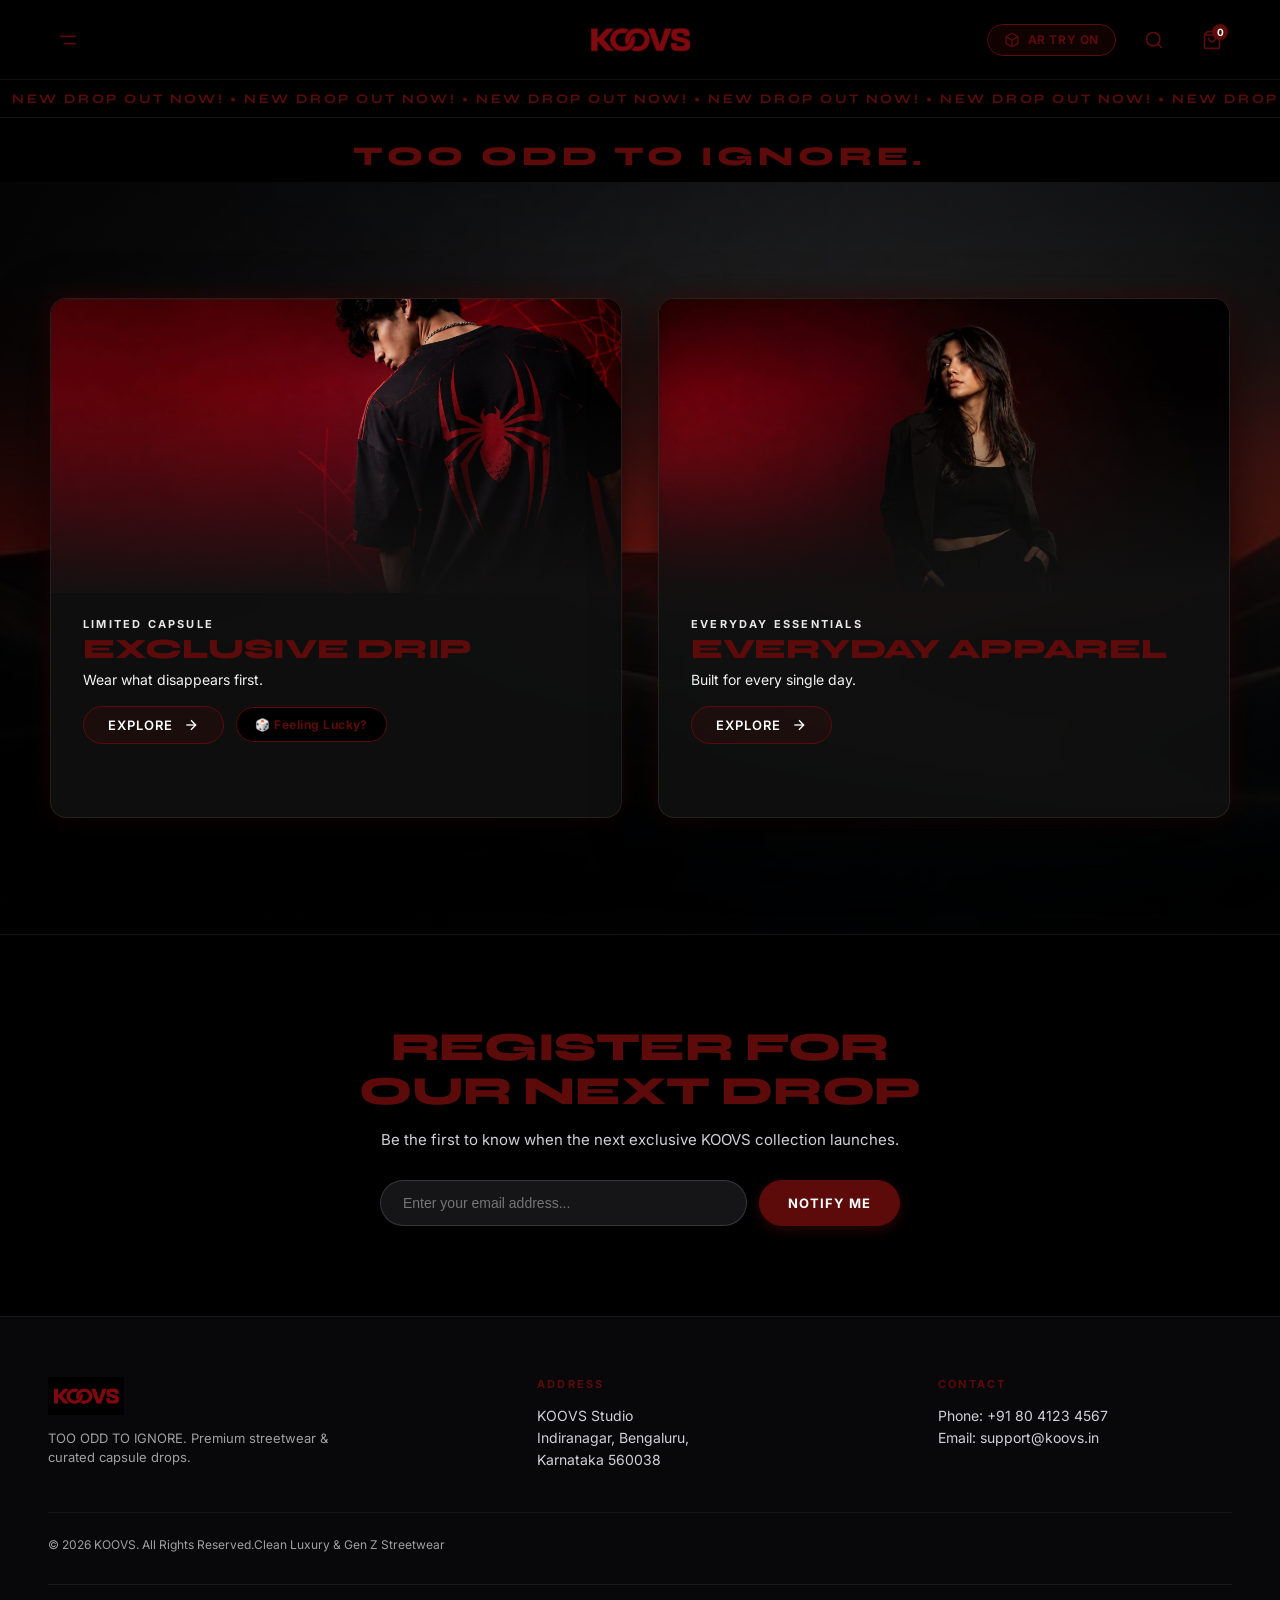
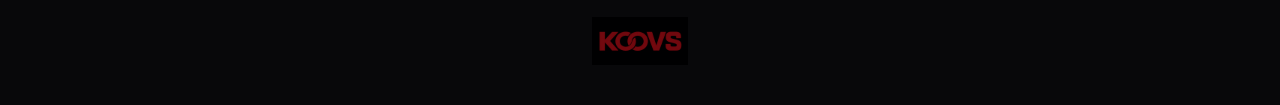
<file: index.html>
<!DOCTYPE html>
<html lang="en">
<head>
  <meta charset="UTF-8" />
  <meta name="viewport" content="width=device-width, initial-scale=1.0" />
  <title>KOOVS — Dark Editorial Streetwear</title>
  <meta name="description" content="KOOVS — Premium Gen Z Streetwear with a bold, dark cinematic identity. Discover Exclusive Drip and Everyday Apparel." />
  
  <!-- Fonts -->
  <link rel="preconnect" href="https://fonts.googleapis.com" />
  <link rel="preconnect" href="https://fonts.gstatic.com" crossorigin />
  <link href="https://fonts.googleapis.com/css2?family=Inter:wght@300;400;500;600;700&family=Syne:wght@700;800;900&display=swap" rel="stylesheet" />
  
  <!-- Icons -->
  <link rel="stylesheet" href="https://cdnjs.cloudflare.com/ajax/libs/font-awesome/6.5.1/css/all.min.css" />
  
  <!-- Styles -->
  <link rel="stylesheet" href="styles.css" />
</head>
<body class="dark-theme has-ticker">

  <!-- ═══════════════════════════════════════════════
       HEADER NAVIGATION
       LEFT: ☰ Menu
       CENTER: KOOVS Logo (Screen Centered)
       RIGHT: AR Try On | Search | Cart
  ══════════════════════════════════════════════════ -->
  <header class="header" id="header">
    <div class="header__inner">

      <!-- LEFT: MENU BUTTON (ICON ONLY, NO TEXT) -->
      <div class="header__left">
        <button class="header__icon-btn" id="menuBtn" aria-label="Open Navigation Menu">
          <svg width="22" height="22" viewBox="0 0 24 24" fill="none" stroke="currentColor" stroke-width="2" stroke-linecap="round" stroke-linejoin="round">
            <line x1="4" y1="8" x2="20" y2="8"></line>
            <line x1="8" y1="16" x2="20" y2="16"></line>
          </svg>
        </button>
      </div>

      <!-- CENTER: BRAND LOGO (OFFICIAL UPLOADED LOGO) -->
      <a href="index.html" class="header__logo-link header__logo-link--centered" aria-label="KOOVS Home">
        <img src="assets/images/koovs_official_logo.png" alt="KOOVS" class="header__logo-img" />
      </a>

      <!-- RIGHT: AR TRY ON, SEARCH, CART ICONS -->
      <div class="header__actions">
        <!-- AR Try-On Quick Access Button -->
        <button class="nav-ar-btn" id="navArBtn" aria-label="AR Virtual Try-On">
          <svg class="nav-ar-btn__icon" width="16" height="16" viewBox="0 0 24 24" fill="none" stroke="currentColor" stroke-width="2">
            <path d="M21 16V8a2 2 0 0 0-1-1.73l-7-4a2 2 0 0 0-2 0l-7 4A2 2 0 0 0 3 8v8a2 2 0 0 0 1 1.73l7 4a2 2 0 0 0 2 0l7-4A2 2 0 0 0 21 16z"></path>
            <polyline points="3.27 6.96 12 12.01 20.73 6.96"></polyline>
            <line x1="12" y1="22.08" x2="12" y2="12"></line>
          </svg>
          <span>AR Try On</span>
        </button>

        <!-- Search Icon -->
        <button class="header__icon-btn" id="searchBtn" aria-label="Search">
          <svg width="20" height="20" viewBox="0 0 24 24" fill="none" stroke="currentColor" stroke-width="2" stroke-linecap="round" stroke-linejoin="round">
            <circle cx="11" cy="11" r="8"></circle>
            <line x1="21" y1="21" x2="16.65" y2="16.65"></line>
          </svg>
        </button>

        <!-- Cart Icon -->
        <button class="header__icon-btn header__cart-btn" id="cartBtn" aria-label="Shopping Bag">
          <svg width="20" height="20" viewBox="0 0 24 24" fill="none" stroke="currentColor" stroke-width="2" stroke-linecap="round" stroke-linejoin="round">
            <path d="M6 2L3 6v14a2 2 0 0 0 2 2h14a2 2 0 0 0 2-2V6l-3-4z"></path>
            <line x1="3" y1="6" x2="21" y2="6"></line>
            <path d="M16 10a4 4 0 0 1-8 0"></path>
          </svg>
          <span class="header__cart-badge" id="cartBadge">0</span>
        </button>
      </div>

    </div>
  </header>

  <!-- ═══════════════════════════════════════════════
       MOBILE MENU DRAWER
  ══════════════════════════════════════════════════ -->
  <div class="menu-drawer" id="menuDrawer" aria-hidden="true">
    <div class="menu-drawer__overlay" id="menuDrawerOverlay"></div>
    <div class="menu-drawer__content">
      <div class="menu-drawer__header">
        <a href="index.html" class="menu-drawer__logo-link" aria-label="KOOVS Home">
          <img src="assets/images/koovs_official_logo.png" alt="KOOVS Logo" class="menu-drawer__logo" />
        </a>
        <button class="menu-drawer__close" id="menuDrawerClose" aria-label="Close menu">
          <i class="fa-solid fa-xmark"></i>
        </button>
      </div>
      <nav class="menu-drawer__links">
        <a href="index.html" class="menu-drawer__link active">HOME</a>
        <a href="exclusive-drip.html" class="menu-drawer__link">EXCLUSIVE DRIP</a>
        <a href="everyday-apparel.html" class="menu-drawer__link highlight-link">EVERYDAY APPAREL</a>
        <a href="everyday-apparel.html" class="menu-drawer__link">DAILY ESSENTIALS</a>
        <a href="#" class="menu-drawer__link trigger-ar-modal">AR VIRTUAL FITTING</a>
      </nav>
      <div class="menu-drawer__footer">
        <a href="profile.html" class="menu-drawer__settings-link">
          <i class="fa-solid fa-user"></i>
          <span>Your Profile</span>
        </a>
        <a href="#" class="menu-drawer__settings-link" id="settingsBtn">
          <i class="fa-solid fa-gear"></i>
          <span>Settings</span>
        </a>
        <p class="menu-drawer__brand-tag">TOO ODD TO IGNORE.</p>
      </div>
    </div>
  </div>

  <!-- ═══════════════════════════════════════════════
       SCROLLING BRAND ANNOUNCEMENT MARQUEE ("NEW DROP OUT NOW!")
  ══════════════════════════════════════════════════ -->
  <aside class="brand-ticker-bar" aria-label="Brand Announcement Ticker">
    <div class="brand-ticker__track">
      <span class="brand-ticker__text">NEW DROP OUT NOW! • NEW DROP OUT NOW! • NEW DROP OUT NOW! • NEW DROP OUT NOW! • NEW DROP OUT NOW! • NEW DROP OUT NOW! • NEW DROP OUT NOW! • </span>
      <span class="brand-ticker__text">NEW DROP OUT NOW! • NEW DROP OUT NOW! • NEW DROP OUT NOW! • NEW DROP OUT NOW! • NEW DROP OUT NOW! • NEW DROP OUT NOW! • NEW DROP OUT NOW! • </span>
    </div>
  </aside>

  <!-- ═══════════════════════════════════════════════
       FLOATING BRAND TAGLINE STATEMENT (NO SEPARATE CONTAINER BACKGROUND)
  ══════════════════════════════════════════════════ -->
  <div class="floating-tagline">
    <h2 class="floating-tagline__text font-milker">TOO ODD TO IGNORE.</h2>
  </div>

  <!-- ═══════════════════════════════════════════════
       HERO SECTION
  ══════════════════════════════════════════════════ -->
  <section class="hero" id="hero">
    
    <!-- DARK HERO BACKDROP IMAGE -->
    <div class="hero__bg-container">
      <img src="assets/images/hero_bg_dark.jpg" alt="KOOVS Dark Horizon Editorial" class="hero__bg-img" />
      <div class="hero__bg-overlay"></div>
    </div>

    <div class="hero__container">
      
      <!-- HERO CARDS GRID -->
      <div class="hero__cards-grid">
        
        <!-- CARD 1: EXCLUSIVE DRIP -->
        <article class="hero-card hero-card--drip" id="cardDrip">
          <div class="hero-card__image-wrap">
            <img src="assets/images/exclusive_drip_new.png" alt="Exclusive Drip Campaign" class="hero-card__img" />
            <div class="hero-card__img-overlay"></div>
          </div>
          
          <div class="hero-card__content">
            <span class="hero-card__category">LIMITED CAPSULE</span>
            <h2 class="hero-card__title font-milker">Exclusive Drip</h2>
            <p class="hero-card__desc">Wear what disappears first.</p>
            
            <div class="hero-card__actions">
              <a href="exclusive-drip.html" class="hero-btn">
                <span>Explore</span>
                <svg class="hero-btn__arrow" width="16" height="16" viewBox="0 0 24 24" fill="none" stroke="currentColor" stroke-width="2">
                  <line x1="5" y1="12" x2="19" y2="12"></line>
                  <polyline points="12 5 19 12 12 19"></polyline>
                </svg>
              </a>

              <button class="hero-btn-lucky" id="heroFeelingLuckyBtn" title="Random Drop Generator">
                <span>🎲 Feeling Lucky?</span>
              </button>
            </div>
          </div>
        </article>

        <!-- CARD 2: EVERYDAY APPAREL -->
        <article class="hero-card hero-card--everyday" id="cardEveryday">
          <div class="hero-card__image-wrap">
            <img src="assets/images/everyday_apparel_landscape.png" alt="Everyday Apparel Campaign" class="hero-card__img hero-card__img--everyday" />
            <div class="hero-card__img-overlay"></div>
          </div>
          
          <div class="hero-card__content">
            <span class="hero-card__category">EVERYDAY ESSENTIALS</span>
            <h2 class="hero-card__title font-milker">Everyday Apparel</h2>
            <p class="hero-card__desc">Built for every single day.</p>
            
            <div class="hero-card__actions">
              <a href="everyday-apparel.html" class="hero-btn">
                <span>Explore</span>
                <svg class="hero-btn__arrow" width="16" height="16" viewBox="0 0 24 24" fill="none" stroke="currentColor" stroke-width="2">
                  <line x1="5" y1="12" x2="19" y2="12"></line>
                  <polyline points="12 5 19 12 12 19"></polyline>
                </svg>
              </a>
            </div>
          </div>
        </article>

      </div>

    </div>

  </section>

  <!-- ═══════════════════════════════════════════════
       "REGISTER FOR OUR NEXT DROP" SUBSCRIPTION SECTION
  ══════════════════════════════════════════════════ -->
  <section class="subscribe-section" id="dropSubscribe">
    <div class="subscribe-container">
      <h2 class="subscribe-title font-milker">Register for Our Next Drop</h2>
      <p class="subscribe-subtitle">Be the first to know when the next exclusive KOOVS collection launches.</p>
      <form class="subscribe-form" id="subscribeForm" onsubmit="event.preventDefault(); alert('You\'re registered for the next exclusive KOOVS drop!');">
        <input type="email" class="subscribe-input" placeholder="Enter your email address..." required aria-label="Email address" />
        <button type="submit" class="subscribe-btn">Notify Me</button>
      </form>
    </div>
  </section>

  <!-- ═══════════════════════════════════════════════
       MINIMALIST FOOTER
  ══════════════════════════════════════════════════ -->
  <footer class="footer">
    <div class="footer-inner">
      <div class="footer-brand">
        <a href="index.html" aria-label="KOOVS Home">
          <img src="assets/images/koovs_official_logo.png" alt="KOOVS Logo" class="footer-brand-logo" />
        </a>
        <p class="footer-tagline">TOO ODD TO IGNORE. Premium streetwear &amp; curated capsule drops.</p>
      </div>

      <div class="footer-address">
        <h4 class="footer-block-title">ADDRESS</h4>
        <p class="footer-text">
          KOOVS Studio<br />
          Indiranagar, Bengaluru,<br />
          Karnataka 560038
        </p>
      </div>

      <div class="footer-contact">
        <h4 class="footer-block-title">CONTACT</h4>
        <p class="footer-text">
          Phone: +91 80 4123 4567<br />
          Email: <a href="mailto:support@koovs.in">support@koovs.in</a>
        </p>
      </div>
    </div>

    <div class="footer-bottom">
      <p>&copy; 2026 KOOVS. All Rights Reserved.</p>
      <p>Clean Luxury &amp; Gen Z Streetwear</p>
    </div>

    <!-- OFFICIAL KOOVS BRAND SIGNOFF -->
    <div class="footer-signoff-bar">
      <img src="assets/images/koovs_official_logo.png" alt="KOOVS Official Sign-off Logo" class="footer-signoff-logo" />
    </div>
  </footer>

  <!-- ═══════════════════════════════════════════════
       CAMERA AR TRY-ON MODAL ENGINE
  ══════════════════════════════════════════════════ -->
  <div class="ar-modal" id="arModal" aria-hidden="true">
    <div class="ar-modal__overlay" id="arModalOverlay"></div>
    <div class="ar-modal__container">
      <div class="ar-modal__header">
        <div class="ar-modal__title-wrap">
          <span class="ar-modal__badge">KOOVS AR ENGINE v2.6</span>
          <h3 class="ar-modal__title font-milker">Live AR Fitting Room</h3>
        </div>
        <button class="ar-modal__close" id="arModalClose" aria-label="Close AR Modal">
          <i class="fa-solid fa-xmark"></i>
        </button>
      </div>

      <div class="ar-modal__viewport">
        <video id="arVideoFeed" autoplay playsinline muted class="ar-modal__video"></video>
        
        <div class="ar-modal__reticle" id="arReticle">
          <div class="ar-modal__reticle-frame"></div>
          <div class="ar-modal__reticle-scanline"></div>
          <span class="ar-modal__reticle-text">ALIGN UPPER BODY WITHIN FRAME</span>
        </div>

        <div class="ar-modal__prompt" id="arPrompt">
          <i class="fa-solid fa-camera"></i>
          <p>Requesting camera permission...</p>
          <span class="ar-modal__prompt-sub">Real-time 3D posture mapping ready for WebXR / Snap Kit integration.</span>
        </div>
      </div>

      <div class="ar-modal__controls">
        <button class="ar-modal__btn" id="arSwitchCameraBtn">
          <i class="fa-solid fa-camera-rotate"></i>
          <span>Switch View</span>
        </button>
        <button class="ar-modal__btn ar-modal__btn--capture" id="arCaptureBtn">
          <i class="fa-solid fa-aperture"></i>
          <span>Snapshot Fit</span>
        </button>
      </div>
    </div>
  </div>

  <!-- ═══════════════════════════════════════════════
       INTERACTIVE SEARCH MODAL
  ══════════════════════════════════════════════════ -->
  <div class="search-modal" id="searchModal" aria-hidden="true">
    <div class="search-modal__overlay" id="searchModalOverlay"></div>
    <div class="search-modal__container">
      <div class="search-modal__header">
        <div class="search-modal__input-wrap">
          <i class="fa-solid fa-magnifying-glass search-modal__icon"></i>
          <input type="text" class="search-modal__input" id="searchInput" placeholder="Search catalog, drops, tees, hoodies..." autocomplete="off" />
        </div>
        <button class="search-modal__close" id="searchModalClose" aria-label="Close Search">
          <i class="fa-solid fa-xmark"></i>
        </button>
      </div>
      <div class="search-modal__results" id="searchResults">
        <p class="search-modal__hint">Type to search KOOVS limited drops &amp; essentials...</p>
      </div>
    </div>
  </div>

  <!-- ═══════════════════════════════════════════════
       INTERACTIVE CART SLIDE-OVER DRAWER
  ══════════════════════════════════════════════════ -->
  <div class="cart-drawer" id="cartDrawer" aria-hidden="true">
    <div class="cart-drawer__overlay" id="cartDrawerOverlay"></div>
    <div class="cart-drawer__content">
      <div class="cart-drawer__header">
        <div class="cart-drawer__title-wrap">
          <i class="fa-solid fa-bag-shopping"></i>
          <h3>YOUR BAG</h3>
          <span class="cart-drawer__badge" id="cartDrawerCount">0</span>
        </div>
        <button class="cart-drawer__close" id="cartDrawerClose" aria-label="Close Cart">
          <i class="fa-solid fa-xmark"></i>
        </button>
      </div>
      <div class="cart-drawer__items" id="cartItemsList">
        <div class="cart-drawer__empty">
          <i class="fa-solid fa-bag-shopping"></i>
          <p>Your shopping bag is empty.</p>
        </div>
      </div>
      <div class="cart-drawer__footer">
        <div class="cart-drawer__total-row">
          <span>Subtotal</span>
          <span class="cart-drawer__subtotal" id="cartSubtotal">₹0</span>
        </div>
        <button class="cart-drawer__checkout-btn" id="checkoutBtn">
          <span>PROCEED TO CHECKOUT</span>
          <i class="fa-solid fa-arrow-right"></i>
        </button>
      </div>
    </div>
  </div>

  <!-- ═══════════════════════════════════════════════
       FIT MATCH & ADDED TO CART TOAST
  ══════════════════════════════════════════════════ -->
  <div class="fit-toast" id="fitToast" aria-hidden="true">
    <div class="fit-toast__icon"><i class="fa-solid fa-check"></i></div>
    <div class="fit-toast__content">
      <h4 class="fit-toast__title">Added to Cart</h4>
      <p class="fit-toast__vibe" id="fitToastVibe">✨ Matches your vibe: 96%</p>
    </div>
  </div>

  <!-- JavaScript -->
  <script src="app.js"></script>
</body>
</html>
</file>
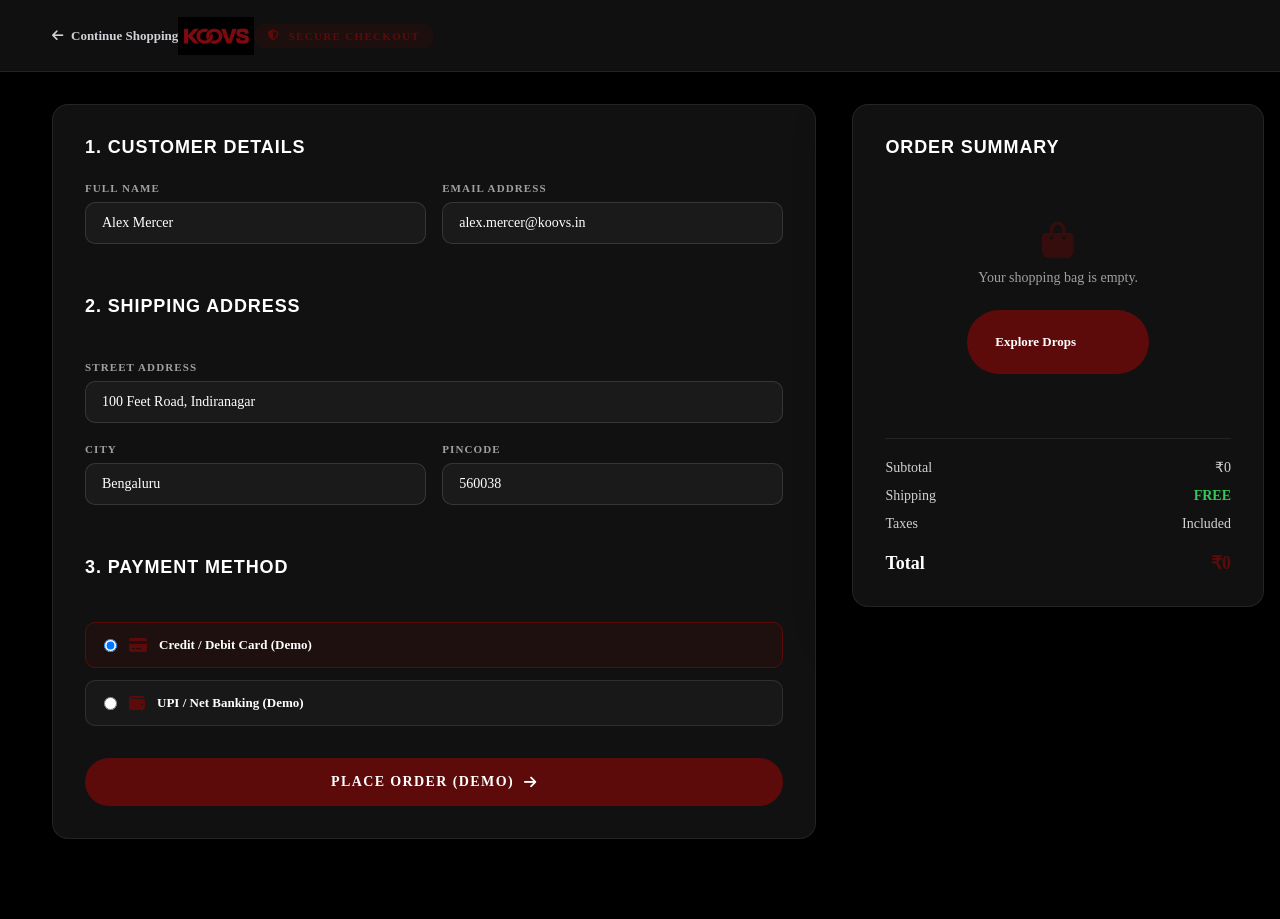
<file: checkout.html>
<!DOCTYPE html>
<html lang="en">
<head>
  <meta charset="UTF-8" />
  <meta name="viewport" content="width=device-width, initial-scale=1.0" />
  <title>Checkout | KOOVS Exclusive</title>
  <meta name="description" content="Complete your KOOVS order. High-street streetwear & limited drop collection." />

  <!-- Fonts & Icons -->
  <link rel="preconnect" href="https://fonts.googleapis.com" />
  <link rel="preconnect" href="https://fonts.gstatic.com" crossorigin />
  <link href="https://fonts.googleapis.com/css2?family=Plus+Jakarta+Sans:wght@300;400;500;600;700;800&display=swap" rel="stylesheet" />
  <link rel="stylesheet" href="https://cdnjs.cloudflare.com/ajax/libs/font-awesome/6.4.0/css/all.min.css" />
  <link rel="stylesheet" href="styles.css" />
</head>
<body class="checkout-page">

  <!-- INDEPENDENT CHECKOUT HEADER -->
  <header class="checkout-header">
    <div class="checkout-header__container">
      <a href="index.html" class="checkout-header__back" aria-label="Continue Shopping">
        <i class="fa-solid fa-arrow-left"></i>
        <span>Continue Shopping</span>
      </a>

      <a href="index.html" class="checkout-header__brand" aria-label="KOOVS Home">
        <img src="assets/images/koovs_official_logo.png" alt="KOOVS Official Logo" class="checkout-header__logo" />
      </a>

      <div class="checkout-header__secure">
        <i class="fa-solid fa-shield-halved"></i>
        <span>SECURE CHECKOUT</span>
      </div>
    </div>
  </header>

  <!-- MAIN DEDICATED CHECKOUT LAYOUT -->
  <main class="checkout-main">
    <div class="checkout-container">
      
      <!-- LEFT (65%): CUSTOMER DETAILS, SHIPPING & PAYMENT -->
      <section class="checkout-section checkout-form-section">
        <h2 class="checkout-section__title">1. Customer Details</h2>
        <form class="checkout-form" id="checkoutForm" onsubmit="return false;">
          <div class="form-row">
            <div class="form-group">
              <label for="fullName">Full Name</label>
              <input type="text" id="fullName" placeholder="e.g. Aarav Sharma" required value="Alex Mercer" />
            </div>
            <div class="form-group">
              <label for="emailAddr">Email Address</label>
              <input type="email" id="emailAddr" placeholder="alex@koovs.in" required value="alex.mercer@koovs.in" />
            </div>
          </div>

          <h2 class="checkout-section__title" style="margin-top: 32px;">2. Shipping Address</h2>
          <div class="form-group">
            <label for="streetAddr">Street Address</label>
            <input type="text" id="streetAddr" placeholder="House No., Street Name, Area" required value="100 Feet Road, Indiranagar" />
          </div>

          <div class="form-row">
            <div class="form-group">
              <label for="cityName">City</label>
              <input type="text" id="cityName" placeholder="Bengaluru" required value="Bengaluru" />
            </div>
            <div class="form-group">
              <label for="pincode">Pincode</label>
              <input type="text" id="pincode" placeholder="560038" required value="560038" />
            </div>
          </div>

          <h2 class="checkout-section__title" style="margin-top: 32px;">3. Payment Method</h2>
          <div class="payment-options">
            <label class="payment-card active">
              <input type="radio" name="paymentMethod" checked />
              <i class="fa-solid fa-credit-card"></i>
              <span>Credit / Debit Card (Demo)</span>
            </label>
            <label class="payment-card">
              <input type="radio" name="paymentMethod" />
              <i class="fa-solid fa-wallet"></i>
              <span>UPI / Net Banking (Demo)</span>
            </label>
          </div>

          <button type="submit" class="place-order-btn" id="placeOrderBtn">
            <span>PLACE ORDER (DEMO)</span>
            <i class="fa-solid fa-arrow-right"></i>
          </button>
        </form>
      </section>

      <!-- RIGHT (35%): ORDER SUMMARY -->
      <section class="checkout-section checkout-summary-section">
        <h2 class="checkout-section__title">Order Summary</h2>
        <div class="checkout-items-list" id="checkoutItemsList">
          <!-- Dynamic checkout items -->
        </div>

        <div class="checkout-totals">
          <div class="checkout-total-row">
            <span>Subtotal</span>
            <span id="checkoutSubtotal">₹0</span>
          </div>
          <div class="checkout-total-row">
            <span>Shipping</span>
            <span class="free-shipping">FREE</span>
          </div>
          <div class="checkout-total-row">
            <span>Taxes</span>
            <span>Included</span>
          </div>
          <div class="checkout-total-row checkout-grand-total">
            <span>Total</span>
            <span id="checkoutGrandTotal">₹0</span>
          </div>
        </div>
      </section>

    </div>
  </main>

  <!-- ORDER SUCCESS CONFIRMATION MODAL -->
  <div class="checkout-modal" id="orderSuccessModal" aria-hidden="true">
    <div class="checkout-modal__overlay"></div>
    <div class="checkout-modal__card">
      <div class="checkout-modal__icon">
        <i class="fa-solid fa-circle-check"></i>
      </div>
      <h2 class="checkout-modal__title font-milker">Demo Checkout Complete!</h2>
      <p class="checkout-modal__desc">
        Your demo order <strong id="demoOrderId">#KOOVS-84920</strong> has been placed successfully. No real payment was processed.
      </p>
      <div class="checkout-modal__badge">✅ ORDER CONFIRMED</div>
      <a href="index.html" class="checkout-modal__home-btn">
        <span>Back to Store</span>
        <i class="fa-solid fa-house"></i>
      </a>
    </div>
  </footer>

  <footer class="inner-page-footer">
    <div class="inner-page-footer__container">
      <a href="index.html" aria-label="KOOVS Home">
        <img src="assets/images/koovs_official_logo.png" alt="KOOVS Official Logo" class="inner-page-footer__logo" />
      </a>
    </div>
  </footer>

  <script src="app.js"></script>
</body>
</html>
</file>
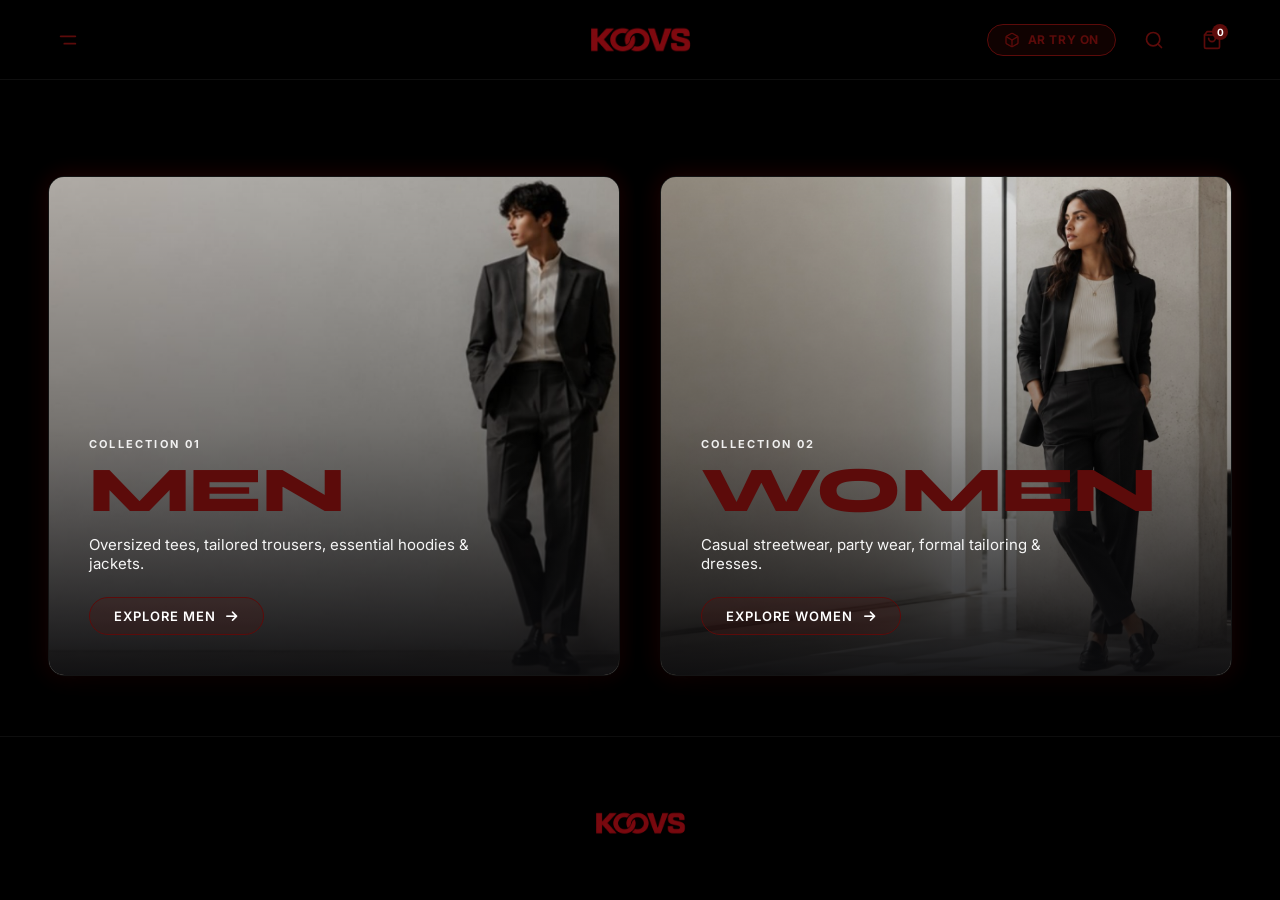
<file: everyday-apparel.html>
<!DOCTYPE html>
<html lang="en">
<head>
  <meta charset="UTF-8" />
  <meta name="viewport" content="width=device-width, initial-scale=1.0" />
  <title>Everyday Apparel — KOOVS Essentials</title>
  <meta name="description" content="KOOVS Everyday Apparel — Daily streetwear essentials, oversized tees, hoodies, and casual luxury for Men and Women." />
  
  <!-- Fonts -->
  <link rel="preconnect" href="https://fonts.googleapis.com" />
  <link rel="preconnect" href="https://fonts.gstatic.com" crossorigin />
  <link href="https://fonts.googleapis.com/css2?family=Inter:wght@300;400;500;600;700&family=Syne:wght@700;800;900&display=swap" rel="stylesheet" />
  
  <!-- Icons -->
  <link rel="stylesheet" href="https://cdnjs.cloudflare.com/ajax/libs/font-awesome/6.5.1/css/all.min.css" />
  
  <!-- Styles -->
  <link rel="stylesheet" href="styles.css" />
</head>
<body class="dark-theme collection-page">

  <!-- ═══════════════════════════════════════════════
       HEADER NAVIGATION (STRICT RIGHT-ALIGNED ICONS)
  ══════════════════════════════════════════════════ -->
  <header class="header" id="header">
    <div class="header__inner">

      <!-- LEFT: MENU BUTTON (ICON ONLY, NO TEXT) -->
      <div class="header__left">
        <button class="header__icon-btn" id="menuBtn" aria-label="Open Navigation Menu">
          <svg width="22" height="22" viewBox="0 0 24 24" fill="none" stroke="currentColor" stroke-width="2" stroke-linecap="round" stroke-linejoin="round">
            <line x1="4" y1="8" x2="20" y2="8"></line>
            <line x1="8" y1="16" x2="20" y2="16"></line>
          </svg>
        </button>
      </div>

      <!-- CENTER: BRAND LOGO (OFFICIAL UPLOADED LOGO) -->
      <a href="index.html" class="header__logo-link header__logo-link--centered" aria-label="KOOVS Home">
        <img src="assets/images/koovs_official_logo.png" alt="KOOVS" class="header__logo-img" />
      </a>

      <!-- RIGHT: AR TRY ON, SEARCH, CART ICONS -->
      <div class="header__actions">
        <!-- AR Try-On Quick Access Button -->
        <button class="nav-ar-btn" id="navArBtn" aria-label="AR Virtual Try-On">
          <svg class="nav-ar-btn__icon" width="16" height="16" viewBox="0 0 24 24" fill="none" stroke="currentColor" stroke-width="2">
            <path d="M21 16V8a2 2 0 0 0-1-1.73l-7-4a2 2 0 0 0-2 0l-7 4A2 2 0 0 0 3 8v8a2 2 0 0 0 1 1.73l7 4a2 2 0 0 0 2 0l7-4A2 2 0 0 0 21 16z"></path>
            <polyline points="3.27 6.96 12 12.01 20.73 6.96"></polyline>
            <line x1="12" y1="22.08" x2="12" y2="12"></line>
          </svg>
          <span>AR Try On</span>
        </button>

        <!-- Search Icon -->
        <button class="header__icon-btn" id="searchBtn" aria-label="Search">
          <svg width="20" height="20" viewBox="0 0 24 24" fill="none" stroke="currentColor" stroke-width="2" stroke-linecap="round" stroke-linejoin="round">
            <circle cx="11" cy="11" r="8"></circle>
            <line x1="21" y1="21" x2="16.65" y2="16.65"></line>
          </svg>
        </button>

        <!-- Cart Icon -->
        <button class="header__icon-btn header__cart-btn" id="cartBtn" aria-label="Shopping Bag">
          <svg width="20" height="20" viewBox="0 0 24 24" fill="none" stroke="currentColor" stroke-width="2" stroke-linecap="round" stroke-linejoin="round">
            <path d="M6 2L3 6v14a2 2 0 0 0 2 2h14a2 2 0 0 0 2-2V6l-3-4z"></path>
            <line x1="3" y1="6" x2="21" y2="6"></line>
            <path d="M16 10a4 4 0 0 1-8 0"></path>
          </svg>
          <span class="header__cart-badge" id="cartBadge">0</span>
        </button>
      </div>

    </div>
  </header>

  <!-- ═══════════════════════════════════════════════
       MOBILE MENU DRAWER
  ══════════════════════════════════════════════════ -->
  <div class="menu-drawer" id="menuDrawer" aria-hidden="true">
    <div class="menu-drawer__overlay" id="menuDrawerOverlay"></div>
    <div class="menu-drawer__content">
      <div class="menu-drawer__header">
        <a href="index.html" class="menu-drawer__logo-link" aria-label="KOOVS Home">
          <img src="assets/images/koovs_official_logo.png" alt="KOOVS Logo" class="menu-drawer__logo" />
        </a>
        <button class="menu-drawer__close" id="menuDrawerClose" aria-label="Close menu">
          <i class="fa-solid fa-xmark"></i>
        </button>
      </div>
      <nav class="menu-drawer__links">
        <a href="index.html" class="menu-drawer__link">HOME</a>
        <a href="exclusive-drip.html" class="menu-drawer__link">EXCLUSIVE DRIP</a>
        <a href="everyday-apparel.html" class="menu-drawer__link active highlight-link">EVERYDAY APPAREL</a>
        <a href="everyday-apparel.html" class="menu-drawer__link">DAILY ESSENTIALS</a>
        <a href="#" class="menu-drawer__link trigger-ar-modal">AR VIRTUAL FITTING</a>
      </nav>
      <div class="menu-drawer__footer">
        <a href="profile.html" class="menu-drawer__settings-link">
          <i class="fa-solid fa-user"></i>
          <span>Your Profile</span>
        </a>
        <a href="#" class="menu-drawer__settings-link" id="settingsBtn">
          <i class="fa-solid fa-gear"></i>
          <span>Settings</span>
        </a>
        <p class="menu-drawer__brand-tag">TOO ODD TO IGNORE.</p>
      </div>
    </div>
  </div>

  <!-- ═══════════════════════════════════════════════
       INITIAL GENDER SELECTION (MEN / WOMEN)
  ══════════════════════════════════════════════════ -->
  <section class="ea-gender-selection" id="genderSelectionView" style="margin-top: calc(var(--header-height) + 16px);">
    <div class="gender-container">
      
      <!-- MEN CARD -->
      <div class="gender-card" id="selectMenBtn">
        <div class="gender-card__bg">
          <img src="assets/images/men_banner.png" alt="KOOVS Men Collection" class="gender-card__img" />
          <div class="gender-card__overlay"></div>
        </div>
        <div class="gender-card__content">
          <span class="gender-card__tag">COLLECTION 01</span>
          <h2 class="gender-card__title font-milker">MEN</h2>
          <p class="gender-card__desc">Oversized tees, tailored trousers, essential hoodies & jackets.</p>
          <button class="hero-btn">
            <span>Explore Men</span>
            <i class="fa-solid fa-arrow-right"></i>
          </button>
        </div>
      </div>

      <!-- WOMEN CARD -->
      <div class="gender-card" id="selectWomenBtn">
        <div class="gender-card__bg">
          <img src="assets/images/women_banner.png" alt="KOOVS Women Collection" class="gender-card__img" />
          <div class="gender-card__overlay"></div>
        </div>
        <div class="gender-card__content">
          <span class="gender-card__tag">COLLECTION 02</span>
          <h2 class="gender-card__title font-milker">WOMEN</h2>
          <p class="gender-card__desc">Casual streetwear, party wear, formal tailoring & dresses.</p>
          <button class="hero-btn">
            <span>Explore Women</span>
            <i class="fa-solid fa-arrow-right"></i>
          </button>
        </div>
      </div>

    </div>
  </section>

  <!-- ═══════════════════════════════════════════════
       EDITORIAL SHOWCASE VIEW (SLIDING HERO BANNER + THIN CATEGORY BAR + 3D CIRCULAR CAROUSEL)
  ══════════════════════════════════════════════════ -->
  <section class="ea-showcase-view" id="showcaseView" style="display: none;">
    
    <!-- 60% HERO SLIDING BANNER (SLIDES IN SMOOTHLY FROM LEFT) -->
    <div class="ea-hero-banner" id="eaHeroBanner">
      <div class="ea-hero-banner__bg">
        <img src="assets/images/men_banner.png" alt="KOOVS Hero Banner" id="eaBannerImg" class="ea-hero-banner__img" />
        <div class="ea-hero-banner__overlay"></div>
      </div>

      <div class="ea-hero-banner__content">
        <button class="ea-switch-gender-btn" id="switchGenderBtn">
          <i class="fa-solid fa-arrows-rotate"></i>
          <span id="switchGenderLabel">Switch to Women</span>
        </button>

        <span class="ea-hero-banner__tag" id="bannerTag">COLLECTION 01</span>
        <h1 class="ea-hero-banner__title font-milker" id="bannerTitle">MEN'S ESSENTIALS</h1>
        <p class="ea-hero-banner__desc" id="bannerDesc">Clean, wearable daily silhouettes built for every single day.</p>
      </div>
    </div>

    <!-- THIN MINIMAL HORIZONTAL CATEGORY BAR -->
    <nav class="thin-category-bar" id="thinCategoryBar">
      <div class="thin-category-bar__scroll" id="thinCategoryList">
        <!-- Dynamically populated category pills -->
      </div>
    </nav>

    <!-- CATALOG TOOLBAR (SORT BY & FILTER CONTROLS) -->
    <div class="catalog-toolbar">
      <div class="catalog-toolbar__inner">
        
        <!-- SORT BY BUTTON & DROPDOWN -->
        <div class="toolbar-dropdown" id="sortDropdown">
          <button class="toolbar-btn" id="sortBtn" aria-expanded="false" aria-label="Sort options">
            <span>Sort By</span>
            <i class="fa-solid fa-chevron-down toolbar-btn__chevron"></i>
          </button>
          <div class="toolbar-menu" id="sortMenu">
            <button class="toolbar-option active" data-sort="newest">Newest</button>
            <button class="toolbar-option" data-sort="low-high">Price: Low to High</button>
            <button class="toolbar-option" data-sort="high-low">Price: High to Low</button>
            <button class="toolbar-option" data-sort="featured">Featured</button>
          </div>
        </div>

        <!-- FILTER BUTTON & DROPDOWN -->
        <div class="toolbar-dropdown" id="filterDropdown">
          <button class="toolbar-btn" id="filterBtn" aria-expanded="false" aria-label="Filter options">
            <span>Filter</span>
            <i class="fa-solid fa-chevron-down toolbar-btn__chevron"></i>
          </button>
          <div class="toolbar-menu" id="filterMenu">
            <div class="filter-group">
              <span class="filter-group__label">SIZE</span>
              <div class="filter-pills">
                <span class="filter-pill">S</span>
                <span class="filter-pill active">M</span>
                <span class="filter-pill">L</span>
                <span class="filter-pill">XL</span>
              </div>
            </div>
            <div class="filter-group">
              <span class="filter-group__label">COLOR</span>
              <div class="filter-pills">
                <span class="filter-pill active">Deep Black</span>
                <span class="filter-pill">Oxblood Red</span>
                <span class="filter-pill">Washed Grey</span>
              </div>
            </div>
            <div class="filter-group">
              <span class="filter-group__label">AVAILABILITY</span>
              <div class="filter-pills">
                <span class="filter-pill active">In Stock</span>
                <span class="filter-pill">Pre-Order</span>
              </div>
            </div>
          </div>
        </div>

      </div>
    </div>

    <!-- 3D INFINITE CIRCULAR CAROUSEL CATALOG -->
    <div class="carousel-section" style="padding-top: 10px;">
      <div class="carousel-instructions">
        <span class="carousel-hint-tag"><i class="fa-solid fa-arrows-spin"></i> 3D ROTATING SHOWCASE WHEEL</span>
        <p>Scroll your mouse wheel or drag to rotate through the infinite 3D circular catalog</p>
      </div>

      <!-- 3D STAGE -->
      <div class="circular-stage" id="circularStage">
        <div class="circular-ring" id="circularRing">
          <!-- Dynamically populated circular cards for selected category -->
        </div>
      </div>

      <!-- SPOTLIGHT CONTROL BAR BELOW WHEEL -->
      <div class="spotlight-bar" id="spotlightBar">
        <div class="spotlight-info">
          <span class="spotlight-tag" id="spotlightTag">EVERYDAY ESSENTIALS</span>
          <h2 class="spotlight-title font-milker" id="spotlightTitle">Oversized Heavyweight Tee</h2>
          <span class="spotlight-price" id="spotlightPrice">₹5,499</span>
        </div>
        
        <a href="product-detail.html?id=men-1" class="spotlight-cta-btn" id="spotlightCta">
          <span>Inspect Garment</span>
          <svg width="18" height="18" viewBox="0 0 24 24" fill="none" stroke="currentColor" stroke-width="2">
            <line x1="5" y1="12" x2="19" y2="12"></line>
            <polyline points="12 5 19 12 12 19"></polyline>
          </svg>
        </a>
      </div>
    </div>

  </section>

  <!-- ═══════════════════════════════════════════════
       INNER PAGE BRAND SIGNOFF (CENTERED LOGO ONLY)
  ══════════════════════════════════════════════════ -->
  <footer class="inner-page-footer">
    <div class="inner-page-footer__container">
      <a href="index.html" aria-label="KOOVS Home">
        <img src="assets/images/koovs_official_logo.png" alt="KOOVS Official Logo" class="inner-page-footer__logo" />
      </a>
    </div>
  </footer>

  <!-- ═══════════════════════════════════════════════
       CAMERA AR TRY-ON MODAL ENGINE
  ══════════════════════════════════════════════════ -->
  <div class="ar-modal" id="arModal" aria-hidden="true">
    <div class="ar-modal__overlay" id="arModalOverlay"></div>
    <div class="ar-modal__container">
      <div class="ar-modal__header">
        <div class="ar-modal__title-wrap">
          <span class="ar-modal__badge">KOOVS AR ENGINE v2.6</span>
          <h3 class="ar-modal__title font-milker">Live AR Fitting Room</h3>
        </div>
        <button class="ar-modal__close" id="arModalClose" aria-label="Close AR Modal">
          <i class="fa-solid fa-xmark"></i>
        </button>
      </div>

      <div class="ar-modal__viewport">
        <video id="arVideoFeed" autoplay playsinline muted class="ar-modal__video"></video>
        
        <div class="ar-modal__reticle" id="arReticle">
          <div class="ar-modal__reticle-frame"></div>
          <div class="ar-modal__reticle-scanline"></div>
          <span class="ar-modal__reticle-text">ALIGN UPPER BODY WITHIN FRAME</span>
        </div>

        <div class="ar-modal__prompt" id="arPrompt">
          <i class="fa-solid fa-camera"></i>
          <p>Requesting camera permission...</p>
          <span class="ar-modal__prompt-sub">Real-time 3D posture mapping ready for WebXR / Snap Kit integration.</span>
        </div>
      </div>

      <div class="ar-modal__controls">
        <button class="ar-modal__btn" id="arSwitchCameraBtn">
          <i class="fa-solid fa-camera-rotate"></i>
          <span>Switch View</span>
        </button>
        <button class="ar-modal__btn ar-modal__btn--capture" id="arCaptureBtn">
          <i class="fa-solid fa-aperture"></i>
          <span>Snapshot Fit</span>
        </button>
      </div>
    </div>
  </div>

  <!-- ═══════════════════════════════════════════════
       INTERACTIVE SEARCH MODAL
  ══════════════════════════════════════════════════ -->
  <div class="search-modal" id="searchModal" aria-hidden="true">
    <div class="search-modal__overlay" id="searchModalOverlay"></div>
    <div class="search-modal__container">
      <div class="search-modal__header">
        <div class="search-modal__input-wrap">
          <i class="fa-solid fa-magnifying-glass search-modal__icon"></i>
          <input type="text" class="search-modal__input" id="searchInput" placeholder="Search catalog, drops, tees, hoodies..." autocomplete="off" />
        </div>
        <button class="search-modal__close" id="searchModalClose" aria-label="Close Search">
          <i class="fa-solid fa-xmark"></i>
        </button>
      </div>
      <div class="search-modal__results" id="searchResults">
        <p class="search-modal__hint">Type to search KOOVS limited drops &amp; essentials...</p>
      </div>
    </div>
  </div>

  <!-- ═══════════════════════════════════════════════
       INTERACTIVE CART SLIDE-OVER DRAWER
  ══════════════════════════════════════════════════ -->
  <div class="cart-drawer" id="cartDrawer" aria-hidden="true">
    <div class="cart-drawer__overlay" id="cartDrawerOverlay"></div>
    <div class="cart-drawer__content">
      <div class="cart-drawer__header">
        <div class="cart-drawer__title-wrap">
          <i class="fa-solid fa-bag-shopping"></i>
          <h3>YOUR BAG</h3>
          <span class="cart-drawer__badge" id="cartDrawerCount">0</span>
        </div>
        <button class="cart-drawer__close" id="cartDrawerClose" aria-label="Close Cart">
          <i class="fa-solid fa-xmark"></i>
        </button>
      </div>
      <div class="cart-drawer__items" id="cartItemsList">
        <div class="cart-drawer__empty">
          <i class="fa-solid fa-bag-shopping"></i>
          <p>Your shopping bag is empty.</p>
        </div>
      </div>
      <div class="cart-drawer__footer">
        <div class="cart-drawer__total-row">
          <span>Subtotal</span>
          <span class="cart-drawer__subtotal" id="cartSubtotal">₹0</span>
        </div>
        <button class="cart-drawer__checkout-btn" id="checkoutBtn">
          <span>PROCEED TO CHECKOUT</span>
          <i class="fa-solid fa-arrow-right"></i>
        </button>
      </div>
    </div>
  </div>

  <!-- ═══════════════════════════════════════════════
       FIT MATCH & ADDED TO CART TOAST
  ══════════════════════════════════════════════════ -->
  <div class="fit-toast" id="fitToast" aria-hidden="true">
    <div class="fit-toast__icon"><i class="fa-solid fa-check"></i></div>
    <div class="fit-toast__content">
      <h4 class="fit-toast__title">Added to Cart</h4>
      <p class="fit-toast__vibe" id="fitToastVibe">✨ Matches your vibe: 96%</p>
    </div>
  </div>

  <!-- JavaScript -->
  <script src="app.js"></script>
</body>
</html>
</file>
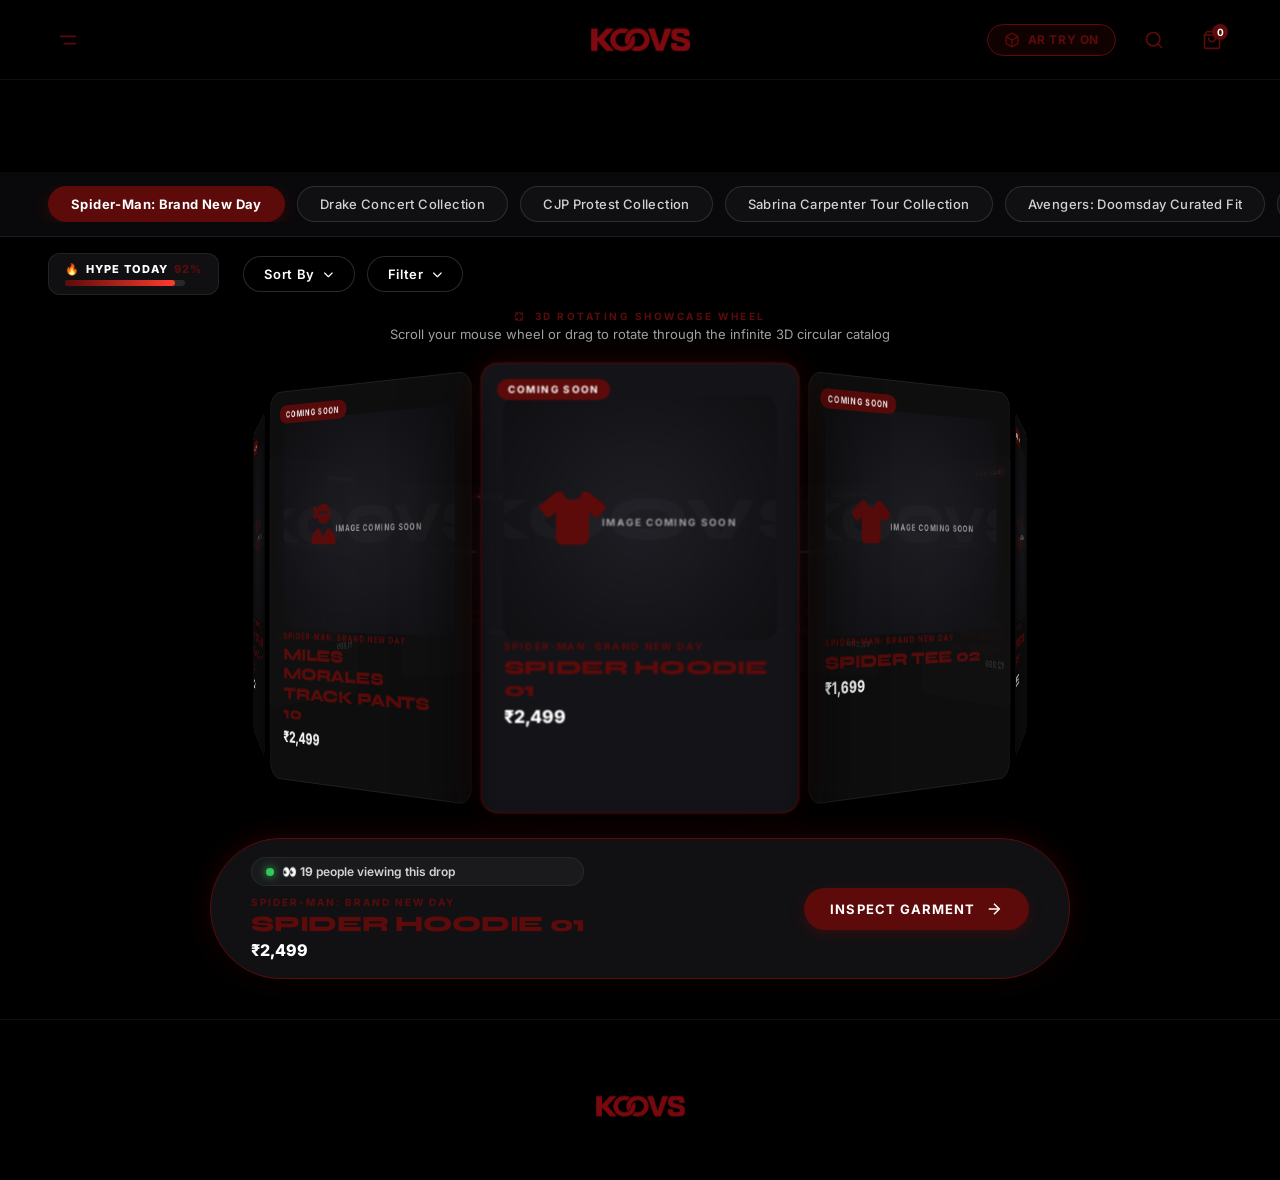
<file: exclusive-drip.html>
<!DOCTYPE html>
<html lang="en">
<head>
  <meta charset="UTF-8" />
  <meta name="viewport" content="width=device-width, initial-scale=1.0" />
  <title>Exclusive Drip — Curated Fashion Drops | KOOVS</title>
  <meta name="description" content="KOOVS Exclusive Drip — Infinite circular 3D rotating showcase for rare, limited-edition capsule drops." />
  
  <!-- Fonts -->
  <link rel="preconnect" href="https://fonts.googleapis.com" />
  <link rel="preconnect" href="https://fonts.gstatic.com" crossorigin />
  <link href="https://fonts.googleapis.com/css2?family=Inter:wght@300;400;500;600;700&family=Syne:wght@700;800;900&display=swap" rel="stylesheet" />
  
  <!-- Icons -->
  <link rel="stylesheet" href="https://cdnjs.cloudflare.com/ajax/libs/font-awesome/6.5.1/css/all.min.css" />
  
  <!-- Styles -->
  <link rel="stylesheet" href="styles.css" />
</head>
<body class="dark-theme collection-page">

  <!-- ═══════════════════════════════════════════════
       HEADER NAVIGATION (STRICT RIGHT-ALIGNED ICONS)
  ══════════════════════════════════════════════════ -->
  <header class="header" id="header">
    <div class="header__inner">

      <!-- LEFT: MENU BUTTON (ICON ONLY, NO TEXT) -->
      <div class="header__left">
        <button class="header__icon-btn" id="menuBtn" aria-label="Open Navigation Menu">
          <svg width="22" height="22" viewBox="0 0 24 24" fill="none" stroke="currentColor" stroke-width="2" stroke-linecap="round" stroke-linejoin="round">
            <line x1="4" y1="8" x2="20" y2="8"></line>
            <line x1="8" y1="16" x2="20" y2="16"></line>
          </svg>
        </button>
      </div>

      <!-- CENTER: BRAND LOGO (OFFICIAL UPLOADED LOGO) -->
      <a href="index.html" class="header__logo-link header__logo-link--centered" aria-label="KOOVS Home">
        <img src="assets/images/koovs_official_logo.png" alt="KOOVS" class="header__logo-img" />
      </a>

      <!-- RIGHT: AR TRY ON, SEARCH, CART ICONS -->
      <div class="header__actions">
        <!-- AR Try-On Quick Access Button -->
        <button class="nav-ar-btn" id="navArBtn" aria-label="AR Virtual Try-On">
          <svg class="nav-ar-btn__icon" width="16" height="16" viewBox="0 0 24 24" fill="none" stroke="currentColor" stroke-width="2">
            <path d="M21 16V8a2 2 0 0 0-1-1.73l-7-4a2 2 0 0 0-2 0l-7 4A2 2 0 0 0 3 8v8a2 2 0 0 0 1 1.73l7 4a2 2 0 0 0 2 0l7-4A2 2 0 0 0 21 16z"></path>
            <polyline points="3.27 6.96 12 12.01 20.73 6.96"></polyline>
            <line x1="12" y1="22.08" x2="12" y2="12"></line>
          </svg>
          <span>AR Try On</span>
        </button>

        <!-- Search Icon -->
        <button class="header__icon-btn" id="searchBtn" aria-label="Search">
          <svg width="20" height="20" viewBox="0 0 24 24" fill="none" stroke="currentColor" stroke-width="2" stroke-linecap="round" stroke-linejoin="round">
            <circle cx="11" cy="11" r="8"></circle>
            <line x1="21" y1="21" x2="16.65" y2="16.65"></line>
          </svg>
        </button>

        <!-- Cart Icon -->
        <button class="header__icon-btn header__cart-btn" id="cartBtn" aria-label="Shopping Bag">
          <svg width="20" height="20" viewBox="0 0 24 24" fill="none" stroke="currentColor" stroke-width="2" stroke-linecap="round" stroke-linejoin="round">
            <path d="M6 2L3 6v14a2 2 0 0 0 2 2h14a2 2 0 0 0 2-2V6l-3-4z"></path>
            <line x1="3" y1="6" x2="21" y2="6"></line>
            <path d="M16 10a4 4 0 0 1-8 0"></path>
          </svg>
          <span class="header__cart-badge" id="cartBadge">0</span>
        </button>
      </div>

    </div>
  </header>

  <!-- ═══════════════════════════════════════════════
       MOBILE MENU DRAWER
  ══════════════════════════════════════════════════ -->
  <div class="menu-drawer" id="menuDrawer" aria-hidden="true">
    <div class="menu-drawer__overlay" id="menuDrawerOverlay"></div>
    <div class="menu-drawer__content">
      <div class="menu-drawer__header">
        <a href="index.html" class="menu-drawer__logo-link" aria-label="KOOVS Home">
          <img src="assets/images/koovs_official_logo.png" alt="KOOVS Logo" class="menu-drawer__logo" />
        </a>
        <button class="menu-drawer__close" id="menuDrawerClose" aria-label="Close menu">
          <i class="fa-solid fa-xmark"></i>
        </button>
      </div>
      <nav class="menu-drawer__links">
        <a href="index.html" class="menu-drawer__link">HOME</a>
        <a href="exclusive-drip.html" class="menu-drawer__link active highlight-link">EXCLUSIVE DRIP</a>
        <a href="everyday-apparel.html" class="menu-drawer__link">EVERYDAY APPAREL</a>
        <a href="#" class="menu-drawer__link trigger-ar-modal">AR VIRTUAL FITTING</a>
      </nav>
      <div class="menu-drawer__footer">
        <a href="profile.html" class="menu-drawer__settings-link">
          <i class="fa-solid fa-user"></i>
          <span>Your Profile</span>
        </a>
        <a href="#" class="menu-drawer__settings-link" id="settingsBtn">
          <i class="fa-solid fa-gear"></i>
          <span>Settings</span>
        </a>
        <p class="menu-drawer__brand-tag">TOO ODD TO IGNORE.</p>
      </div>
    </div>
  </div>

  <!-- ═══════════════════════════════════════════════
       CURATED HORIZONTAL COLLECTION SELECTOR (10 CAPSULES)
  ══════════════════════════════════════════════════ -->
  <nav class="collection-tabs-wrap" id="exclusiveCollectionBar" style="margin-top: calc(var(--header-height) + 12px);">
    <div class="collection-tabs__scroll">
      <button class="collection-tab active" data-drip="spiderman">Spider-Man: Brand New Day</button>
      <button class="collection-tab" data-drip="drake">Drake Concert Collection</button>
      <button class="collection-tab" data-drip="cjp">CJP Protest Collection</button>
      <button class="collection-tab" data-drip="sabrina">Sabrina Carpenter Tour Collection</button>
      <button class="collection-tab" data-drip="avengers">Avengers: Doomsday Curated Fit</button>
      <button class="collection-tab" data-drip="f1">Formula One Weekend</button>
      <button class="collection-tab" data-drip="nba">NBA Finals Collection</button>
      <button class="collection-tab" data-drip="anime">Anime Capsule</button>
      <button class="collection-tab" data-drip="festival">Music Festival Collection</button>
      <button class="collection-tab" data-drip="archive">KOOVS Limited Archive</button>
    </div>
  </nav>

  <!-- ═══════════════════════════════════════════════
       CATALOG TOOLBAR (SORT BY, FILTER & FEELING LUCKY)
  ══════════════════════════════════════════════════ -->
  <div class="catalog-toolbar">
    <div class="catalog-toolbar__inner">
      
      <!-- HYPE METER WIDGET -->
      <div class="hype-meter-widget" id="hypeMeterWidget">
        <div class="hype-meter__header">
          <span class="hype-meter__icon">🔥</span>
          <span class="hype-meter__label">HYPE TODAY</span>
          <span class="hype-meter__value" id="hypeVal">94%</span>
        </div>
        <div class="hype-meter__track">
          <div class="hype-meter__bar" id="hypeBar" style="width: 94%;"></div>
        </div>
      </div>

      <!-- SORT BY BUTTON & DROPDOWN -->
      <div class="toolbar-dropdown" id="sortDropdown">
        <button class="toolbar-btn" id="sortBtn" aria-expanded="false" aria-label="Sort options">
          <span>Sort By</span>
          <i class="fa-solid fa-chevron-down toolbar-btn__chevron"></i>
        </button>
        <div class="toolbar-menu" id="sortMenu">
          <button class="toolbar-option active" data-sort="newest">Newest</button>
          <button class="toolbar-option" data-sort="low-high">Price: Low to High</button>
          <button class="toolbar-option" data-sort="high-low">Price: High to Low</button>
          <button class="toolbar-option" data-sort="featured">Featured</button>
        </div>
      </div>

      <!-- FILTER BUTTON & DROPDOWN -->
      <div class="toolbar-dropdown" id="filterDropdown">
        <button class="toolbar-btn" id="filterBtn" aria-expanded="false" aria-label="Filter options">
          <span>Filter</span>
          <i class="fa-solid fa-chevron-down toolbar-btn__chevron"></i>
        </button>
        <div class="toolbar-menu" id="filterMenu">
          <div class="filter-group">
            <span class="filter-group__label">SIZE</span>
            <div class="filter-pills">
              <span class="filter-pill active" data-filter-type="size" data-val="ALL">ALL</span>
              <span class="filter-pill" data-filter-type="size" data-val="S">S</span>
              <span class="filter-pill" data-filter-type="size" data-val="M">M</span>
              <span class="filter-pill" data-filter-type="size" data-val="L">L</span>
              <span class="filter-pill" data-filter-type="size" data-val="XL">XL</span>
            </div>
          </div>
          <div class="filter-group">
            <span class="filter-group__label">PRICE RANGE</span>
            <div class="filter-pills">
              <span class="filter-pill active" data-filter-type="price" data-val="ALL">ALL</span>
              <span class="filter-pill" data-filter-type="price" data-val="under-2000">Under ₹2,000</span>
              <span class="filter-pill" data-filter-type="price" data-val="2000-2500">₹2,000–₹2,500</span>
              <span class="filter-pill" data-filter-type="price" data-val="above-2500">Above ₹2,500</span>
            </div>
          </div>
          <div class="filter-group">
            <span class="filter-group__label">AVAILABILITY</span>
            <div class="filter-pills">
              <span class="filter-pill active">In Stock</span>
              <span class="filter-pill">Pre-Order</span>
            </div>
          </div>
        </div>
      </div>

    </div>
  </div>

  <!-- ═══════════════════════════════════════════════
       3D INFINITE CIRCULAR CAROUSEL SHOWCASE
  ══════════════════════════════════════════════════ -->
  <section class="carousel-section" style="padding-top: 10px;">
    <div class="carousel-instructions">
      <span class="carousel-hint-tag"><i class="fa-solid fa-arrows-spin"></i> 3D ROTATING SHOWCASE WHEEL</span>
      <p>Scroll your mouse wheel or drag to rotate through the infinite 3D circular catalog</p>
    </div>

    <!-- 3D STAGE (PRE-RENDERED WITH 10 PLACEHOLDER CARDS FOR SPIDER-MAN) -->
    <div class="circular-stage" id="circularStage">
      <div class="circular-ring" id="circularRing">
        
        <!-- PLACEHOLDER CARD 1 -->
        <div class="circular-card" data-id="spidey-1" data-title="Spider Hoodie 01" data-tag="SPIDER-MAN: BRAND NEW DAY" data-price="₹2,499">
          <div class="circular-card__inner">
            <span class="circular-card__badge">COMING SOON</span>
            <div class="circular-card__placeholder">
              <span class="circular-card__watermark">KOOVS</span>
              <i class="fa-solid fa-shirt circular-card__icon"></i>
              <span class="placeholder-tag">IMAGE COMING SOON</span>
            </div>
            <div class="circular-card__content">
              <span class="circular-card__tag">SPIDER-MAN: BRAND NEW DAY</span>
              <h3 class="circular-card__title font-milker">Spider Hoodie 01</h3>
              <span class="circular-card__price">₹2,499</span>
            </div>
          </div>
        </div>

        <!-- PLACEHOLDER CARD 2 -->
        <div class="circular-card" data-id="spidey-2" data-title="Spider Tee 02" data-tag="SPIDER-MAN: BRAND NEW DAY" data-price="₹1,699">
          <div class="circular-card__inner">
            <span class="circular-card__badge">COMING SOON</span>
            <div class="circular-card__placeholder">
              <span class="circular-card__watermark">KOOVS</span>
              <i class="fa-solid fa-shirt circular-card__icon"></i>
              <span class="placeholder-tag">IMAGE COMING SOON</span>
            </div>
            <div class="circular-card__content">
              <span class="circular-card__tag">SPIDER-MAN: BRAND NEW DAY</span>
              <h3 class="circular-card__title font-milker">Spider Tee 02</h3>
              <span class="circular-card__price">₹1,699</span>
            </div>
          </div>
        </div>

        <!-- PLACEHOLDER CARD 3 -->
        <div class="circular-card" data-id="spidey-3" data-title="Spider Cargo Pants 03" data-tag="SPIDER-MAN: BRAND NEW DAY" data-price="₹2,699">
          <div class="circular-card__inner">
            <span class="circular-card__badge">COMING SOON</span>
            <div class="circular-card__placeholder">
              <span class="circular-card__watermark">KOOVS</span>
              <i class="fa-solid fa-user-ninja circular-card__icon"></i>
              <span class="placeholder-tag">IMAGE COMING SOON</span>
            </div>
            <div class="circular-card__content">
              <span class="circular-card__tag">SPIDER-MAN: BRAND NEW DAY</span>
              <h3 class="circular-card__title font-milker">Spider Cargo Pants 03</h3>
              <span class="circular-card__price">₹2,699</span>
            </div>
          </div>
        </div>

        <!-- PLACEHOLDER CARD 4 -->
        <div class="circular-card" data-id="spidey-4" data-title="Spider Washed Jacket 04" data-tag="SPIDER-MAN: BRAND NEW DAY" data-price="₹2,999">
          <div class="circular-card__inner">
            <span class="circular-card__badge">COMING SOON</span>
            <div class="circular-card__placeholder">
              <span class="circular-card__watermark">KOOVS</span>
              <i class="fa-solid fa-vest-patches circular-card__icon"></i>
              <span class="placeholder-tag">IMAGE COMING SOON</span>
            </div>
            <div class="circular-card__content">
              <span class="circular-card__tag">SPIDER-MAN: BRAND NEW DAY</span>
              <h3 class="circular-card__title font-milker">Spider Washed Jacket 04</h3>
              <span class="circular-card__price">₹2,999</span>
            </div>
          </div>
        </div>

        <!-- PLACEHOLDER CARD 5 -->
        <div class="circular-card" data-id="spidey-5" data-title="Symbiote Heavy Crewneck 05" data-tag="SPIDER-MAN: BRAND NEW DAY" data-price="₹2,299">
          <div class="circular-card__inner">
            <span class="circular-card__badge">COMING SOON</span>
            <div class="circular-card__placeholder">
              <span class="circular-card__watermark">KOOVS</span>
              <i class="fa-solid fa-shirt circular-card__icon"></i>
              <span class="placeholder-tag">IMAGE COMING SOON</span>
            </div>
            <div class="circular-card__content">
              <span class="circular-card__tag">SPIDER-MAN: BRAND NEW DAY</span>
              <h3 class="circular-card__title font-milker">Symbiote Heavy Crewneck 05</h3>
              <span class="circular-card__price">₹2,299</span>
            </div>
          </div>
        </div>

        <!-- PLACEHOLDER CARD 6 -->
        <div class="circular-card" data-id="spidey-6" data-title="Web-Slinger Denim Jeans 06" data-tag="SPIDER-MAN: BRAND NEW DAY" data-price="₹2,699">
          <div class="circular-card__inner">
            <span class="circular-card__badge">COMING SOON</span>
            <div class="circular-card__placeholder">
              <span class="circular-card__watermark">KOOVS</span>
              <i class="fa-solid fa-user-ninja circular-card__icon"></i>
              <span class="placeholder-tag">IMAGE COMING SOON</span>
            </div>
            <div class="circular-card__content">
              <span class="circular-card__tag">SPIDER-MAN: BRAND NEW DAY</span>
              <h3 class="circular-card__title font-milker">Web-Slinger Denim Jeans 06</h3>
              <span class="circular-card__price">₹2,699</span>
            </div>
          </div>
        </div>

        <!-- PLACEHOLDER CARD 7 -->
        <div class="circular-card" data-id="spidey-7" data-title="Oscorp Tech Anorak 07" data-tag="SPIDER-MAN: BRAND NEW DAY" data-price="₹2,999">
          <div class="circular-card__inner">
            <span class="circular-card__badge">COMING SOON</span>
            <div class="circular-card__placeholder">
              <span class="circular-card__watermark">KOOVS</span>
              <i class="fa-solid fa-temperature-arrow-down circular-card__icon"></i>
              <span class="placeholder-tag">IMAGE COMING SOON</span>
            </div>
            <div class="circular-card__content">
              <span class="circular-card__tag">SPIDER-MAN: BRAND NEW DAY</span>
              <h3 class="circular-card__title font-milker">Oscorp Tech Anorak 07</h3>
              <span class="circular-card__price">₹2,999</span>
            </div>
          </div>
        </div>

        <!-- PLACEHOLDER CARD 8 -->
        <div class="circular-card" data-id="spidey-8" data-title="Daily Bugle Vintage Tee 08" data-tag="SPIDER-MAN: BRAND NEW DAY" data-price="₹1,899">
          <div class="circular-card__inner">
            <span class="circular-card__badge">COMING SOON</span>
            <div class="circular-card__placeholder">
              <span class="circular-card__watermark">KOOVS</span>
              <i class="fa-solid fa-shirt circular-card__icon"></i>
              <span class="placeholder-tag">IMAGE COMING SOON</span>
            </div>
            <div class="circular-card__content">
              <span class="circular-card__tag">SPIDER-MAN: BRAND NEW DAY</span>
              <h3 class="circular-card__title font-milker">Daily Bugle Vintage Tee 08</h3>
              <span class="circular-card__price">₹1,899</span>
            </div>
          </div>
        </div>

        <!-- PLACEHOLDER CARD 9 -->
        <div class="circular-card" data-id="spidey-9" data-title="Peter Parker Flannel Shirt 09" data-tag="SPIDER-MAN: BRAND NEW DAY" data-price="₹2,199">
          <div class="circular-card__inner">
            <span class="circular-card__badge">COMING SOON</span>
            <div class="circular-card__placeholder">
              <span class="circular-card__watermark">KOOVS</span>
              <i class="fa-solid fa-user-tie circular-card__icon"></i>
              <span class="placeholder-tag">IMAGE COMING SOON</span>
            </div>
            <div class="circular-card__content">
              <span class="circular-card__tag">SPIDER-MAN: BRAND NEW DAY</span>
              <h3 class="circular-card__title font-milker">Peter Parker Flannel Shirt 09</h3>
              <span class="circular-card__price">₹2,199</span>
            </div>
          </div>
        </div>

        <!-- PLACEHOLDER CARD 10 -->
        <div class="circular-card" data-id="spidey-10" data-title="Miles Morales Track Pants 10" data-tag="SPIDER-MAN: BRAND NEW DAY" data-price="₹2,499">
          <div class="circular-card__inner">
            <span class="circular-card__badge">COMING SOON</span>
            <div class="circular-card__placeholder">
              <span class="circular-card__watermark">KOOVS</span>
              <i class="fa-solid fa-user-ninja circular-card__icon"></i>
              <span class="placeholder-tag">IMAGE COMING SOON</span>
            </div>
            <div class="circular-card__content">
              <span class="circular-card__tag">SPIDER-MAN: BRAND NEW DAY</span>
              <h3 class="circular-card__title font-milker">Miles Morales Track Pants 10</h3>
              <span class="circular-card__price">₹2,499</span>
            </div>
          </div>
        </div>

      </div>
    </div>

    <!-- SPOTLIGHT CONTROL BAR BELOW CIRCULAR WHEEL -->
    <div class="spotlight-bar" id="spotlightBar">
      <div class="spotlight-info">
        <!-- LIVE ACTIVITY WIDGET -->
        <div class="live-activity-widget" id="liveActivityWidget" style="margin-bottom: 6px;">
          <span class="live-activity__pulse"></span>
          <span class="live-activity__text">👀 <strong id="liveViewerCount">28</strong> people viewing this drop</span>
        </div>
        <span class="spotlight-tag" id="spotlightTag">SPIDER-MAN: BRAND NEW DAY</span>
        <h2 class="spotlight-title font-milker" id="spotlightTitle">Spider Hoodie 01</h2>
        <span class="spotlight-price" id="spotlightPrice">₹2,499</span>
      </div>
      
      <a href="product-detail.html?id=spidey-1" class="spotlight-cta-btn" id="spotlightCta">
        <span>Inspect Garment</span>
        <svg width="18" height="18" viewBox="0 0 24 24" fill="none" stroke="currentColor" stroke-width="2">
          <line x1="5" y1="12" x2="19" y2="12"></line>
          <polyline points="12 5 19 12 12 19"></polyline>
        </svg>
      </a>
    </div>
  </section>

  <!-- ═══════════════════════════════════════════════
       INNER PAGE BRAND SIGNOFF (CENTERED LOGO ONLY)
  ══════════════════════════════════════════════════ -->
  <footer class="inner-page-footer">
    <div class="inner-page-footer__container">
      <a href="index.html" aria-label="KOOVS Home">
        <img src="assets/images/koovs_official_logo.png" alt="KOOVS Official Logo" class="inner-page-footer__logo" />
      </a>
    </div>
  </footer>

  <!-- ═══════════════════════════════════════════════
       CAMERA AR TRY-ON MODAL ENGINE
  ══════════════════════════════════════════════════ -->
  <div class="ar-modal" id="arModal" aria-hidden="true">
    <div class="ar-modal__overlay" id="arModalOverlay"></div>
    <div class="ar-modal__container">
      <div class="ar-modal__header">
        <div class="ar-modal__title-wrap">
          <span class="ar-modal__badge">KOOVS AR ENGINE v2.6</span>
          <h3 class="ar-modal__title font-milker">Live AR Fitting Room</h3>
        </div>
        <button class="ar-modal__close" id="arModalClose" aria-label="Close AR Modal">
          <i class="fa-solid fa-xmark"></i>
        </button>
      </div>

      <div class="ar-modal__viewport">
        <video id="arVideoFeed" autoplay playsinline muted class="ar-modal__video"></video>
        
        <div class="ar-modal__reticle" id="arReticle">
          <div class="ar-modal__reticle-frame"></div>
          <div class="ar-modal__reticle-scanline"></div>
          <span class="ar-modal__reticle-text">ALIGN UPPER BODY WITHIN FRAME</span>
        </div>

        <div class="ar-modal__prompt" id="arPrompt">
          <i class="fa-solid fa-camera"></i>
          <p>Requesting camera permission...</p>
          <span class="ar-modal__prompt-sub">Real-time 3D posture mapping ready for WebXR / Snap Kit integration.</span>
        </div>
      </div>

      <div class="ar-modal__controls">
        <button class="ar-modal__btn" id="arSwitchCameraBtn">
          <i class="fa-solid fa-camera-rotate"></i>
          <span>Switch View</span>
        </button>
        <button class="ar-modal__btn ar-modal__btn--capture" id="arCaptureBtn">
          <i class="fa-solid fa-aperture"></i>
          <span>Snapshot Fit</span>
        </button>
      </div>
    </div>
  </div>

  <!-- ═══════════════════════════════════════════════
       INTERACTIVE SEARCH MODAL
  ══════════════════════════════════════════════════ -->
  <div class="search-modal" id="searchModal" aria-hidden="true">
    <div class="search-modal__overlay" id="searchModalOverlay"></div>
    <div class="search-modal__container">
      <div class="search-modal__header">
        <div class="search-modal__input-wrap">
          <i class="fa-solid fa-magnifying-glass search-modal__icon"></i>
          <input type="text" class="search-modal__input" id="searchInput" placeholder="Search catalog, drops, tees, hoodies..." autocomplete="off" />
        </div>
        <button class="search-modal__close" id="searchModalClose" aria-label="Close Search">
          <i class="fa-solid fa-xmark"></i>
        </button>
      </div>
      <div class="search-modal__results" id="searchResults">
        <p class="search-modal__hint">Type to search KOOVS limited drops &amp; essentials...</p>
      </div>
    </div>
  </div>

  <!-- ═══════════════════════════════════════════════
       INTERACTIVE CART SLIDE-OVER DRAWER
  ══════════════════════════════════════════════════ -->
  <div class="cart-drawer" id="cartDrawer" aria-hidden="true">
    <div class="cart-drawer__overlay" id="cartDrawerOverlay"></div>
    <div class="cart-drawer__content">
      <div class="cart-drawer__header">
        <div class="cart-drawer__title-wrap">
          <i class="fa-solid fa-bag-shopping"></i>
          <h3>YOUR BAG</h3>
          <span class="cart-drawer__badge" id="cartDrawerCount">0</span>
        </div>
        <button class="cart-drawer__close" id="cartDrawerClose" aria-label="Close Cart">
          <i class="fa-solid fa-xmark"></i>
        </button>
      </div>
      <div class="cart-drawer__items" id="cartItemsList">
        <div class="cart-drawer__empty">
          <i class="fa-solid fa-bag-shopping"></i>
          <p>Your shopping bag is empty.</p>
        </div>
      </div>
      <div class="cart-drawer__footer">
        <div class="cart-drawer__total-row">
          <span>Subtotal</span>
          <span class="cart-drawer__subtotal" id="cartSubtotal">₹0</span>
        </div>
        <button class="cart-drawer__checkout-btn" id="checkoutBtn">
          <span>PROCEED TO CHECKOUT</span>
          <i class="fa-solid fa-arrow-right"></i>
        </button>
      </div>
    </div>
  </div>

  <!-- ═══════════════════════════════════════════════
       FIT MATCH & ADDED TO CART TOAST
  ══════════════════════════════════════════════════ -->
  <div class="fit-toast" id="fitToast" aria-hidden="true">
    <div class="fit-toast__icon"><i class="fa-solid fa-check"></i></div>
    <div class="fit-toast__content">
      <h4 class="fit-toast__title">Added to Cart</h4>
      <p class="fit-toast__vibe" id="fitToastVibe">✨ Matches your vibe: 96%</p>
    </div>
  </div>

  <!-- JavaScript -->
  <script src="app.js"></script>
</body>
</html>
</file>
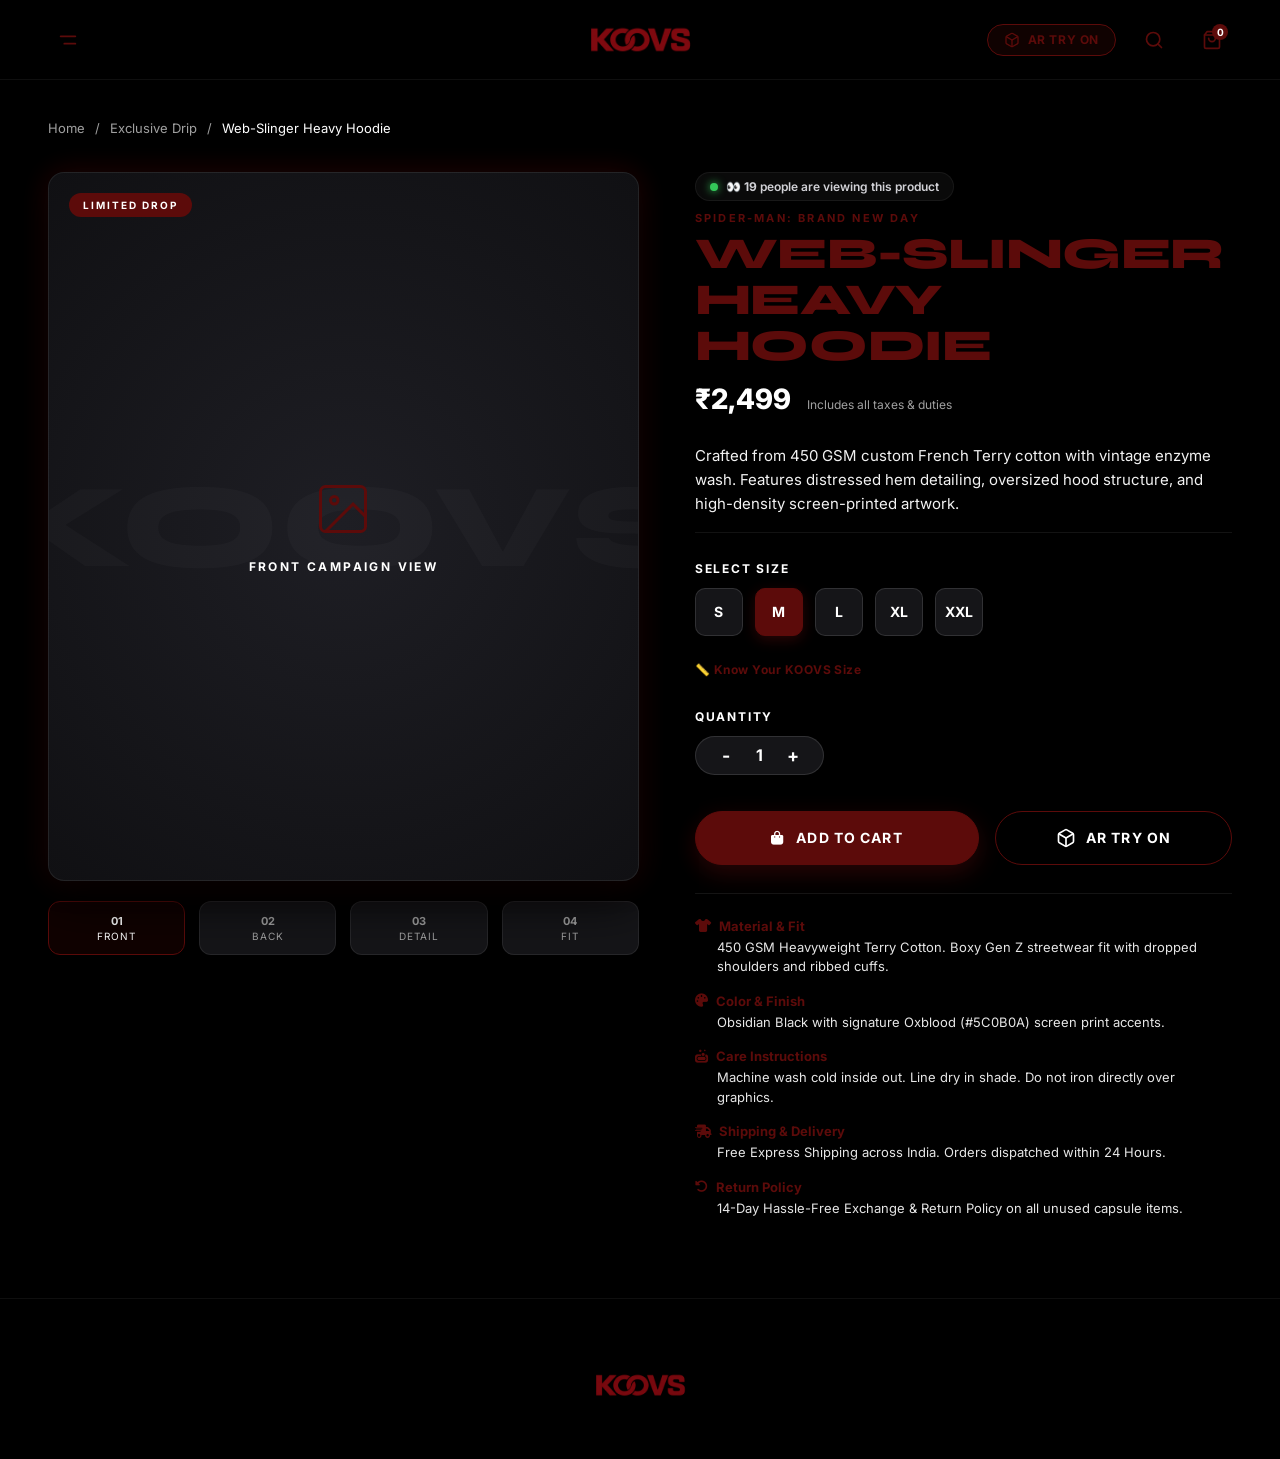
<file: product-detail.html>
<!DOCTYPE html>
<html lang="en">
<head>
  <meta charset="UTF-8" />
  <meta name="viewport" content="width=device-width, initial-scale=1.0" />
  <title>Product Details — KOOVS Dark Editorial</title>
  <meta name="description" content="KOOVS Product Details — Discover premium limited edition streetwear with interactive AR Try-On." />
  
  <!-- Fonts -->
  <link rel="preconnect" href="https://fonts.googleapis.com" />
  <link rel="preconnect" href="https://fonts.gstatic.com" crossorigin />
  <link href="https://fonts.googleapis.com/css2?family=Inter:wght@300;400;500;600;700&family=Syne:wght@700;800;900&display=swap" rel="stylesheet" />
  
  <!-- Icons -->
  <link rel="stylesheet" href="https://cdnjs.cloudflare.com/ajax/libs/font-awesome/6.5.1/css/all.min.css" />
  
  <!-- Styles -->
  <link rel="stylesheet" href="styles.css" />
</head>
<body class="dark-theme pdp-page">

  <!-- ═══════════════════════════════════════════════
       HEADER NAVIGATION (STRICT RIGHT-ALIGNED ICONS)
  ══════════════════════════════════════════════════ -->
  <header class="header" id="header">
    <div class="header__inner">

      <!-- LEFT: MENU BUTTON (ICON ONLY, NO TEXT) -->
      <div class="header__left">
        <button class="header__icon-btn" id="menuBtn" aria-label="Open Navigation Menu">
          <svg width="22" height="22" viewBox="0 0 24 24" fill="none" stroke="currentColor" stroke-width="2" stroke-linecap="round" stroke-linejoin="round">
            <line x1="4" y1="8" x2="20" y2="8"></line>
            <line x1="8" y1="16" x2="20" y2="16"></line>
          </svg>
        </button>
      </div>

      <!-- CENTER: BRAND LOGO (OFFICIAL UPLOADED LOGO) -->
      <a href="index.html" class="header__logo-link header__logo-link--centered" aria-label="KOOVS Home">
        <img src="assets/images/koovs_official_logo.png" alt="KOOVS" class="header__logo-img" />
      </a>

      <!-- RIGHT: AR TRY ON, SEARCH, CART ICONS -->
      <div class="header__actions">
        <!-- AR Try-On Quick Access Button -->
        <button class="nav-ar-btn" id="navArBtn" aria-label="AR Virtual Try-On">
          <svg class="nav-ar-btn__icon" width="16" height="16" viewBox="0 0 24 24" fill="none" stroke="currentColor" stroke-width="2">
            <path d="M21 16V8a2 2 0 0 0-1-1.73l-7-4a2 2 0 0 0-2 0l-7 4A2 2 0 0 0 3 8v8a2 2 0 0 0 1 1.73l7 4a2 2 0 0 0 2 0l7-4A2 2 0 0 0 21 16z"></path>
            <polyline points="3.27 6.96 12 12.01 20.73 6.96"></polyline>
            <line x1="12" y1="22.08" x2="12" y2="12"></line>
          </svg>
          <span>AR Try On</span>
        </button>

        <!-- Search Icon -->
        <button class="header__icon-btn" id="searchBtn" aria-label="Search">
          <svg width="20" height="20" viewBox="0 0 24 24" fill="none" stroke="currentColor" stroke-width="2" stroke-linecap="round" stroke-linejoin="round">
            <circle cx="11" cy="11" r="8"></circle>
            <line x1="21" y1="21" x2="16.65" y2="16.65"></line>
          </svg>
        </button>

        <!-- Cart Icon -->
        <button class="header__icon-btn header__cart-btn" id="cartBtn" aria-label="Shopping Bag">
          <svg width="20" height="20" viewBox="0 0 24 24" fill="none" stroke="currentColor" stroke-width="2" stroke-linecap="round" stroke-linejoin="round">
            <path d="M6 2L3 6v14a2 2 0 0 0 2 2h14a2 2 0 0 0 2-2V6l-3-4z"></path>
            <line x1="3" y1="6" x2="21" y2="6"></line>
            <path d="M16 10a4 4 0 0 1-8 0"></path>
          </svg>
          <span class="header__cart-badge" id="cartBadge">0</span>
        </button>
      </div>

    </div>
  </header>

  <!-- ═══════════════════════════════════════════════
       MOBILE MENU DRAWER
  ══════════════════════════════════════════════════ -->
  <div class="menu-drawer" id="menuDrawer" aria-hidden="true">
    <div class="menu-drawer__overlay" id="menuDrawerOverlay"></div>
    <div class="menu-drawer__content">
      <div class="menu-drawer__header">
        <a href="index.html" class="menu-drawer__logo-link" aria-label="KOOVS Home">
          <img src="assets/images/koovs_official_logo.png" alt="KOOVS Logo" class="menu-drawer__logo" />
        </a>
        <button class="menu-drawer__close" id="menuDrawerClose" aria-label="Close menu">
          <i class="fa-solid fa-xmark"></i>
        </button>
      </div>
      <nav class="menu-drawer__links">
        <a href="index.html" class="menu-drawer__link">HOME</a>
        <a href="exclusive-drip.html" class="menu-drawer__link">EXCLUSIVE DRIP</a>
        <a href="everyday-apparel.html" class="menu-drawer__link highlight-link">EVERYDAY APPAREL</a>
        <a href="#" class="menu-drawer__link trigger-ar-modal">AR VIRTUAL FITTING</a>
      </nav>
      <div class="menu-drawer__footer">
        <a href="profile.html" class="menu-drawer__settings-link">
          <i class="fa-solid fa-user"></i>
          <span>Your Profile</span>
        </a>
        <a href="#" class="menu-drawer__settings-link" id="settingsBtn">
          <i class="fa-solid fa-gear"></i>
          <span>Settings</span>
        </a>
        <p class="menu-drawer__brand-tag">TOO ODD TO IGNORE.</p>
      </div>
    </div>
  </div>

  <!-- ═══════════════════════════════════════════════
       PRODUCT DETAIL MAIN CONTENT
  ══════════════════════════════════════════════════ -->
  <main class="pdp-main">
    <div class="pdp-container">
      
      <!-- BREADCRUMB -->
      <nav class="pdp-breadcrumb">
        <a href="index.html">Home</a>
        <span>/</span>
        <a href="exclusive-drip.html">Exclusive Drip</a>
        <span>/</span>
        <span id="pdpBreadcrumbTitle" class="active">Web-Slinger Heavy Hoodie</span>
      </nav>

      <div class="pdp-grid">

        <!-- LEFT SIDE: PRODUCT GALLERY (PLACEHOLDER IMAGE & THUMBNAILS) -->
        <div class="pdp-left">
          <div class="pdp-gallery-main">
            <span class="pdp-badge" id="pdpBadge">LIMITED DROP</span>
            <div class="pdp-main-placeholder" id="pdpMainImage">
              <span class="pdp-watermark">KOOVS</span>
              <div class="pdp-placeholder-icon">
                <svg width="60" height="60" viewBox="0 0 24 24" fill="none" stroke="currentColor" stroke-width="1.2">
                  <rect x="3" y="3" width="18" height="18" rx="2" ry="2"></rect>
                  <circle cx="8.5" cy="8.5" r="1.5"></circle>
                  <polyline points="21 15 16 10 5 21"></polyline>
                </svg>
                <span class="pdp-placeholder-label" id="pdpViewLabel">FRONT CAMPAIGN VIEW</span>
              </div>
            </div>
          </div>

          <div class="pdp-thumbnails">
            <button class="pdp-thumb active" data-view="Front Campaign View">
              <span>01</span>
              <small>FRONT</small>
            </button>
            <button class="pdp-thumb" data-view="Back Print View">
              <span>02</span>
              <small>BACK</small>
            </button>
            <button class="pdp-thumb" data-view="Fabric & Stitching Detail">
              <span>03</span>
              <small>DETAIL</small>
            </button>
            <button class="pdp-thumb" data-view="Model On-Body Fit">
              <span>04</span>
              <small>FIT</small>
            </button>
          </div>
        </div>

        <!-- RIGHT SIDE: PRODUCT DETAILS & PURCHASING CONTROLS -->
        <div class="pdp-right">
          
          <div class="pdp-header-info">
            <!-- LIVE ACTIVITY WIDGET -->
            <div class="live-activity-widget" id="liveActivityWidget" style="margin-bottom: 10px;">
              <span class="live-activity__pulse"></span>
              <span class="live-activity__text">👀 <strong id="liveViewerCount">38</strong> people are viewing this product</span>
            </div>
            <span class="pdp-collection-tag" id="pdpCollection">SPIDER-MAN: BRAND NEW DAY</span>
            <h1 class="pdp-title font-milker" id="pdpTitle">Web-Slinger Heavy Hoodie</h1>
            <div class="pdp-price-row">
              <span class="pdp-price" id="pdpPrice">₹2,499</span>
              <span class="pdp-tax-tag">Includes all taxes & duties</span>
            </div>
          </div>

          <p class="pdp-desc" id="pdpDesc">
            Crafted from 450 GSM custom French Terry cotton with vintage enzyme wash. Features distressed hem detailing, oversized hood structure, and high-density screen-printed artwork.
          </p>

          <!-- SIZE SELECTOR -->
          <div class="pdp-option-group">
            <div class="pdp-option-header">
              <span class="pdp-option-title">SELECT SIZE</span>
            </div>
            <div class="pdp-size-pills" id="pdpSizeContainer">
              <button class="pdp-size-btn">S</button>
              <button class="pdp-size-btn active">M</button>
              <button class="pdp-size-btn">L</button>
              <button class="pdp-size-btn">XL</button>
              <button class="pdp-size-btn">XXL</button>
            </div>
            <button class="pdp-know-size-btn" id="knowSizeBtn">
              <span>📏 Know Your KOOVS Size</span>
            </button>
          </div>

          <!-- QUANTITY SELECTOR -->
          <div class="pdp-option-group">
            <span class="pdp-option-title">QUANTITY</span>
            <div class="pdp-qty-control">
              <button class="pdp-qty-btn" id="qtyMinus">-</button>
              <span class="pdp-qty-val" id="qtyVal">1</span>
              <button class="pdp-qty-btn" id="qtyPlus">+</button>
            </div>
          </div>

          <!-- CTA BUTTONS: ADD TO CART & AR TRY ON -->
          <div class="pdp-actions">
            <button class="pdp-btn-cart" id="pdpAddToCartBtn">
              <i class="fa-solid fa-bag-shopping"></i>
              <span>Add to Cart</span>
            </button>
            
            <button class="pdp-btn-ar" id="pdpArTryBtn">
              <svg width="20" height="20" viewBox="0 0 24 24" fill="none" stroke="currentColor" stroke-width="2">
                <path d="M21 16V8a2 2 0 0 0-1-1.73l-7-4a2 2 0 0 0-2 0l-7 4A2 2 0 0 0 3 8v8a2 2 0 0 0 1 1.73l7 4a2 2 0 0 0 2 0l7-4A2 2 0 0 0 21 16z"></path>
                <polyline points="3.27 6.96 12 12.01 20.73 6.96"></polyline>
                <line x1="12" y1="22.08" x2="12" y2="12"></line>
              </svg>
              <span>AR Try On</span>
            </button>
          </div>

          <!-- SPECS ACCORDION / DETAILS LIST -->
          <div class="pdp-specs">
            
            <div class="pdp-spec-item">
              <span class="pdp-spec-label"><i class="fa-solid fa-shirt"></i> Material & Fit</span>
              <p class="pdp-spec-value">450 GSM Heavyweight Terry Cotton. Boxy Gen Z streetwear fit with dropped shoulders and ribbed cuffs.</p>
            </div>

            <div class="pdp-spec-item">
              <span class="pdp-spec-label"><i class="fa-solid fa-palette"></i> Color & Finish</span>
              <p class="pdp-spec-value">Obsidian Black with signature Oxblood (#5C0B0A) screen print accents.</p>
            </div>

            <div class="pdp-spec-item">
              <span class="pdp-spec-label"><i class="fa-solid fa-soap"></i> Care Instructions</span>
              <p class="pdp-spec-value">Machine wash cold inside out. Line dry in shade. Do not iron directly over graphics.</p>
            </div>

            <div class="pdp-spec-item">
              <span class="pdp-spec-label"><i class="fa-solid fa-truck-fast"></i> Shipping & Delivery</span>
              <p class="pdp-spec-value">Free Express Shipping across India. Orders dispatched within 24 Hours.</p>
            </div>

            <div class="pdp-spec-item">
              <span class="pdp-spec-label"><i class="fa-solid fa-rotate-left"></i> Return Policy</span>
              <p class="pdp-spec-value">14-Day Hassle-Free Exchange & Return Policy on all unused capsule items.</p>
            </div>

          </div>

        </div>

      </div>

    </div>
  </main>

  <!-- ═══════════════════════════════════════════════
       INNER PAGE BRAND SIGNOFF (CENTERED LOGO ONLY)
  ══════════════════════════════════════════════════ -->
  <footer class="inner-page-footer">
    <div class="inner-page-footer__container">
      <a href="index.html" aria-label="KOOVS Home">
        <img src="assets/images/koovs_official_logo.png" alt="KOOVS Official Logo" class="inner-page-footer__logo" />
      </a>
    </div>
  </footer>

  <!-- ═══════════════════════════════════════════════
       CAMERA AR TRY-ON MODAL ENGINE
  ══════════════════════════════════════════════════ -->
  <div class="ar-modal" id="arModal" aria-hidden="true">
    <div class="ar-modal__overlay" id="arModalOverlay"></div>
    <div class="ar-modal__container">
      <div class="ar-modal__header">
        <div class="ar-modal__title-wrap">
          <span class="ar-modal__badge">KOOVS AR ENGINE v2.6</span>
          <h3 class="ar-modal__title font-milker">Live AR Fitting Room</h3>
        </div>
        <button class="ar-modal__close" id="arModalClose" aria-label="Close AR Modal">
          <i class="fa-solid fa-xmark"></i>
        </button>
      </div>

      <div class="ar-modal__viewport">
        <video id="arVideoFeed" autoplay playsinline muted class="ar-modal__video"></video>
        
        <div class="ar-modal__reticle" id="arReticle">
          <div class="ar-modal__reticle-frame"></div>
          <div class="ar-modal__reticle-scanline"></div>
          <span class="ar-modal__reticle-text">ALIGN UPPER BODY WITHIN FRAME</span>
        </div>

        <div class="ar-modal__prompt" id="arPrompt">
          <i class="fa-solid fa-camera"></i>
          <p>Requesting camera permission...</p>
          <span class="ar-modal__prompt-sub">Real-time 3D posture mapping ready for WebXR / Snap Kit integration.</span>
        </div>
      </div>

      <div class="ar-modal__controls">
        <button class="ar-modal__btn" id="arSwitchCameraBtn">
          <i class="fa-solid fa-camera-rotate"></i>
          <span>Switch View</span>
        </button>
        <button class="ar-modal__btn ar-modal__btn--capture" id="arCaptureBtn">
          <i class="fa-solid fa-aperture"></i>
          <span>Snapshot Fit</span>
        </button>
      </div>
    </div>
  </div>

  <!-- ═══════════════════════════════════════════════
       INTERACTIVE SEARCH MODAL
  ══════════════════════════════════════════════════ -->
  <div class="search-modal" id="searchModal" aria-hidden="true">
    <div class="search-modal__overlay" id="searchModalOverlay"></div>
    <div class="search-modal__container">
      <div class="search-modal__header">
        <div class="search-modal__input-wrap">
          <i class="fa-solid fa-magnifying-glass search-modal__icon"></i>
          <input type="text" class="search-modal__input" id="searchInput" placeholder="Search catalog, drops, tees, hoodies..." autocomplete="off" />
        </div>
        <button class="search-modal__close" id="searchModalClose" aria-label="Close Search">
          <i class="fa-solid fa-xmark"></i>
        </button>
      </div>
      <div class="search-modal__results" id="searchResults">
        <p class="search-modal__hint">Type to search KOOVS limited drops &amp; essentials...</p>
      </div>
    </div>
  </div>

  <!-- ═══════════════════════════════════════════════
       INTERACTIVE CART SLIDE-OVER DRAWER
  ══════════════════════════════════════════════════ -->
  <div class="cart-drawer" id="cartDrawer" aria-hidden="true">
    <div class="cart-drawer__overlay" id="cartDrawerOverlay"></div>
    <div class="cart-drawer__content">
      <div class="cart-drawer__header">
        <div class="cart-drawer__title-wrap">
          <i class="fa-solid fa-bag-shopping"></i>
          <h3>YOUR BAG</h3>
          <span class="cart-drawer__badge" id="cartDrawerCount">0</span>
        </div>
        <button class="cart-drawer__close" id="cartDrawerClose" aria-label="Close Cart">
          <i class="fa-solid fa-xmark"></i>
        </button>
      </div>
      <div class="cart-drawer__items" id="cartItemsList">
        <div class="cart-drawer__empty">
          <i class="fa-solid fa-bag-shopping"></i>
          <p>Your shopping bag is empty.</p>
        </div>
      </div>
      <div class="cart-drawer__footer">
        <div class="cart-drawer__total-row">
          <span>Subtotal</span>
          <span class="cart-drawer__subtotal" id="cartSubtotal">₹0</span>
        </div>
        <button class="cart-drawer__checkout-btn" id="checkoutBtn">
          <span>PROCEED TO CHECKOUT</span>
          <i class="fa-solid fa-arrow-right"></i>
        </button>
      </div>
    </div>
  </div>

  <!-- ═══════════════════════════════════════════════
       FIT MATCH & ADDED TO CART TOAST
  ══════════════════════════════════════════════════ -->
  <div class="fit-toast" id="fitToast" aria-hidden="true">
    <div class="fit-toast__icon"><i class="fa-solid fa-check"></i></div>
    <div class="fit-toast__content">
      <h4 class="fit-toast__title">Added to Cart</h4>
      <p class="fit-toast__vibe" id="fitToastVibe">✨ Matches your vibe: 96%</p>
    </div>
  </div>

  <!-- ═══════════════════════════════════════════════
       SIZE ASSISTANT MODAL (KNOW YOUR KOOVS SIZE)
  ══════════════════════════════════════════════════ -->
  <div class="size-modal" id="sizeModal" aria-hidden="true">
    <div class="size-modal__overlay" id="sizeModalOverlay"></div>
    <div class="size-modal__container">
      <div class="size-modal__header">
        <div class="size-modal__title-wrap">
          <i class="fa-solid fa-ruler-combined size-modal__icon"></i>
          <h3 class="size-modal__title font-milker">Find Your Perfect KOOVS Fit</h3>
        </div>
        <button class="size-modal__close" id="sizeModalClose" aria-label="Close Size Assistant">
          <i class="fa-solid fa-xmark"></i>
        </button>
      </div>

      <div class="size-modal__body">
        <p class="size-modal__subtitle">Select your usual brand size or waist measure:</p>
        
        <div class="size-modal__pills" id="usualSizePills">
          <button class="usual-size-pill" data-size="XS">XS</button>
          <button class="usual-size-pill active" data-size="S">S</button>
          <button class="usual-size-pill" data-size="M">M</button>
          <button class="usual-size-pill" data-size="L">L</button>
          <button class="usual-size-pill" data-size="XL">XL</button>
        </div>

        <div class="size-modal__waist-row">
          <span class="size-modal__waist-label">Or Waist Size (inches):</span>
          <div class="size-modal__pills" id="waistPills">
            <button class="usual-waist-pill" data-waist="28">28"</button>
            <button class="usual-waist-pill" data-waist="30">30"</button>
            <button class="usual-waist-pill" data-waist="32">32"</button>
            <button class="usual-waist-pill" data-waist="34">34"</button>
            <button class="usual-waist-pill" data-waist="36">36"</button>
          </div>
        </div>

        <!-- RECOMMENDATION BOX -->
        <div class="size-recommendation-box" id="sizeRecommendationBox">
          <div class="size-rec__badge"><i class="fa-solid fa-circle-check"></i> RECOMMENDED KOOVS SIZE</div>
          <h4 class="size-rec__size font-milker" id="recommendedSizeLabel">XS</h4>
          <p class="size-rec__desc" id="recommendedSizeDesc">
            "This product has a relaxed fit. We recommend sizing down for the best fit."
          </p>
          <button class="size-rec__apply-btn" id="applyRecommendedSizeBtn">
            <span>Apply Size &amp; Close</span>
          </button>
        </div>
      </div>
    </div>
  </div>

  <!-- JavaScript -->
  <script src="app.js"></script>
</body>
</html>
</file>
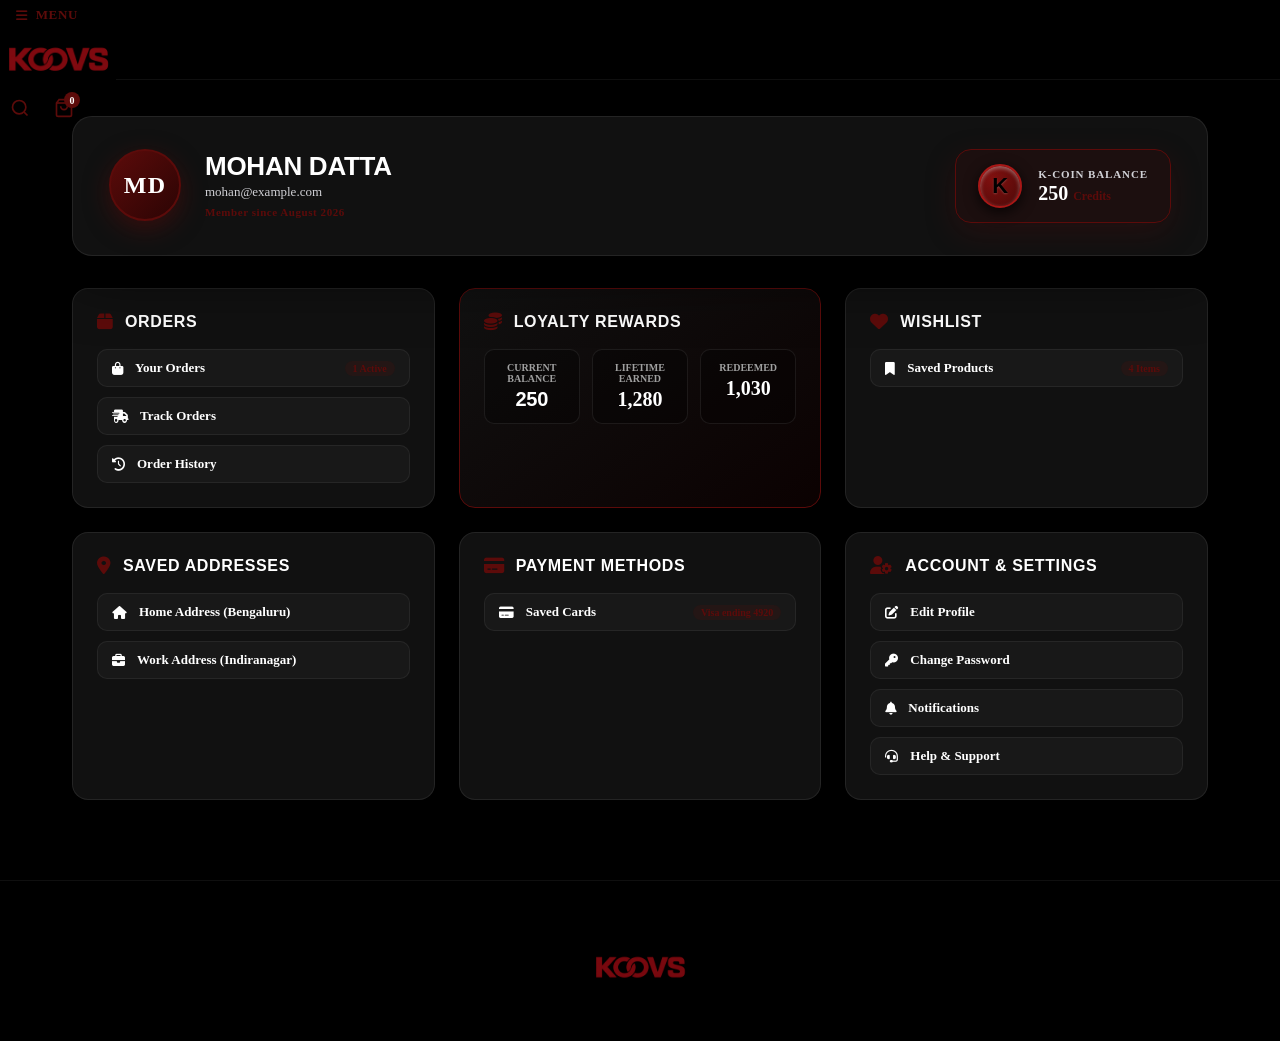
<file: profile.html>
<!DOCTYPE html>
<html lang="en">
<head>
  <meta charset="UTF-8" />
  <meta name="viewport" content="width=device-width, initial-scale=1.0" />
  <title>Your Profile &amp; K-Coin Loyalty | KOOVS Exclusive</title>
  <meta name="description" content="Manage your KOOVS account, order history, wishlist, and track your K-Coin loyalty rewards." />

  <!-- Fonts & Icons -->
  <link rel="preconnect" href="https://fonts.googleapis.com" />
  <link rel="preconnect" href="https://fonts.gstatic.com" crossorigin />
  <link href="https://fonts.googleapis.com/css2?family=Plus+Jakarta+Sans:wght@300;400;500;600;700;800&display=swap" rel="stylesheet" />
  <link rel="stylesheet" href="https://cdnjs.cloudflare.com/ajax/libs/font-awesome/6.4.0/css/all.min.css" />
  <link rel="stylesheet" href="styles.css" />
</head>
<body class="profile-page">

  <!-- HEADER -->
  <header class="header" id="header">
    <div class="header__container">
      
      <div class="header__left">
        <button class="header__menu-pill" id="menuBtn" aria-label="Open menu">
          <i class="fa-solid fa-bars menu-pill__icon"></i>
          <span class="menu-pill__text">MENU</span>
        </button>
      </div>

      <div class="header__center">
        <a href="index.html" class="header__logo-link" aria-label="KOOVS Home">
          <img src="assets/images/koovs_official_logo.png" alt="KOOVS Official Logo" class="header__logo-img" />
        </a>
      </div>

      <div class="header__right">
        <button class="header__icon-btn" id="searchBtn" aria-label="Search Catalog">
          <svg width="20" height="20" viewBox="0 0 24 24" fill="none" stroke="currentColor" stroke-width="2">
            <circle cx="11" cy="11" r="8"></circle>
            <line x1="21" y1="21" x2="16.65" y2="16.65"></line>
          </svg>
        </button>

        <button class="header__icon-btn header__cart-btn" id="cartBtn" aria-label="Shopping Bag">
          <svg width="20" height="20" viewBox="0 0 24 24" fill="none" stroke="currentColor" stroke-width="2">
            <path d="M6 2L3 6v14a2 2 0 0 0 2 2h14a2 2 0 0 0 2-2V6l-3-4z"></path>
            <line x1="3" y1="6" x2="21" y2="6"></line>
            <path d="M16 10a4 4 0 0 1-8 0"></path>
          </svg>
          <span class="header__cart-badge" id="cartBadge">0</span>
        </button>
      </div>

    </div>
  </header>

  <!-- MOBILE MENU DRAWER -->
  <div class="menu-drawer" id="menuDrawer" aria-hidden="true">
    <div class="menu-drawer__overlay" id="menuDrawerOverlay"></div>
    <div class="menu-drawer__content">
      <div class="menu-drawer__header">
        <a href="index.html" class="menu-drawer__logo-link" aria-label="KOOVS Home">
          <img src="assets/images/koovs_official_logo.png" alt="KOOVS Logo" class="menu-drawer__logo" />
        </a>
        <button class="menu-drawer__close" id="menuDrawerClose" aria-label="Close menu">
          <i class="fa-solid fa-xmark"></i>
        </button>
      </div>
      <nav class="menu-drawer__links">
        <a href="index.html" class="menu-drawer__link">HOME</a>
        <a href="exclusive-drip.html" class="menu-drawer__link">EXCLUSIVE DRIP</a>
        <a href="everyday-apparel.html" class="menu-drawer__link highlight-link">EVERYDAY APPAREL</a>
        <a href="everyday-apparel.html" class="menu-drawer__link">DAILY ESSENTIALS</a>
        <a href="#" class="menu-drawer__link trigger-ar-modal">AR VIRTUAL FITTING</a>
      </nav>
      <div class="menu-drawer__footer">
        <a href="profile.html" class="menu-drawer__settings-link active">
          <i class="fa-solid fa-user"></i>
          <span>Your Profile</span>
        </a>
        <a href="#" class="menu-drawer__settings-link" id="settingsBtn">
          <i class="fa-solid fa-gear"></i>
          <span>Settings</span>
        </a>
        <p class="menu-drawer__brand-tag">TOO ODD TO IGNORE.</p>
      </div>
    </div>
  </div>

  <!-- MAIN PROFILE CONTAINER -->
  <main class="profile-main">
    <div class="profile-container">
      
      <!-- PROFILE HEADER & LOYALTY CREDIT WIDGET -->
      <section class="profile-header-card">
        <div class="profile-user-info">
          <div class="profile-avatar">
            <span class="profile-avatar__initials">MD</span>
          </div>
          <div class="profile-user-details">
            <h1 class="profile-user__name font-milker">Mohan Datta</h1>
            <p class="profile-user__email">mohan@example.com</p>
            <span class="profile-user__member">Member since August 2026</span>
          </div>
        </div>

        <!-- TOP RIGHT: KOOVS LOYALTY CREDITS WIDGET -->
        <div class="loyalty-widget" title="KOOVS K-Coin Reward Balance">
          <div class="k-coin-icon">
            <span class="k-coin-symbol font-milker">K</span>
          </div>
          <div class="loyalty-widget__info">
            <span class="loyalty-widget__label">K-Coin Balance</span>
            <span class="loyalty-widget__amount">250 <small>Credits</small></span>
          </div>
        </div>
      </section>

      <!-- PROFILE GRID CARDS -->
      <div class="profile-grid">
        
        <!-- CARD 1: ORDERS -->
        <article class="profile-card">
          <div class="profile-card__header">
            <i class="fa-solid fa-box profile-card__icon"></i>
            <h3 class="profile-card__title">Orders</h3>
          </div>
          <ul class="profile-card__list">
            <li><a href="#"><i class="fa-solid fa-bag-shopping"></i> Your Orders <span class="profile-badge">1 Active</span></a></li>
            <li><a href="#"><i class="fa-solid fa-truck-fast"></i> Track Orders</a></li>
            <li><a href="#"><i class="fa-solid fa-clock-rotate-left"></i> Order History</a></li>
          </ul>
        </article>

        <!-- CARD 2: REWARDS & LOYALTY -->
        <article class="profile-card profile-card--highlight">
          <div class="profile-card__header">
            <i class="fa-solid fa-coins profile-card__icon"></i>
            <h3 class="profile-card__title">Loyalty Rewards</h3>
          </div>
          <div class="rewards-summary">
            <div class="rewards-stat">
              <span class="rewards-stat__label">Current Balance</span>
              <span class="rewards-stat__val font-milker">250</span>
            </div>
            <div class="rewards-stat">
              <span class="rewards-stat__label">Lifetime Earned</span>
              <span class="rewards-stat__val">1,280</span>
            </div>
            <div class="rewards-stat">
              <span class="rewards-stat__label">Redeemed</span>
              <span class="rewards-stat__val">1,030</span>
            </div>
          </div>
        </article>

        <!-- CARD 3: WISHLIST -->
        <article class="profile-card">
          <div class="profile-card__header">
            <i class="fa-solid fa-heart profile-card__icon"></i>
            <h3 class="profile-card__title">Wishlist</h3>
          </div>
          <ul class="profile-card__list">
            <li><a href="#"><i class="fa-solid fa-bookmark"></i> Saved Products <span class="profile-badge">4 Items</span></a></li>
          </ul>
        </article>

        <!-- CARD 4: SAVED ADDRESSES -->
        <article class="profile-card">
          <div class="profile-card__header">
            <i class="fa-solid fa-location-dot profile-card__icon"></i>
            <h3 class="profile-card__title">Saved Addresses</h3>
          </div>
          <ul class="profile-card__list">
            <li><a href="#"><i class="fa-solid fa-house"></i> Home Address (Bengaluru)</a></li>
            <li><a href="#"><i class="fa-solid fa-briefcase"></i> Work Address (Indiranagar)</a></li>
          </ul>
        </article>

        <!-- CARD 5: PAYMENT METHODS -->
        <article class="profile-card">
          <div class="profile-card__header">
            <i class="fa-solid fa-credit-card profile-card__icon"></i>
            <h3 class="profile-card__title">Payment Methods</h3>
          </div>
          <ul class="profile-card__list">
            <li><a href="#"><i class="fa-solid fa-credit-card"></i> Saved Cards <span class="profile-badge">Visa ending 4920</span></a></li>
          </ul>
        </article>

        <!-- CARD 6: ACCOUNT & SUPPORT -->
        <article class="profile-card">
          <div class="profile-card__header">
            <i class="fa-solid fa-user-gear profile-card__icon"></i>
            <h3 class="profile-card__title">Account &amp; Settings</h3>
          </div>
          <ul class="profile-card__list">
            <li><a href="#"><i class="fa-solid fa-pen-to-square"></i> Edit Profile</a></li>
            <li><a href="#"><i class="fa-solid fa-key"></i> Change Password</a></li>
            <li><a href="#"><i class="fa-solid fa-bell"></i> Notifications</a></li>
            <li><a href="#"><i class="fa-solid fa-headset"></i> Help &amp; Support</a></li>
          </ul>
        </article>

      </div>

    </div>
  </main>

  <!-- FOOTER -->
  <footer class="inner-page-footer">
    <div class="inner-page-footer__container">
      <a href="index.html" aria-label="KOOVS Home">
        <img src="assets/images/koovs_official_logo.png" alt="KOOVS Official Logo" class="inner-page-footer__logo" />
      </a>
    </div>
  </footer>

  <!-- SEARCH & CART MODALS -->
  <div class="search-modal" id="searchModal" aria-hidden="true">
    <div class="search-modal__overlay" id="searchModalOverlay"></div>
    <div class="search-modal__container">
      <div class="search-modal__header">
        <div class="search-input-wrap">
          <i class="fa-solid fa-magnifying-glass search-input__icon"></i>
          <input type="text" id="searchInput" placeholder="Search Spider-Man, Drake, Hoodies, Tees..." autocomplete="off" />
        </div>
        <button class="search-modal__close" id="searchModalClose" aria-label="Close search"><i class="fa-solid fa-xmark"></i></button>
      </div>
      <div class="search-results-container" id="searchResultsContainer"></div>
    </div>
  </div>

  <div class="cart-drawer" id="cartDrawer" aria-hidden="true">
    <div class="cart-drawer__overlay" id="cartDrawerOverlay"></div>
    <div class="cart-drawer__container">
      <div class="cart-drawer__header">
        <h3 class="cart-drawer__title font-milker">SHOPPING BAG</h3>
        <button class="cart-drawer__close" id="cartDrawerClose"><i class="fa-solid fa-xmark"></i></button>
      </div>
      <div class="cart-drawer__body" id="cartDrawerBody">
        <div class="cart-drawer__empty">
          <i class="fa-solid fa-bag-shopping"></i>
          <p>Your shopping bag is empty.</p>
        </div>
      </div>
      <div class="cart-drawer__footer">
        <div class="cart-drawer__total-row">
          <span>Subtotal</span>
          <span class="cart-drawer__subtotal" id="cartSubtotal">₹0</span>
        </div>
        <button class="cart-drawer__checkout-btn" id="checkoutBtn">
          <span>PROCEED TO CHECKOUT</span>
          <i class="fa-solid fa-arrow-right"></i>
        </button>
      </div>
    </div>
  </div>

  <script src="app.js"></script>
</body>
</html>
</file>
<file: styles.css>
/* ============================================================
   KOOVS — DARK EDITORIAL LANDING PAGE (REFINED EVERYDAY APPAREL)
   Design Direction:
   - Primary Accent: Official Brand Red (#5C0B0A)
   - Deep Black (#000000) & Dark Charcoal (#111111)
   - 60% Screen Hero Banner with Apple-style Slide-In Animation from Left
   - Thin Horizontal Category Bar directly below Hero Banner
   - 3D Infinite Circular Rotating Carousel Showcase
   - Strict Right-Aligned Header Icons (Logo Left | AR, Search, Menu, Cart Right)
   ============================================================ */

/* ----------------------------------------------------------
   DESIGN TOKENS
   ---------------------------------------------------------- */
:root {
  --color-black:        #000000;
  --color-charcoal:     #111111;
  --color-dark-card:    #151518;
  --color-dark-glass:   rgba(17, 17, 17, 0.88);
  
  /* OFFICIAL BRAND RED ACCENT (#5C0B0A) */
  --color-accent-red:   #5C0B0A;
  --color-accent-hover: #7A100F;
  --color-accent-dim:   rgba(92, 11, 10, 0.18);
  --color-accent-glow:  rgba(92, 11, 10, 0.45);

  --color-white:        #FFFFFF;
  --color-gray-300:     #D1D1D6;
  --color-gray-400:     #A0A0A0;
  --color-gray-700:     #2C2C2E;

  --font-milker:        'Milker', 'Syne', 'Bebas Neue', sans-serif;
  --font-sans:          'Inter', 'Helvetica Neue', system-ui, sans-serif;

  --header-height:      80px;
  --radius-card:        16px;
  --radius-pill:        999px;

  --ease-editorial:     cubic-bezier(0.16, 1, 0.3, 1);
  --transition-fast:    0.22s var(--ease-editorial);
  --transition-smooth:  0.4s var(--ease-editorial);
}

/* ----------------------------------------------------------
   RESET & BASE STYLES
   ---------------------------------------------------------- */
*, *::before, *::after {
  box-sizing: border-box;
  margin: 0;
  padding: 0;
}

html, body {
  width: 100%;
  margin: 0;
  padding: 0;
  overflow-x: hidden;
}

body.dark-theme {
  background-color: var(--color-black);
  color: var(--color-white);
  font-family: var(--font-sans);
  font-size: 15px;
  -webkit-font-smoothing: antialiased;
  -moz-osx-font-smoothing: grayscale;
}

img {
  display: block;
  max-width: 100%;
  height: auto;
}

a {
  color: inherit;
  text-decoration: none;
}

button {
  cursor: pointer;
  border: none;
  background: none;
  font-family: inherit;
  color: inherit;
}

/* HEADINGS IN OFFICIAL ACCENT #5C0B0A */
.font-milker,
h1, h2, h3,
.pdp-title,
.product-card__name,
.spotlight-title,
.gender-card__title,
.ea-hero-banner__title,
.collection-hero__title {
  font-family: var(--font-milker);
  font-weight: 800;
  letter-spacing: -0.01em;
  text-transform: uppercase;
  color: var(--color-accent-red);
}

/* ----------------------------------------------------------
   HEADER NAVIGATION (STRICT RIGHT ALIGNMENT)
   LEFT: Brand Logo
   RIGHT: AR Try On | Search | Menu | Cart
   ---------------------------------------------------------- */
.header {
  position: fixed;
  top: 0;
  left: 0;
  width: 100%;
  height: var(--header-height);
  background-color: rgba(0, 0, 0, 0.9);
  backdrop-filter: blur(16px);
  -webkit-backdrop-filter: blur(16px);
  z-index: 100;
  border-bottom: 1px solid rgba(255, 255, 255, 0.06);
  transition: background-color var(--transition-smooth), border-color var(--transition-smooth);
}

.header.scrolled {
  background-color: rgba(0, 0, 0, 0.98);
  border-bottom-color: rgba(92, 11, 10, 0.35);
}

.header__inner {
  position: relative;
  max-width: 1600px;
  height: 100%;
  margin: 0 auto;
  padding: 0 48px;
  display: flex;
  align-items: center;
  justify-space: space-between;
}

/* LEFT: MENU BUTTON (☰ Menu) */
.header__left {
  display: flex;
  align-items: center;
}

.header__menu-pill {
  display: inline-flex;
  align-items: center;
  gap: 8px;
  padding: 7px 16px;
  color: var(--color-accent-red);
  font-size: 13px;
  font-weight: 600;
  letter-spacing: 0.05em;
  text-transform: uppercase;
  border-radius: var(--radius-pill);
  background-color: transparent;
  transition: all var(--transition-fast);
}

.header__menu-pill:hover {
  background-color: var(--color-accent-dim);
  transform: translateY(-1px);
}

/* CENTER: BRAND LOGO (PERFECTLY CENTERED ON SCREEN) */
.header__logo-link {
  display: flex;
  align-items: center;
  height: 100%;
}

.header__logo-link--centered {
  position: absolute;
  left: 50%;
  top: 50%;
  transform: translate(-50%, -50%);
  display: flex;
  align-items: center;
}

.header__logo-img {
  height: 58px;
  width: auto;
  object-fit: contain;
  transition: transform var(--transition-fast);
}

.header__logo-link:hover .header__logo-img {
  transform: scale(1.03);
}

/* RIGHT ALIGNED ICONS CONTAINER */
.header__actions {
  display: flex;
  align-items: center;
  gap: 18px;
  margin-left: auto;
}

/* AR Try-On Quick Access Pill Button */
.nav-ar-btn {
  display: inline-flex;
  align-items: center;
  gap: 8px;
  padding: 7px 16px;
  background-color: var(--color-accent-dim);
  border: 1.5px solid var(--color-accent-red);
  border-radius: var(--radius-pill);
  color: var(--color-accent-red);
  font-size: 12px;
  font-weight: 700;
  letter-spacing: 0.05em;
  text-transform: uppercase;
  transition: all var(--transition-fast);
}

.nav-ar-btn:hover {
  background-color: var(--color-accent-red);
  border-color: var(--color-accent-red);
  color: var(--color-white);
  transform: translateY(-1px);
  box-shadow: 0 4px 14px var(--color-accent-glow);
}

.nav-ar-btn__icon {
  color: var(--color-accent-red);
}

.nav-ar-btn:hover .nav-ar-btn__icon {
  color: var(--color-white);
}

.header__icon-btn {
  position: relative;
  display: inline-flex;
  align-items: center;
  justify-content: center;
  width: 40px;
  height: 40px;
  border-radius: 50%;
  color: var(--color-accent-red);
  transition: color var(--transition-fast), transform var(--transition-fast), background-color var(--transition-fast);
}

.header__icon-btn:hover {
  color: var(--color-accent-red);
  transform: translateY(-2px);
  background-color: var(--color-accent-dim);
}

.header__cart-badge {
  position: absolute;
  top: 4px;
  right: 4px;
  background-color: var(--color-accent-red);
  color: var(--color-white);
  font-size: 10px;
  font-weight: 700;
  width: 16px;
  height: 16px;
  border-radius: 50%;
  display: flex;
  align-items: center;
  justify-content: center;
}

/* ----------------------------------------------------------
   MOBILE MENU DRAWER
   ---------------------------------------------------------- */
.menu-drawer {
  position: fixed;
  inset: 0;
  z-index: 200;
  visibility: hidden;
  opacity: 0;
  transition: visibility 0.4s, opacity 0.4s var(--ease-editorial);
}

.menu-drawer.open {
  visibility: visible;
  opacity: 1;
}

.menu-drawer__overlay {
  position: absolute;
  inset: 0;
  background-color: rgba(0, 0, 0, 0.85);
  backdrop-filter: blur(8px);
}

.menu-drawer__content {
  position: absolute;
  top: 0;
  left: 0;
  right: auto;
  width: 100%;
  max-width: 400px;
  height: 100%;
  background-color: var(--color-charcoal);
  border-right: 1px solid rgba(255, 255, 255, 0.08);
  padding: 40px;
  display: flex;
  flex-direction: column;
  justify-space: space-between;
  transform: translateX(-100%);
  transition: transform 0.4s var(--ease-editorial);
}

.menu-drawer.open .menu-drawer__content {
  transform: translateX(0);
}

.menu-drawer__header {
  display: flex;
  align-items: center;
  justify-space: space-between;
}

.menu-drawer__logo {
  height: 38px;
  width: auto;
  object-fit: contain;
}

.menu-drawer__close {
  font-size: 24px;
  color: var(--color-white);
  transition: color var(--transition-fast);
}

.menu-drawer__close:hover {
  color: var(--color-accent-red);
}

.menu-drawer__settings-link {
  display: flex;
  align-items: center;
  gap: 10px;
  font-size: 13px;
  font-weight: 600;
  letter-spacing: 0.08em;
  text-transform: uppercase;
  color: var(--color-gray-300);
  padding: 12px 0 8px;
  margin-bottom: 8px;
  border-top: 1px solid rgba(255, 255, 255, 0.08);
  transition: color var(--transition-fast);
}

.menu-drawer__settings-link i {
  color: var(--color-accent-red);
  font-size: 15px;
}

.menu-drawer__settings-link:hover {
  color: var(--color-accent-red);
}

.menu-drawer__links {
  display: flex;
  flex-direction: column;
  gap: 24px;
  margin: 40px 0;
}

.menu-drawer__link {
  font-family: var(--font-milker);
  font-size: 26px;
  font-weight: 800;
  color: var(--color-white);
  text-transform: uppercase;
  transition: color var(--transition-fast), transform var(--transition-fast);
}

.menu-drawer__link:hover,
.menu-drawer__link.active {
  color: var(--color-accent-red);
  transform: translateX(8px);
}

.menu-drawer__footer {
  border-top: 1px solid rgba(255, 255, 255, 0.08);
  padding-top: 20px;
}

.menu-drawer__brand-tag {
  font-size: 11px;
  font-weight: 700;
  letter-spacing: 0.25em;
  color: var(--color-gray-400);
}

/* ----------------------------------------------------------
   HOMEPAGE HERO SECTION
   ---------------------------------------------------------- */
.hero {
  position: relative;
  width: 100%;
  height: 100vh;
  min-height: 680px;
  padding-top: var(--header-height);
  display: flex;
  align-items: center;
  justify-content: center;
  overflow: hidden;
  background-color: var(--color-black);
}

.hero__bg-container {
  position: absolute;
  inset: 0;
  width: 100%;
  height: 100%;
  z-index: 1;
}

.hero__bg-img {
  width: 100%;
  height: 100%;
  object-fit: cover;
  object-position: center;
}

.hero__bg-overlay {
  position: absolute;
  inset: 0;
  background: radial-gradient(circle at center, rgba(0,0,0,0.25) 0%, rgba(0,0,0,0.75) 100%);
  pointer-events: none;
}

.hero__container {
  position: relative;
  z-index: 2;
  width: 100%;
  max-width: 1380px;
  height: calc(100vh - var(--header-height));
  margin: 0 auto;
  padding: 24px 48px;
  display: flex;
  align-items: center;
  justify-content: center;
}

.hero__cards-grid {
  display: grid;
  grid-template-columns: repeat(2, 1fr);
  gap: 36px;
  width: 100%;
  max-width: 1180px;
  align-items: center;
  perspective: 1200px;
}

.hero-card {
  position: relative;
  height: min(64vh, 520px);
  background: var(--color-dark-glass);
  backdrop-filter: blur(16px);
  -webkit-backdrop-filter: blur(16px);
  border-radius: var(--radius-card);
  border: 1px solid rgba(255, 255, 255, 0.08);
  box-shadow: 0 24px 60px rgba(0, 0, 0, 0.8), 0 0 25px var(--color-accent-glow);
  overflow: hidden;
  display: flex;
  flex-direction: column;
  transform-style: preserve-3d;
  will-change: transform;
  transition: box-shadow var(--transition-smooth), border-color var(--transition-smooth);
}

.hero-card:hover {
  border-color: var(--color-accent-red);
  box-shadow: 0 36px 90px rgba(0, 0, 0, 0.95), 0 0 45px var(--color-accent-glow);
}

.hero-card__image-wrap {
  position: relative;
  width: 100%;
  height: 58%;
  overflow: hidden;
  background-color: var(--color-black);
}

.hero-card__img {
  width: 100%;
  height: 100%;
  object-fit: cover;
  object-position: 85% 15%;
  transition: transform 0.7s var(--ease-editorial);
}

.hero-card__img--everyday {
  object-position: center top;
}

.hero-card:hover .hero-card__img {
  transform: scale(1.05);
}

.hero-card__img-overlay {
  position: absolute;
  inset: 0;
  background: linear-gradient(180deg, rgba(0,0,0,0) 30%, rgba(17,17,17,0.95) 100%);
  pointer-events: none;
}

.hero-card__content {
  padding: 24px 32px 28px;
  display: flex;
  flex-direction: column;
  justify-space: space-between;
  height: 44%;
  background-color: transparent;
}

.hero-card__category {
  font-size: 11px;
  font-weight: 700;
  letter-spacing: 0.2em;
  color: var(--color-white);
  opacity: 0.9;
  text-transform: uppercase;
  margin-bottom: 4px;
}

.hero-card__title {
  font-size: clamp(28px, 2.5vh, 36px);
  line-height: 1.05;
  color: var(--color-accent-red);
  margin-bottom: 6px;
}

.hero-card__desc {
  font-size: 14px;
  line-height: 1.4;
  color: var(--color-white);
  opacity: 0.95;
  margin-bottom: 16px;
}

.hero-card__actions {
  display: flex;
  align-items: center;
  gap: 12px;
  flex-wrap: wrap;
  align-self: flex-start;
}

.hero-btn {
  display: inline-flex;
  align-items: center;
  gap: 10px;
  padding: 10px 24px;
  background-color: var(--color-accent-dim);
  border: 1.5px solid var(--color-accent-red);
  border-radius: var(--radius-pill);
  color: var(--color-white);
  font-size: 13px;
  font-weight: 600;
  letter-spacing: 0.08em;
  text-transform: uppercase;
  transition: background-color var(--transition-fast), border-color var(--transition-fast), color var(--transition-fast), transform var(--transition-fast), box-shadow var(--transition-fast);
}

.hero-btn__arrow {
  transition: transform var(--transition-fast);
}

.hero-btn:hover {
  background-color: var(--color-accent-red);
  border-color: var(--color-accent-red);
  color: var(--color-white);
  transform: translateY(-2px);
  box-shadow: 0 6px 20px var(--color-accent-glow);
}

.hero-btn-lucky {
  display: inline-flex;
  align-items: center;
  justify-content: center;
  padding: 9px 18px;
  background-color: var(--color-black);
  border: 1.5px solid #5C0B0A;
  border-radius: var(--radius-pill);
  color: #5C0B0A;
  font-size: 12px;
  font-weight: 700;
  letter-spacing: 0.04em;
  text-decoration: none;
  cursor: pointer;
  transition: background-color var(--transition-fast), color var(--transition-fast), border-color var(--transition-fast), transform var(--transition-fast), box-shadow var(--transition-fast);
  white-space: nowrap;
}

.hero-btn-lucky:hover {
  background-color: #5C0B0A;
  color: var(--color-white);
  border-color: #5C0B0A;
  box-shadow: 0 6px 20px rgba(92, 11, 10, 0.5);
  transform: translateY(-2px);
}

.hero-btn:hover .hero-btn__arrow {
  transform: translateX(4px);
}

/* ----------------------------------------------------------
   EVERYDAY APPAREL — REFINED SLIDING HERO BANNER (TOP 60% SCREEN)
   ---------------------------------------------------------- */
.collection-page {
  padding-top: var(--header-height);
  background-color: var(--color-black);
}

.ea-gender-selection {
  width: 100%;
}

.gender-container {
  display: grid;
  grid-template-columns: repeat(2, 1fr);
  gap: 40px;
  max-width: 1300px;
  margin: 0 auto;
  min-height: 60vh;
  padding: 0 48px 60px;
}

.gender-card {
  position: relative;
  border-radius: var(--radius-card);
  overflow: hidden;
  border: 1.5px solid rgba(255, 255, 255, 0.08);
  box-shadow: 0 24px 60px rgba(0, 0, 0, 0.8), 0 0 25px var(--color-accent-glow);
  cursor: pointer;
  display: flex;
  flex-direction: column;
  justify-content: flex-end;
  min-height: 500px;
  transition: transform var(--transition-smooth), border-color var(--transition-smooth), box-shadow var(--transition-smooth);
}

.gender-card:hover {
  transform: translateY(-10px) scale(1.015);
  border-color: var(--color-accent-red);
  box-shadow: 0 32px 80px rgba(0, 0, 0, 0.9), 0 0 45px var(--color-accent-glow);
}

.gender-card__bg {
  position: absolute;
  inset: 0;
  width: 100%;
  height: 100%;
  z-index: 1;
}

.gender-card__img {
  width: 100%;
  height: 100%;
  object-fit: cover;
  object-position: center 15%;
  transition: transform 0.8s var(--ease-editorial);
}

.gender-card:hover .gender-card__img {
  transform: scale(1.06);
}

.gender-card__overlay {
  position: absolute;
  inset: 0;
  background: linear-gradient(180deg, rgba(0,0,0,0.1) 0%, rgba(0,0,0,0.4) 50%, rgba(10,10,12,0.95) 100%);
}

.gender-card__content {
  position: relative;
  z-index: 2;
  padding: 40px;
  display: flex;
  flex-direction: column;
  align-items: flex-start;
  gap: 8px;
}

.gender-card__tag {
  font-size: 11px;
  font-weight: 700;
  letter-spacing: 0.2em;
  color: var(--color-white);
  opacity: 0.9;
}

.gender-card__title {
  font-size: clamp(48px, 5vw, 64px);
  line-height: 1;
  color: var(--color-accent-red);
  margin-bottom: 4px;
}

.gender-card__desc {
  font-size: 15px;
  color: var(--color-white);
  opacity: 0.95;
  margin-bottom: 16px;
  max-width: 400px;
}

/* ----------------------------------------------------------
   60% HERO SLIDING BANNER (SLIDES IN SMOOTHLY FROM LEFT)
   ---------------------------------------------------------- */
.ea-showcase-view {
  width: 100%;
}

.ea-hero-banner {
  position: relative;
  width: 100%;
  height: min(65vh, 540px);
  min-height: 420px;
  overflow: hidden;
  background-color: var(--color-black);
  animation: slideInLeft 0.8s cubic-bezier(0.16, 1, 0.3, 1) forwards;
}

@keyframes slideInLeft {
  from {
    opacity: 0;
    transform: translateX(-100%);
  }
  to {
    opacity: 1;
    transform: translateX(0);
  }
}

.ea-hero-banner__bg {
  position: absolute;
  inset: 0;
  width: 100%;
  height: 100%;
  z-index: 1;
}

.ea-hero-banner__img {
  width: 100%;
  height: 100%;
  object-fit: cover;
  object-position: right 15%;
  transition: transform 1.2s var(--ease-editorial);
}

.ea-hero-banner__overlay {
  position: absolute;
  inset: 0;
  background: linear-gradient(90deg, rgba(0,0,0,0.85) 0%, rgba(0,0,0,0.4) 50%, rgba(0,0,0,0.2) 100%);
}

.ea-hero-banner__content {
  position: relative;
  z-index: 2;
  height: 100%;
  max-width: 1400px;
  margin: 0 auto;
  padding: 40px 48px;
  display: flex;
  flex-direction: column;
  justify-content: flex-end;
  align-items: flex-start;
}

.ea-switch-gender-btn {
  position: absolute;
  top: 32px;
  left: 48px;
  display: inline-flex;
  align-items: center;
  gap: 10px;
  padding: 8px 20px;
  border-radius: var(--radius-pill);
  border: 1.5px solid var(--color-accent-red);
  background-color: rgba(18, 18, 22, 0.85);
  backdrop-filter: blur(8px);
  color: var(--color-white);
  font-size: 12px;
  font-weight: 600;
  letter-spacing: 0.05em;
  text-transform: uppercase;
  transition: all var(--transition-fast);
}

.ea-switch-gender-btn:hover {
  background-color: var(--color-accent-red);
  color: var(--color-white);
  transform: translateY(-2px);
  box-shadow: 0 6px 18px var(--color-accent-glow);
}

.ea-hero-banner__tag {
  font-size: 11px;
  font-weight: 700;
  letter-spacing: 0.25em;
  color: var(--color-accent-red);
  margin-bottom: 6px;
}

.ea-hero-banner__title {
  font-size: clamp(36px, 4.5vw, 56px);
  line-height: 1.05;
  color: var(--color-accent-red);
  margin-bottom: 10px;
}

.ea-hero-banner__desc {
  font-size: 16px;
  line-height: 1.5;
  color: var(--color-white);
  max-width: 540px;
}

/* ----------------------------------------------------------
   THIN MINIMAL HORIZONTAL CATEGORY BAR
   ---------------------------------------------------------- */
.thin-category-bar {
  position: sticky;
  top: var(--header-height);
  z-index: 90;
  background-color: rgba(10, 10, 12, 0.95);
  backdrop-filter: blur(14px);
  border-bottom: 1px solid rgba(255, 255, 255, 0.08);
  padding: 12px 0;
}

.thin-category-bar__scroll {
  display: flex;
  align-items: center;
  gap: 10px;
  max-width: 1600px;
  margin: 0 auto;
  padding: 0 48px;
  overflow-x: auto;
  scrollbar-width: none;
}

.thin-category-bar__scroll::-webkit-scrollbar {
  display: none;
}

.thin-category-btn {
  white-space: nowrap;
  padding: 7px 18px;
  border-radius: var(--radius-pill);
  border: 1px solid rgba(255, 255, 255, 0.12);
  background-color: rgba(255, 255, 255, 0.03);
  color: var(--color-gray-300);
  font-size: 13px;
  font-weight: 500;
  transition: all var(--transition-fast);
}

.thin-category-btn:hover {
  border-color: var(--color-accent-red);
  color: var(--color-white);
  background-color: var(--color-accent-dim);
}

.thin-category-btn.active {
  background-color: var(--color-accent-red);
  border-color: var(--color-accent-red);
  color: var(--color-white);
  font-weight: 600;
  box-shadow: 0 4px 14px var(--color-accent-glow);
}

/* ----------------------------------------------------------
   CURATED COLLECTION SELECTOR (EXCLUSIVE DRIP)
   ---------------------------------------------------------- */
.collection-tabs-wrap {
  position: sticky;
  top: var(--header-height);
  z-index: 90;
  background-color: rgba(10, 10, 12, 0.95);
  backdrop-filter: blur(14px);
  border-bottom: 1px solid rgba(255, 255, 255, 0.08);
  padding: 14px 0;
}

.collection-tabs__scroll {
  display: flex;
  align-items: center;
  gap: 12px;
  max-width: 1600px;
  margin: 0 auto;
  padding: 0 48px;
  overflow-x: auto;
  scrollbar-width: none;
}

.collection-tabs__scroll::-webkit-scrollbar {
  display: none;
}

.collection-tab {
  white-space: nowrap;
  padding: 9px 22px;
  border-radius: var(--radius-pill);
  border: 1px solid rgba(255, 255, 255, 0.12);
  background-color: rgba(255, 255, 255, 0.03);
  color: var(--color-gray-300);
  font-size: 13px;
  font-weight: 500;
  letter-spacing: 0.03em;
  transition: all var(--transition-fast);
}

.collection-tab:hover {
  border-color: var(--color-accent-red);
  color: var(--color-white);
  background-color: var(--color-accent-dim);
  transform: translateY(-1px);
}

.collection-tab.active {
  background-color: var(--color-accent-red);
  border-color: var(--color-accent-red);
  color: var(--color-white);
  font-weight: 700;
  box-shadow: 0 4px 16px var(--color-accent-glow);
}

/* ----------------------------------------------------------
   3D INFINITE CIRCULAR CAROUSEL STAGE
   ---------------------------------------------------------- */
.carousel-section {
  position: relative;
  width: 100%;
  min-height: calc(100vh - var(--header-height) - 160px);
  padding: 20px 0 40px;
  display: flex;
  flex-direction: column;
  align-items: center;
  justify-content: space-between;
  overflow: hidden;
  user-select: none;
}

.carousel-instructions {
  text-align: center;
  margin-bottom: 16px;
  z-index: 5;
}

.carousel-hint-tag {
  display: inline-flex;
  align-items: center;
  gap: 8px;
  font-size: 10px;
  font-weight: 700;
  letter-spacing: 0.25em;
  color: var(--color-accent-red);
  margin-bottom: 4px;
}

.carousel-instructions p {
  font-size: 13px;
  color: var(--color-gray-400);
}

.circular-stage {
  position: relative;
  width: 100%;
  height: 460px;
  perspective: 1400px;
  perspective-origin: 50% 45%;
  display: flex;
  align-items: center;
  justify-content: center;
  cursor: grab;
}

.circular-stage:active {
  cursor: grabbing;
}

.circular-ring {
  position: absolute;
  width: 100%;
  height: 100%;
  transform-style: preserve-3d;
  display: flex;
  align-items: center;
  justify-content: center;
}

.circular-card {
  position: absolute;
  width: 290px;
  height: 410px;
  transform-style: preserve-3d;
  will-change: transform, opacity;
  transition: box-shadow 0.4s var(--ease-editorial), border-color 0.4s var(--ease-editorial);
}

.circular-card__inner {
  position: relative;
  width: 100%;
  height: 100%;
  background: var(--color-dark-glass);
  backdrop-filter: blur(14px);
  -webkit-backdrop-filter: blur(14px);
  border-radius: var(--radius-card);
  border: 1.5px solid rgba(255, 255, 255, 0.08);
  box-shadow: 0 20px 40px rgba(0, 0, 0, 0.8);
  overflow: hidden;
  display: flex;
  flex-direction: column;
  justify-space: space-between;
  padding: 20px;
  transition: all 0.4s var(--ease-editorial);
}

.circular-card.is-focused .circular-card__inner {
  border-color: var(--color-accent-red);
  box-shadow: 0 30px 70px rgba(0, 0, 0, 0.9), 0 0 35px var(--color-accent-glow);
  background: rgba(22, 22, 26, 0.95);
}

.circular-card__badge {
  position: absolute;
  top: 14px;
  left: 14px;
  background-color: var(--color-accent-red);
  color: var(--color-white);
  font-size: 9px;
  font-weight: 700;
  letter-spacing: 0.15em;
  padding: 4px 10px;
  border-radius: var(--radius-pill);
  z-index: 2;
}

.circular-card__placeholder {
  position: relative;
  width: 100%;
  height: 60%;
  background: radial-gradient(circle at center, #1e1e24 0%, #101013 100%);
  border-radius: 12px;
  display: flex;
  align-items: center;
  justify-content: center;
  overflow: hidden;
  margin-top: 10px;
}

.circular-card__watermark {
  position: absolute;
  font-family: var(--font-milker);
  font-size: 56px;
  font-weight: 900;
  color: rgba(255, 255, 255, 0.025);
  pointer-events: none;
}

.placeholder-tag {
  font-size: 9px;
  font-weight: 700;
  letter-spacing: 0.15em;
  color: var(--color-gray-400);
  margin-top: 8px;
  text-transform: uppercase;
  z-index: 2;
}

.circular-card__icon {
  font-size: 42px;
  color: var(--color-accent-red);
  z-index: 2;
  transition: transform 0.4s var(--ease-editorial);
}

.circular-card.is-focused .circular-card__icon {
  transform: scale(1.15);
}

.circular-card__content {
  display: flex;
  flex-direction: column;
  gap: 4px;
}

.circular-card__tag {
  font-size: 9px;
  font-weight: 700;
  letter-spacing: 0.18em;
  color: var(--color-accent-red);
}

.circular-card__title {
  font-size: 18px;
  line-height: 1.15;
  color: var(--color-accent-red);
}

.circular-card__price {
  font-size: 16px;
  font-weight: 800;
  color: var(--color-white);
}

.spotlight-bar {
  z-index: 10;
  width: 92%;
  max-width: 860px;
  background: rgba(18, 18, 22, 0.95);
  backdrop-filter: blur(16px);
  border: 1.5px solid var(--color-accent-red);
  border-radius: var(--radius-pill);
  padding: 18px 40px;
  display: flex;
  align-items: center;
  justify-content: space-between;
  gap: 24px;
  box-shadow: 0 20px 50px rgba(0,0,0,0.9), 0 0 30px var(--color-accent-glow);
  margin-top: 20px;
}

.spotlight-info {
  display: flex;
  flex-direction: column;
  gap: 4px;
  max-width: 60%;
}

.spotlight-tag {
  font-size: 10px;
  font-weight: 700;
  letter-spacing: 0.2em;
  color: var(--color-accent-red);
}

.spotlight-title {
  font-size: 22px;
  color: var(--color-accent-red);
  line-height: 1.1;
}

.spotlight-price {
  font-size: 16px;
  font-weight: 800;
  color: var(--color-white);
}

.spotlight-cta-btn {
  display: inline-flex;
  align-items: center;
  gap: 10px;
  padding: 12px 26px;
  background-color: var(--color-accent-red);
  border-radius: var(--radius-pill);
  color: var(--color-white);
  font-size: 13px;
  font-weight: 700;
  letter-spacing: 0.08em;
  text-transform: uppercase;
  white-space: nowrap;
  margin-left: auto;
  flex-shrink: 0;
  transition: all var(--transition-fast);
  box-shadow: 0 4px 14px var(--color-accent-glow);
}

.spotlight-cta-btn:hover {
  background-color: var(--color-accent-hover);
  transform: translateY(-2px);
  box-shadow: 0 8px 24px rgba(122, 16, 15, 0.6);
}

/* ----------------------------------------------------------
   PRODUCT DETAIL PAGE (PDP) STYLES
   ---------------------------------------------------------- */
.pdp-page {
  padding-top: var(--header-height);
  background-color: var(--color-black);
}

.pdp-main {
  padding: 40px 48px 80px;
  max-width: 1500px;
  margin: 0 auto;
}

.pdp-breadcrumb {
  display: flex;
  align-items: center;
  gap: 10px;
  font-size: 13px;
  color: var(--color-gray-400);
  margin-bottom: 36px;
}

.pdp-breadcrumb a:hover {
  color: var(--color-accent-red);
}

.pdp-breadcrumb span.active {
  color: var(--color-white);
}

.pdp-grid {
  display: grid;
  grid-template-columns: 1.1fr 1fr;
  gap: 56px;
  align-items: start;
}

.pdp-left {
  display: flex;
  flex-direction: column;
  gap: 20px;
}

.pdp-gallery-main {
  position: relative;
  width: 100%;
  aspect-ratio: 4 / 4.8;
  background: radial-gradient(circle at center, #1e1e24 0%, #101013 100%);
  border-radius: var(--radius-card);
  border: 1px solid rgba(255, 255, 255, 0.08);
  overflow: hidden;
  box-shadow: 0 20px 50px rgba(0, 0, 0, 0.8), 0 0 30px var(--color-accent-glow);
}

.pdp-badge {
  position: absolute;
  top: 20px;
  left: 20px;
  background-color: var(--color-accent-red);
  color: var(--color-white);
  font-size: 10px;
  font-weight: 700;
  letter-spacing: 0.2em;
  padding: 6px 14px;
  border-radius: var(--radius-pill);
  z-index: 5;
}

.pdp-main-placeholder {
  width: 100%;
  height: 100%;
  display: flex;
  align-items: center;
  justify-content: center;
  position: relative;
}

.pdp-watermark {
  position: absolute;
  font-family: var(--font-milker);
  font-size: 120px;
  font-weight: 900;
  color: rgba(255, 255, 255, 0.025);
  user-select: none;
}

.pdp-placeholder-icon {
  display: flex;
  flex-direction: column;
  align-items: center;
  gap: 12px;
  color: var(--color-accent-red);
  z-index: 2;
}

.pdp-placeholder-label {
  font-size: 12px;
  font-weight: 700;
  letter-spacing: 0.2em;
  color: var(--color-white);
  margin-top: 8px;
}

.pdp-thumbnails {
  display: grid;
  grid-template-columns: repeat(4, 1fr);
  gap: 14px;
}

.pdp-thumb {
  padding: 12px 8px;
  border-radius: 12px;
  background-color: var(--color-dark-card);
  border: 1px solid rgba(255, 255, 255, 0.08);
  color: var(--color-gray-400);
  display: flex;
  flex-direction: column;
  align-items: center;
  gap: 2px;
  transition: all var(--transition-fast);
}

.pdp-thumb span {
  font-size: 11px;
  font-weight: 700;
}

.pdp-thumb small {
  font-size: 10px;
  letter-spacing: 0.1em;
}

.pdp-thumb:hover,
.pdp-thumb.active {
  border-color: var(--color-accent-red);
  color: var(--color-white);
  background-color: var(--color-accent-dim);
}

.pdp-right {
  display: flex;
  flex-direction: column;
  gap: 28px;
}

.pdp-collection-tag {
  font-size: 11px;
  font-weight: 700;
  letter-spacing: 0.2em;
  color: var(--color-accent-red);
  text-transform: uppercase;
  margin-bottom: 6px;
  display: block;
}

.pdp-title {
  font-size: clamp(32px, 4vw, 44px);
  line-height: 1.05;
  color: var(--color-accent-red);
  margin-bottom: 12px;
}

.pdp-price-row {
  display: flex;
  align-items: baseline;
  gap: 16px;
}

.pdp-price {
  font-size: 28px;
  font-weight: 800;
  color: var(--color-white);
}

.pdp-tax-tag {
  font-size: 12px;
  color: var(--color-gray-400);
}

.pdp-desc {
  font-size: 15px;
  line-height: 1.6;
  color: var(--color-white);
  opacity: 0.95;
  padding-bottom: 16px;
  border-bottom: 1px solid rgba(255, 255, 255, 0.08);
}

.pdp-option-group {
  display: flex;
  flex-direction: column;
  gap: 12px;
}

.pdp-option-header {
  display: flex;
  align-items: center;
  justify-space: space-between;
}

.pdp-option-title {
  font-size: 12px;
  font-weight: 700;
  letter-spacing: 0.15em;
  color: var(--color-white);
}

.pdp-size-guide-btn {
  font-size: 12px;
  color: var(--color-accent-red);
  display: inline-flex;
  align-items: center;
  gap: 6px;
}

.pdp-size-pills {
  display: flex;
  gap: 12px;
}

.pdp-size-btn {
  width: 48px;
  height: 48px;
  border-radius: 10px;
  border: 1px solid rgba(255, 255, 255, 0.12);
  background-color: var(--color-dark-card);
  color: var(--color-white);
  font-size: 14px;
  font-weight: 700;
  transition: all var(--transition-fast);
}

.pdp-size-btn:hover,
.pdp-size-btn.active {
  border-color: var(--color-accent-red);
  background-color: var(--color-accent-red);
  color: var(--color-white);
  box-shadow: 0 4px 14px var(--color-accent-glow);
}

.pdp-qty-control {
  display: inline-flex;
  align-items: center;
  gap: 18px;
  padding: 8px 18px;
  border-radius: var(--radius-pill);
  border: 1px solid rgba(255, 255, 255, 0.12);
  background-color: var(--color-dark-card);
  width: fit-content;
}

.pdp-qty-btn {
  font-size: 18px;
  font-weight: 700;
  color: var(--color-white);
  width: 24px;
}

.pdp-qty-btn:hover {
  color: var(--color-accent-red);
}

.pdp-qty-val {
  font-size: 16px;
  font-weight: 700;
  color: var(--color-white);
}

.pdp-actions {
  display: grid;
  grid-template-columns: 1.2fr 1fr;
  gap: 16px;
  padding-top: 8px;
}

.pdp-btn-cart {
  display: inline-flex;
  align-items: center;
  justify-content: center;
  gap: 12px;
  padding: 16px 28px;
  border-radius: var(--radius-pill);
  background-color: var(--color-accent-red);
  border: 1.5px solid var(--color-accent-red);
  color: var(--color-white);
  font-size: 14px;
  font-weight: 700;
  letter-spacing: 0.08em;
  text-transform: uppercase;
  transition: all var(--transition-fast);
  box-shadow: 0 8px 24px var(--color-accent-glow);
}

.pdp-btn-cart:hover {
  background-color: var(--color-accent-hover);
  border-color: var(--color-accent-hover);
  transform: translateY(-2px);
  box-shadow: 0 12px 30px rgba(122, 16, 15, 0.6);
}

.pdp-btn-ar {
  display: inline-flex;
  align-items: center;
  justify-content: center;
  gap: 10px;
  padding: 16px 24px;
  border-radius: var(--radius-pill);
  background-color: transparent;
  border: 1.5px solid var(--color-accent-red);
  color: var(--color-white);
  font-size: 14px;
  font-weight: 700;
  letter-spacing: 0.08em;
  text-transform: uppercase;
  transition: all var(--transition-fast);
}

.pdp-btn-ar:hover {
  background-color: var(--color-accent-dim);
  color: var(--color-white);
  transform: translateY(-2px);
}

.pdp-specs {
  display: flex;
  flex-direction: column;
  gap: 16px;
  border-top: 1px solid rgba(255, 255, 255, 0.08);
  padding-top: 24px;
}

.pdp-spec-item {
  display: flex;
  flex-direction: column;
  gap: 4px;
}

.pdp-spec-label {
  font-size: 13px;
  font-weight: 700;
  color: var(--color-accent-red);
  display: flex;
  align-items: center;
  gap: 8px;
}

.pdp-spec-value {
  font-size: 13px;
  line-height: 1.5;
  color: var(--color-white);
  opacity: 0.9;
  padding-left: 22px;
}

/* ----------------------------------------------------------
   AR VIRTUAL FITTING ROOM MODAL (LIVE CAMERA ENGINE)
   ---------------------------------------------------------- */
.ar-modal {
  position: fixed;
  inset: 0;
  z-index: 300;
  visibility: hidden;
  opacity: 0;
  transition: visibility 0.4s, opacity 0.4s var(--ease-editorial);
  display: flex;
  align-items: center;
  justify-content: center;
}

.ar-modal.open {
  visibility: visible;
  opacity: 1;
}

.ar-modal__overlay {
  position: absolute;
  inset: 0;
  background-color: rgba(0, 0, 0, 0.85);
  backdrop-filter: blur(12px);
}

.ar-modal__container {
  position: relative;
  z-index: 2;
  width: 90%;
  max-width: 680px;
  background-color: var(--color-charcoal);
  border-radius: 20px;
  border: 1.5px solid var(--color-accent-red);
  box-shadow: 0 30px 80px rgba(0, 0, 0, 0.9), 0 0 50px var(--color-accent-glow);
  overflow: hidden;
  display: flex;
  flex-direction: column;
}

.ar-modal__header {
  padding: 20px 28px;
  background-color: rgba(0, 0, 0, 0.6);
  border-bottom: 1px solid rgba(255, 255, 255, 0.08);
  display: flex;
  align-items: center;
  justify-space: space-between;
}

.ar-modal__badge {
  font-size: 9px;
  font-weight: 700;
  letter-spacing: 0.2em;
  color: var(--color-accent-red);
}

.ar-modal__title {
  font-size: 22px;
  color: var(--color-accent-red);
}

.ar-modal__close {
  font-size: 22px;
  color: var(--color-white);
  transition: color var(--transition-fast);
}

.ar-modal__close:hover {
  color: var(--color-accent-red);
}

.ar-modal__viewport {
  position: relative;
  width: 100%;
  aspect-ratio: 4 / 4.8;
  background-color: var(--color-black);
  overflow: hidden;
  display: flex;
  align-items: center;
  justify-content: center;
}

.ar-modal__video {
  width: 100%;
  height: 100%;
  object-fit: cover;
}

.ar-modal__reticle {
  position: absolute;
  inset: 15%;
  border: 1px dashed rgba(92, 11, 10, 0.6);
  border-radius: 16px;
  display: flex;
  flex-direction: column;
  align-items: center;
  justify-space: space-between;
  padding: 16px;
  pointer-events: none;
}

.ar-modal__reticle-frame {
  width: 100%;
  height: 100%;
  box-shadow: 0 0 0 2000px rgba(0, 0, 0, 0.35);
  border-radius: 12px;
}

.ar-modal__reticle-scanline {
  position: absolute;
  top: 0;
  left: 0;
  width: 100%;
  height: 2px;
  background-color: var(--color-accent-red);
  box-shadow: 0 0 10px var(--color-accent-red);
  animation: scanAnim 3s linear infinite;
}

@keyframes scanAnim {
  0% { top: 0; }
  50% { top: 100%; }
  100% { top: 0; }
}

.ar-modal__reticle-text {
  font-size: 10px;
  font-weight: 700;
  letter-spacing: 0.2em;
  color: var(--color-accent-red);
  background-color: rgba(0, 0, 0, 0.8);
  padding: 4px 12px;
  border-radius: var(--radius-pill);
}

.ar-modal__prompt {
  position: absolute;
  display: flex;
  flex-direction: column;
  align-items: center;
  gap: 12px;
  color: var(--color-white);
  text-align: center;
  padding: 24px;
}

.ar-modal__prompt i {
  font-size: 36px;
  color: var(--color-accent-red);
}

.ar-modal__prompt-sub {
  font-size: 12px;
  color: var(--color-gray-400);
}

.ar-modal__controls {
  padding: 16px 28px;
  background-color: rgba(0, 0, 0, 0.8);
  display: flex;
  align-items: center;
  justify-space: space-between;
  gap: 16px;
}

.ar-modal__btn {
  display: inline-flex;
  align-items: center;
  gap: 8px;
  padding: 10px 20px;
  border-radius: var(--radius-pill);
  border: 1px solid rgba(255, 255, 255, 0.15);
  color: var(--color-white);
  font-size: 12px;
  font-weight: 600;
  transition: all var(--transition-fast);
}

.ar-modal__btn:hover {
  border-color: var(--color-accent-red);
  color: var(--color-accent-red);
}

.ar-modal__btn--capture {
  background-color: var(--color-accent-red);
  border-color: var(--color-accent-red);
  color: var(--color-white);
}

.ar-modal__btn--capture:hover {
  background-color: var(--color-accent-hover);
  color: var(--color-white);
}

/* ----------------------------------------------------------
   RESPONSIVE DESIGN
   ---------------------------------------------------------- */
@media (max-width: 1024px) {
  .gender-container {
    grid-template-columns: 1fr;
    gap: 24px;
  }
  
  .gender-card {
    min-height: 380px;
  }

  .ea-hero-banner {
    height: 55vh;
    min-height: 380px;
  }

  .ea-hero-banner__img {
    object-position: right 15%;
  }

  .spotlight-bar {
    width: 95%;
    padding: 12px 24px;
  }
}

@media (max-width: 768px) {
  .header__inner {
    padding: 0 20px;
  }

  .nav-ar-btn span {
    display: none;
  }

  .nav-ar-btn {
    padding: 7px 10px;
  }

  .ea-hero-banner {
    height: 50vh;
    min-height: 340px;
  }

  .ea-hero-banner__img {
    object-position: 80% 10%;
  }

  .ea-hero-banner__content {
    padding: 24px;
  }

  .ea-switch-gender-btn {
    top: 20px;
    left: 24px;
  }

  .thin-category-bar__scroll {
    padding: 0 20px;
  }

  .spotlight-bar {
    flex-direction: column;
    gap: 12px;
    align-items: center;
    text-align: center;
    border-radius: 20px;
  }

  .circular-card {
    width: 240px;
    height: 350px;
  }

  .pdp-grid {
    grid-template-columns: 1fr;
    gap: 36px;
  }

  .pdp-main {
    padding: 24px 20px 60px;
  }

  .pdp-actions {
    grid-template-columns: 1fr;
  }
}

/* ----------------------------------------------------------
   1. SCROLLING BRAND ANNOUNCEMENT MARQUEE TICKER
   ---------------------------------------------------------- */
.brand-ticker-bar {
  position: relative;
  width: 100%;
  height: 38px;
  background-color: var(--color-black);
  border-bottom: 1px solid rgba(255, 255, 255, 0.08);
  margin-top: var(--header-height);
  z-index: 80;
  overflow: hidden;
  display: flex;
  align-items: center;
}

.brand-ticker__track {
  display: flex;
  align-items: center;
  white-space: nowrap;
  animation: marqueeScroll 26s linear infinite;
}

.brand-ticker-bar:hover .brand-ticker__track {
  animation-play-state: paused;
}

.brand-ticker__text {
  font-family: var(--font-milker);
  font-size: 13px;
  font-weight: 700;
  letter-spacing: 0.2em;
  color: var(--color-accent-red);
  padding: 0 12px;
}

@keyframes marqueeScroll {
  0% { transform: translateX(0); }
  100% { transform: translateX(-50%); }
}

/* Override Hero padding top when ticker is active */
.has-ticker .hero {
  padding-top: 0;
  height: calc(100vh - var(--header-height) - 68px);
}

/* ----------------------------------------------------------
   2. FLOATING BRAND TAGLINE STATEMENT ("TOO ODD TO IGNORE.")
   ---------------------------------------------------------- */
.floating-tagline {
  width: 100%;
  margin: 22px 0 10px;
  padding: 0;
  display: flex;
  align-items: center;
  justify-content: center;
  background: transparent !important;
  border: none !important;
  box-shadow: none !important;
  position: relative;
  z-index: 75;
}

.floating-tagline__text {
  font-family: var(--font-milker);
  font-size: clamp(18px, 2.4vw, 27px);
  font-weight: 800;
  letter-spacing: 0.18em;
  color: var(--color-accent-red);
  text-align: center;
  text-transform: uppercase;
  margin: 0;
  padding: 0;
  background: transparent !important;
  opacity: 0;
  transform: translateY(6px);
  animation: fadeUpTagline 0.8s cubic-bezier(0.16, 1, 0.3, 1) 0.1s forwards;
}

@keyframes fadeUpTagline {
  0% {
    opacity: 0;
    transform: translateY(8px);
  }
  100% {
    opacity: 1;
    transform: translateY(0);
  }
}

/* ----------------------------------------------------------
   3. "REGISTER FOR OUR NEXT DROP" SUBSCRIPTION SECTION
   ---------------------------------------------------------- */
.subscribe-section {
  padding: 90px 48px;
  background-color: var(--color-black);
  border-top: 1px solid rgba(255, 255, 255, 0.08);
  text-align: center;
}

.subscribe-container {
  max-width: 640px;
  margin: 0 auto;
  display: flex;
  flex-direction: column;
  align-items: center;
  gap: 16px;
}

.subscribe-title {
  font-size: clamp(28px, 3.5vw, 40px);
  color: var(--color-accent-red);
  line-height: 1.1;
}

.subscribe-subtitle {
  font-size: 15px;
  color: var(--color-gray-300);
  margin-bottom: 12px;
  line-height: 1.5;
}

.subscribe-form {
  display: flex;
  align-items: center;
  gap: 12px;
  width: 100%;
  max-width: 520px;
}

.subscribe-input {
  flex: 1;
  padding: 14px 22px;
  border-radius: var(--radius-pill);
  border: 1.5px solid rgba(255, 255, 255, 0.15);
  background-color: var(--color-dark-card);
  color: var(--color-white);
  font-size: 14px;
  outline: none;
  transition: border-color var(--transition-fast);
}

.subscribe-input:focus {
  border-color: var(--color-accent-red);
}

.subscribe-btn {
  padding: 14px 28px;
  border-radius: var(--radius-pill);
  background-color: var(--color-accent-red);
  border: 1.5px solid var(--color-accent-red);
  color: var(--color-white);
  font-size: 13px;
  font-weight: 700;
  letter-spacing: 0.08em;
  text-transform: uppercase;
  white-space: nowrap;
  transition: all var(--transition-fast);
  box-shadow: 0 4px 14px var(--color-accent-glow);
}

.subscribe-btn:hover {
  background-color: var(--color-accent-hover);
  border-color: var(--color-accent-hover);
  transform: translateY(-2px);
  box-shadow: 0 8px 24px rgba(122, 16, 15, 0.6);
}

/* ----------------------------------------------------------
   4. MINIMALIST FOOTER
   ---------------------------------------------------------- */
.footer {
  background-color: #08080a;
  border-top: 1px solid rgba(255, 255, 255, 0.06);
  padding: 60px 48px 40px;
  color: var(--color-gray-400);
}

.footer-inner {
  max-width: 1380px;
  margin: 0 auto;
  display: grid;
  grid-template-columns: 1.5fr 1.2fr 1fr;
  gap: 48px;
}

.footer-brand {
  display: flex;
  flex-direction: column;
  gap: 14px;
}

.footer-brand-logo {
  height: 38px;
  width: auto;
  object-fit: contain;
}

.footer-tagline {
  font-size: 13px;
  line-height: 1.5;
  color: var(--color-gray-400);
  max-width: 320px;
}

.footer-block-title {
  font-size: 11px;
  font-weight: 700;
  letter-spacing: 0.2em;
  color: var(--color-accent-red);
  text-transform: uppercase;
  margin-bottom: 14px;
}

.footer-text {
  font-size: 14px;
  line-height: 1.6;
  color: var(--color-gray-300);
}

.footer-text a {
  color: var(--color-gray-300);
  transition: color var(--transition-fast);
}

.footer-text a:hover {
  color: var(--color-accent-red);
}

.footer-bottom {
  max-width: 1380px;
  margin: 40px auto 0;
  padding-top: 24px;
  border-top: 1px solid rgba(255, 255, 255, 0.05);
  display: flex;
  align-items: center;
  justify-space: space-between;
  font-size: 12px;
  color: var(--color-gray-400);
}

.footer-signoff-bar {
  max-width: 1380px;
  margin: 32px auto 0;
  padding-top: 32px;
  border-top: 1px solid rgba(255, 255, 255, 0.08);
  display: flex;
  align-items: center;
  justify-content: center;
}

.footer-signoff-logo {
  height: 48px;
  width: auto;
  object-fit: contain;
  opacity: 0.9;
  transition: opacity var(--transition-fast), transform var(--transition-fast);
}

.footer-signoff-logo:hover {
  opacity: 1;
  transform: scale(1.03);
}

/* ----------------------------------------------------------
   INNER PAGE FOOTER (ONLY CENTERED BRAND LOGO)
   ---------------------------------------------------------- */
.inner-page-footer {
  width: 100%;
  padding: 60px 24px 48px;
  background-color: var(--color-black);
  display: flex;
  align-items: center;
  justify-content: center;
  border-top: 1px solid rgba(255, 255, 255, 0.06);
}

.inner-page-footer__container {
  display: flex;
  align-items: center;
  justify-content: center;
}

.inner-page-footer__logo {
  height: 52px;
  width: auto;
  object-fit: contain;
  opacity: 0.95;
  transition: transform var(--transition-fast), opacity var(--transition-fast);
}

.inner-page-footer__logo:hover {
  opacity: 1;
  transform: scale(1.04);
}

/* ----------------------------------------------------------
   INTERACTIVE SEARCH MODAL
   ---------------------------------------------------------- */
.search-modal {
  position: fixed;
  inset: 0;
  z-index: 220;
  visibility: hidden;
  opacity: 0;
  transition: visibility 0.3s, opacity 0.3s var(--ease-editorial);
}

.search-modal.open {
  visibility: visible;
  opacity: 1;
}

.search-modal__overlay {
  position: absolute;
  inset: 0;
  background-color: rgba(0, 0, 0, 0.88);
  backdrop-filter: blur(12px);
}

.search-modal__container {
  position: relative;
  max-width: 680px;
  width: 90%;
  margin: 90px auto 0;
  background-color: var(--color-charcoal);
  border: 1px solid rgba(255, 255, 255, 0.12);
  border-radius: 16px;
  box-shadow: 0 30px 80px rgba(0,0,0,0.9), 0 0 30px var(--color-accent-glow);
  overflow: hidden;
  display: flex;
  flex-direction: column;
}

.search-modal__header {
  padding: 16px 20px;
  border-bottom: 1px solid rgba(255, 255, 255, 0.08);
  display: flex;
  align-items: center;
  gap: 14px;
}

.search-modal__input-wrap {
  flex: 1;
  display: flex;
  align-items: center;
  gap: 12px;
  background: rgba(255, 255, 255, 0.04);
  border: 1px solid rgba(255, 255, 255, 0.1);
  border-radius: var(--radius-pill);
  padding: 10px 18px;
}

.search-modal__icon {
  color: var(--color-accent-red);
  font-size: 16px;
}

.search-modal__input {
  width: 100%;
  background: transparent;
  border: none;
  outline: none;
  color: var(--color-white);
  font-size: 15px;
  font-family: inherit;
}

.search-modal__close {
  color: var(--color-gray-400);
  font-size: 20px;
  transition: color var(--transition-fast);
}

.search-modal__close:hover {
  color: var(--color-accent-red);
}

.search-modal__results {
  max-height: 400px;
  overflow-y: auto;
  padding: 16px 20px;
  display: flex;
  flex-direction: column;
  gap: 10px;
}

.search-modal__hint {
  text-align: center;
  color: var(--color-gray-400);
  font-size: 13px;
  padding: 24px 0;
}

.search-result-item {
  display: flex;
  align-items: center;
  justify-space: space-between;
  padding: 12px 16px;
  background: rgba(255, 255, 255, 0.03);
  border: 1px solid rgba(255, 255, 255, 0.06);
  border-radius: 10px;
  text-decoration: none;
  transition: all var(--transition-fast);
}

.search-result-item:hover {
  background: var(--color-accent-dim);
  border-color: var(--color-accent-red);
  transform: translateX(4px);
}

.search-result-info {
  display: flex;
  flex-direction: column;
  gap: 2px;
}

.search-result-title {
  font-size: 15px;
  font-weight: 700;
  color: var(--color-white);
}

.search-result-tag {
  font-size: 10px;
  font-weight: 700;
  letter-spacing: 0.15em;
  color: var(--color-accent-red);
}

.search-result-price {
  font-size: 14px;
  font-weight: 800;
  color: var(--color-accent-red);
}

/* ----------------------------------------------------------
   INTERACTIVE CART SLIDE-OVER DRAWER
   ---------------------------------------------------------- */
.cart-drawer {
  position: fixed;
  inset: 0;
  z-index: 210;
  visibility: hidden;
  opacity: 0;
  transition: visibility 0.3s, opacity 0.3s var(--ease-editorial);
}

.cart-drawer.open {
  visibility: visible;
  opacity: 1;
}

.cart-drawer__overlay {
  position: absolute;
  inset: 0;
  background-color: rgba(0, 0, 0, 0.85);
  backdrop-filter: blur(8px);
}

.cart-drawer__content {
  position: absolute;
  top: 0;
  right: 0;
  width: 100%;
  max-width: 420px;
  height: 100%;
  background-color: var(--color-charcoal);
  border-left: 1px solid rgba(255, 255, 255, 0.1);
  display: flex;
  flex-direction: column;
  transform: translateX(100%);
  transition: transform 0.4s var(--ease-editorial);
}

.cart-drawer.open .cart-drawer__content {
  transform: translateX(0);
}

.cart-drawer__header {
  padding: 24px 28px;
  border-bottom: 1px solid rgba(255, 255, 255, 0.08);
  display: flex;
  align-items: center;
  justify-content: space-between;
}

.cart-drawer__title-wrap {
  display: flex;
  align-items: center;
  gap: 12px;
  color: var(--color-white);
  font-size: 16px;
  font-weight: 800;
}

.cart-drawer__title-wrap i {
  color: var(--color-accent-red);
}

.cart-drawer__badge {
  background-color: var(--color-accent-red);
  color: var(--color-white);
  font-size: 11px;
  font-weight: 700;
  padding: 2px 8px;
  border-radius: var(--radius-pill);
}

.cart-drawer__close {
  color: var(--color-gray-400);
  font-size: 22px;
  transition: color var(--transition-fast);
}

.cart-drawer__close:hover {
  color: var(--color-accent-red);
}

.cart-drawer__items {
  flex: 1;
  overflow-y: auto;
  padding: 20px 28px;
  display: flex;
  flex-direction: column;
  gap: 16px;
}

.cart-drawer__empty {
  text-align: center;
  color: var(--color-gray-400);
  padding: 60px 0;
  display: flex;
  flex-direction: column;
  align-items: center;
  gap: 12px;
  font-size: 14px;
}

.cart-drawer__empty i {
  font-size: 40px;
  color: var(--color-accent-red);
  opacity: 0.5;
}

.cart-item {
  display: flex;
  align-items: center;
  gap: 14px;
  padding: 14px;
  background: rgba(255, 255, 255, 0.03);
  border: 1px solid rgba(255, 255, 255, 0.06);
  border-radius: 12px;
}

.cart-item__icon {
  width: 44px;
  height: 44px;
  background: rgba(255, 255, 255, 0.05);
  border-radius: 8px;
  display: flex;
  align-items: center;
  justify-content: center;
  color: var(--color-accent-red);
  font-size: 18px;
}

.cart-item__details {
  flex: 1;
  display: flex;
  flex-direction: column;
  gap: 2px;
}

.cart-item__title {
  font-size: 14px;
  font-weight: 700;
  color: var(--color-white);
  line-height: 1.2;
}

.cart-item__price {
  font-size: 13px;
  font-weight: 700;
  color: var(--color-accent-red);
}

.cart-item__controls {
  display: flex;
  align-items: center;
  gap: 8px;
  margin-top: 4px;
}

.cart-item__qty-btn {
  width: 22px;
  height: 22px;
  border-radius: 4px;
  background: rgba(255, 255, 255, 0.08);
  color: var(--color-white);
  font-size: 12px;
  display: flex;
  align-items: center;
  justify-content: center;
  transition: background var(--transition-fast);
}

.cart-item__qty-btn:hover {
  background: var(--color-accent-red);
}

.cart-item__qty-val {
  font-size: 12px;
  font-weight: 700;
  color: var(--color-white);
  min-width: 14px;
  text-align: center;
}

.cart-item__remove {
  color: var(--color-gray-400);
  font-size: 16px;
  margin-left: auto;
  transition: color var(--transition-fast);
}

.cart-item__remove:hover {
  color: var(--color-accent-red);
}

.cart-drawer__footer {
  padding: 24px 28px;
  border-top: 1px solid rgba(255, 255, 255, 0.08);
  background-color: rgba(0, 0, 0, 0.4);
  display: flex;
  flex-direction: column;
  gap: 16px;
}

.cart-drawer__total-row {
  display: flex;
  align-items: center;
  justify-space: space-between;
  font-size: 15px;
  font-weight: 700;
  color: var(--color-white);
}

.cart-drawer__subtotal {
  font-size: 18px;
  font-weight: 800;
  color: var(--color-accent-red);
}

.cart-drawer__checkout-btn {
  width: 100%;
  padding: 14px;
  background-color: var(--color-accent-red);
  color: var(--color-white);
  border-radius: var(--radius-pill);
  font-size: 13px;
  font-weight: 800;
  letter-spacing: 0.1em;
  display: flex;
  align-items: center;
  justify-content: center;
  gap: 10px;
  transition: all var(--transition-fast);
}

.cart-drawer__checkout-btn:hover {
  background-color: var(--color-accent-hover);
  box-shadow: 0 8px 24px var(--color-accent-glow);
  transform: translateY(-2px);
}

/* ----------------------------------------------------------
   FIT MATCH TOAST
   ---------------------------------------------------------- */
.fit-toast {
  position: fixed;
  bottom: 28px;
  right: 28px;
  z-index: 300;
  background: rgba(18, 18, 22, 0.95);
  backdrop-filter: blur(16px);
  border: 1.5px solid var(--color-accent-red);
  border-radius: 14px;
  padding: 14px 22px;
  display: flex;
  align-items: center;
  gap: 14px;
  box-shadow: 0 16px 40px rgba(0,0,0,0.8), 0 0 25px var(--color-accent-glow);
  transform: translateY(100px);
  opacity: 0;
  visibility: hidden;
  transition: all 0.4s var(--ease-editorial);
}

.fit-toast.show {
  transform: translateY(0);
  opacity: 1;
  visibility: visible;
}

.fit-toast__icon {
  width: 36px;
  height: 36px;
  border-radius: 50%;
  background: var(--color-accent-red);
  color: var(--color-white);
  display: flex;
  align-items: center;
  justify-content: center;
  font-size: 16px;
}

.fit-toast__content {
  display: flex;
  flex-direction: column;
  gap: 2px;
}

.fit-toast__title {
  font-size: 14px;
  font-weight: 800;
  color: var(--color-white);
}

.fit-toast__vibe {
  font-size: 12px;
  font-weight: 700;
  color: var(--color-accent-red);
}

/* ----------------------------------------------------------
   FEELING LUCKY BUTTON & WIDGETS
   ---------------------------------------------------------- */
.feeling-lucky-btn {
  display: inline-flex;
  align-items: center;
  gap: 8px;
  padding: 9px 18px;
  background: rgba(255, 255, 255, 0.04);
  border: 1px solid var(--color-accent-red);
  border-radius: var(--radius-pill);
  color: var(--color-accent-red);
  font-size: 12px;
  font-weight: 700;
  letter-spacing: 0.05em;
  text-transform: uppercase;
  transition: all var(--transition-fast);
}

.feeling-lucky-btn:hover {
  background: var(--color-accent-red);
  color: var(--color-white);
  transform: translateY(-2px);
  box-shadow: 0 6px 20px var(--color-accent-glow);
}

.hype-meter-widget {
  display: inline-flex;
  flex-direction: column;
  gap: 4px;
  padding: 8px 16px;
  background: rgba(18, 18, 22, 0.9);
  border: 1px solid rgba(255, 255, 255, 0.08);
  border-radius: 12px;
  margin-right: 12px;
}

.hype-meter__header {
  display: flex;
  align-items: center;
  gap: 6px;
  font-size: 11px;
  font-weight: 800;
  letter-spacing: 0.1em;
}

.hype-meter__label {
  color: var(--color-white);
}

.hype-meter__value {
  color: var(--color-accent-red);
  margin-left: auto;
}

.hype-meter__track {
  width: 120px;
  height: 6px;
  background: rgba(255, 255, 255, 0.1);
  border-radius: 3px;
  overflow: hidden;
}

.hype-meter__bar {
  height: 100%;
  background: linear-gradient(90deg, var(--color-accent-red) 0%, #ff3b30 100%);
  border-radius: 3px;
  transition: width 0.8s ease-out;
}

.live-activity-widget {
  display: inline-flex;
  align-items: center;
  gap: 8px;
  font-size: 12px;
  font-weight: 600;
  color: var(--color-gray-300);
  padding: 6px 14px;
  background: rgba(255, 255, 255, 0.04);
  border-radius: var(--radius-pill);
  border: 1px solid rgba(255, 255, 255, 0.06);
}

.live-activity__pulse {
  width: 8px;
  height: 8px;
  background: #34c759;
  border-radius: 50%;
  box-shadow: 0 0 8px #34c759;
  animation: pulseLive 2s infinite;
}

@keyframes pulseLive {
  0% { transform: scale(0.95); opacity: 0.8; }
  50% { transform: scale(1.25); opacity: 1; }
  100% { transform: scale(0.95); opacity: 0.8; }
}

@media (max-width: 768px) {
  .subscribe-section {
    padding: 60px 20px;
  }
  .subscribe-form {
    flex-direction: column;
  }
  .subscribe-btn {
    width: 100%;
  }
  .footer-inner {
    grid-template-columns: 1fr;
    gap: 32px;
  }
  .footer-bottom {
    flex-direction: column;
    gap: 12px;
    text-align: center;
  }
}

/* ----------------------------------------------------------
   5. COMPACT LEFT-ALIGNED CATALOG TOOLBAR
   ---------------------------------------------------------- */
.catalog-toolbar {
  max-width: 1400px;
  margin: 16px auto 0;
  padding: 0 48px;
  display: flex;
  align-items: center;
  justify-content: flex-start;
  position: relative;
  z-index: 70;
}

.catalog-toolbar__inner {
  display: flex;
  align-items: center;
  gap: 12px;
}

.toolbar-dropdown {
  position: relative;
}

.toolbar-btn {
  display: inline-flex;
  align-items: center;
  gap: 8px;
  padding: 9px 20px;
  background-color: var(--color-black);
  border: 1px solid rgba(255, 255, 255, 0.16);
  border-radius: var(--radius-pill);
  color: var(--color-white);
  font-size: 13px;
  font-weight: 600;
  letter-spacing: 0.05em;
  cursor: pointer;
  transition: all var(--transition-fast);
}

.toolbar-btn:hover,
.toolbar-dropdown.open .toolbar-btn {
  border-color: var(--color-accent-red);
  color: var(--color-accent-red);
  box-shadow: 0 4px 14px var(--color-accent-glow);
  transform: translateY(-1px);
}

.toolbar-btn__chevron {
  font-size: 10px;
  transition: transform var(--transition-fast);
}

.toolbar-dropdown.open .toolbar-btn__chevron {
  transform: rotate(180deg);
}

.toolbar-menu {
  position: absolute;
  top: calc(100% + 8px);
  left: 0;
  min-width: 220px;
  background: var(--color-dark-glass);
  backdrop-filter: blur(20px);
  -webkit-backdrop-filter: blur(20px);
  border: 1px solid rgba(255, 255, 255, 0.12);
  border-radius: 16px;
  padding: 12px;
  display: flex;
  flex-direction: column;
  gap: 6px;
  box-shadow: 0 16px 40px rgba(0, 0, 0, 0.8), 0 0 20px var(--color-accent-glow);
  opacity: 0;
  visibility: hidden;
  transform: translateY(-8px);
  transition: all 0.25s var(--ease-editorial);
  z-index: 100;
}

.toolbar-dropdown.open .toolbar-menu {
  opacity: 1;
  visibility: visible;
  transform: translateY(0);
}

.toolbar-option {
  display: flex;
  align-items: center;
  justify-space: space-between;
  padding: 10px 14px;
  border-radius: 8px;
  background: transparent;
  border: none;
  color: var(--color-gray-300);
  font-size: 13px;
  font-weight: 500;
  cursor: pointer;
  text-align: left;
  transition: all var(--transition-fast);
}

.toolbar-option:hover,
.toolbar-option.active {
  background-color: var(--color-accent-dim);
  color: var(--color-white);
}

.toolbar-option.active::after {
  content: '✓';
  color: var(--color-accent-red);
  font-weight: 700;
}

.filter-group {
  display: flex;
  flex-direction: column;
  gap: 8px;
  padding: 8px 6px;
}

.filter-group:not(:last-child) {
  border-bottom: 1px solid rgba(255, 255, 255, 0.06);
}

.filter-group__label {
  font-size: 10px;
  font-weight: 700;
  letter-spacing: 0.15em;
  color: var(--color-accent-red);
  text-transform: uppercase;
}

.filter-pills {
  display: flex;
  flex-wrap: wrap;
  gap: 6px;
}

.filter-pill {
  padding: 4px 10px;
  border-radius: 6px;
  background: rgba(255, 255, 255, 0.05);
  border: 1px solid rgba(255, 255, 255, 0.1);
  color: var(--color-gray-300);
  font-size: 11px;
  font-weight: 600;
  cursor: pointer;
  transition: all var(--transition-fast);
}

.filter-pill:hover,
.filter-pill.active {
  background-color: var(--color-accent-red);
  border-color: var(--color-accent-red);
  color: var(--color-white);
}

@media (max-width: 768px) {
  .catalog-toolbar {
    padding: 0 20px;
    margin-top: 12px;
  }
  .toolbar-btn {
    padding: 8px 16px;
    font-size: 12px;
  }
}

/* ----------------------------------------------------------
   CHECKOUT PAGE & DEMO CONFIRMATION MODAL
   ---------------------------------------------------------- */
.checkout-page {
  background-color: var(--color-black);
  color: var(--color-white);
  min-height: 100vh;
}

.checkout-header {
  position: fixed;
  top: 0;
  left: 0;
  right: 0;
  height: 72px;
  background-color: rgba(17, 17, 17, 0.95);
  backdrop-filter: blur(16px);
  -webkit-backdrop-filter: blur(16px);
  border-bottom: 1px solid rgba(255, 255, 255, 0.08);
  z-index: 100;
}

.checkout-header__container {
  max-width: 1240px;
  height: 100%;
  margin: 0 auto;
  padding: 0 32px;
  display: flex;
  align-items: center;
  justify-space: space-between;
}

.checkout-header__back {
  display: flex;
  align-items: center;
  gap: 8px;
  color: var(--color-gray-300);
  font-size: 13px;
  font-weight: 600;
  text-decoration: none;
  transition: color var(--transition-fast);
}

.checkout-header__back:hover {
  color: var(--color-accent-red);
}

.checkout-header__brand {
  display: flex;
  align-items: center;
}

.checkout-header__logo {
  height: 38px;
  width: auto;
  max-width: 130px;
  object-fit: contain;
  display: block;
}

.checkout-header__secure {
  display: flex;
  align-items: center;
  gap: 8px;
  font-size: 11px;
  font-weight: 700;
  letter-spacing: 0.12em;
  color: var(--color-accent-red);
  padding: 6px 14px;
  background: var(--color-accent-dim);
  border-radius: var(--radius-pill);
}

.checkout-main {
  max-width: 1240px;
  margin: 0 auto;
  padding: 104px 32px 80px;
}

.checkout-container {
  display: grid;
  grid-template-columns: 65% 35%;
  gap: 36px;
  align-items: start;
}

.checkout-section {
  background: var(--color-charcoal);
  border: 1px solid rgba(255, 255, 255, 0.08);
  border-radius: 16px;
  padding: 32px;
  box-shadow: 0 20px 50px rgba(0,0,0,0.6);
}

.checkout-section__title {
  font-size: 18px;
  font-weight: 800;
  letter-spacing: 0.05em;
  color: var(--color-white);
  margin-bottom: 24px;
}

.checkout-form {
  display: flex;
  flex-direction: column;
  gap: 20px;
}

.form-row {
  display: grid;
  grid-template-columns: repeat(2, 1fr);
  gap: 16px;
}

.form-group {
  display: flex;
  flex-direction: column;
  gap: 8px;
}

.form-group label {
  font-size: 11px;
  font-weight: 700;
  letter-spacing: 0.1em;
  color: var(--color-gray-400);
  text-transform: uppercase;
}

.form-group input {
  background: rgba(255, 255, 255, 0.04);
  border: 1px solid rgba(255, 255, 255, 0.12);
  border-radius: 10px;
  padding: 12px 16px;
  color: var(--color-white);
  font-size: 14px;
  font-family: inherit;
  outline: none;
  transition: border-color var(--transition-fast);
}

.form-group input:focus {
  border-color: var(--color-accent-red);
}

.payment-options {
  display: flex;
  flex-direction: column;
  gap: 12px;
}

.payment-card {
  display: flex;
  align-items: center;
  gap: 12px;
  padding: 14px 18px;
  background: rgba(255, 255, 255, 0.03);
  border: 1px solid rgba(255, 255, 255, 0.1);
  border-radius: 10px;
  font-size: 13px;
  font-weight: 600;
  cursor: pointer;
  transition: all var(--transition-fast);
}

.payment-card.active, .payment-card:hover {
  background: var(--color-accent-dim);
  border-color: var(--color-accent-red);
  color: var(--color-white);
}

.payment-card i {
  color: var(--color-accent-red);
  font-size: 16px;
}

.place-order-btn {
  margin-top: 12px;
  width: 100%;
  padding: 16px;
  background: var(--color-accent-red);
  color: var(--color-white);
  border: none;
  border-radius: var(--radius-pill);
  font-size: 14px;
  font-weight: 800;
  letter-spacing: 0.1em;
  display: flex;
  align-items: center;
  justify-content: center;
  gap: 10px;
  cursor: pointer;
  transition: all var(--transition-fast);
}

.place-order-btn:hover {
  background: var(--color-accent-hover);
  box-shadow: 0 10px 30px var(--color-accent-glow);
  transform: translateY(-2px);
}

.checkout-items-list {
  display: flex;
  flex-direction: column;
  gap: 14px;
  margin-bottom: 24px;
  max-height: 360px;
  overflow-y: auto;
}

.checkout-item {
  display: flex;
  align-items: center;
  gap: 14px;
  padding: 12px 14px;
  background: rgba(255, 255, 255, 0.03);
  border-radius: 10px;
}

.checkout-item__icon {
  width: 42px;
  height: 42px;
  background: rgba(255, 255, 255, 0.06);
  border-radius: 8px;
  display: flex;
  align-items: center;
  justify-content: center;
  color: var(--color-accent-red);
}

.checkout-item__details {
  flex: 1;
  display: flex;
  flex-direction: column;
  gap: 2px;
}

.checkout-item__title {
  font-size: 14px;
  font-weight: 700;
  color: var(--color-white);
}

.checkout-item__sub {
  font-size: 12px;
  color: var(--color-gray-400);
}

.checkout-item__price {
  font-size: 14px;
  font-weight: 800;
  color: var(--color-accent-red);
}

.checkout-totals {
  display: flex;
  flex-direction: column;
  gap: 12px;
  padding-top: 20px;
  border-top: 1px solid rgba(255, 255, 255, 0.08);
}

.checkout-total-row {
  display: flex;
  align-items: center;
  justify-content: space-between;
  font-size: 14px;
  color: var(--color-gray-300);
}

.free-shipping {
  color: #34c759;
  font-weight: 700;
}

.checkout-grand-total {
  font-size: 18px;
  font-weight: 800;
  color: var(--color-white);
  padding-top: 8px;
}

.checkout-grand-total span:last-child {
  color: var(--color-accent-red);
}

.checkout-modal {
  position: fixed;
  inset: 0;
  z-index: 300;
  visibility: hidden;
  opacity: 0;
  transition: visibility 0.4s, opacity 0.4s var(--ease-editorial);
  display: flex;
  align-items: center;
  justify-content: center;
}

.checkout-modal.open {
  visibility: visible;
  opacity: 1;
}

.checkout-modal__overlay {
  position: absolute;
  inset: 0;
  background: rgba(0, 0, 0, 0.9);
  backdrop-filter: blur(12px);
}

.checkout-modal__card {
  position: relative;
  max-width: 480px;
  width: 90%;
  background: var(--color-charcoal);
  border: 1.5px solid var(--color-accent-red);
  border-radius: 20px;
  padding: 40px 32px;
  text-align: center;
  display: flex;
  flex-direction: column;
  align-items: center;
  gap: 16px;
  box-shadow: 0 30px 80px rgba(0,0,0,0.9), 0 0 50px var(--color-accent-glow);
}

.checkout-modal__icon {
  font-size: 54px;
  color: #34c759;
  filter: drop-shadow(0 0 16px rgba(52, 199, 89, 0.6));
}

.checkout-modal__title {
  font-size: 26px;
  color: var(--color-white);
}

.checkout-modal__desc {
  font-size: 14px;
  color: var(--color-gray-300);
  line-height: 1.5;
}

.checkout-modal__badge {
  display: inline-block;
  padding: 6px 16px;
  background: rgba(52, 199, 89, 0.15);
  border: 1px solid #34c759;
  border-radius: var(--radius-pill);
  color: #34c759;
  font-size: 12px;
  font-weight: 800;
  letter-spacing: 0.1em;
}

.checkout-modal__home-btn {
  margin-top: 8px;
  display: inline-flex;
  align-items: center;
  gap: 10px;
  padding: 12px 28px;
  background: var(--color-accent-red);
  color: var(--color-white);
  border-radius: var(--radius-pill);
  font-size: 13px;
  font-weight: 800;
  text-decoration: none;
  transition: all var(--transition-fast);
}

.checkout-modal__home-btn:hover {
  background: var(--color-accent-hover);
  box-shadow: 0 8px 24px var(--color-accent-glow);
}

@media (max-width: 900px) {
  .checkout-container {
    grid-template-columns: 1fr;
  }
}

/* ----------------------------------------------------------
   SIZE ASSISTANT (KNOW YOUR KOOVS SIZE) BUTTON & MODAL
   ---------------------------------------------------------- */
.pdp-know-size-btn {
  display: inline-flex;
  align-items: center;
  gap: 6px;
  background: transparent;
  border: none;
  color: #5C0B0A;
  font-size: 12px;
  font-weight: 700;
  letter-spacing: 0.04em;
  margin-top: 10px;
  cursor: pointer;
  padding: 4px 0;
  transition: opacity var(--transition-fast), transform var(--transition-fast);
}

.pdp-know-size-btn:hover {
  opacity: 0.85;
  transform: translateX(2px);
}

.size-modal {
  position: fixed;
  inset: 0;
  z-index: 230;
  visibility: hidden;
  opacity: 0;
  transition: visibility 0.3s, opacity 0.3s var(--ease-editorial);
  display: flex;
  align-items: center;
  justify-content: center;
}

.size-modal.open {
  visibility: visible;
  opacity: 1;
}

.size-modal__overlay {
  position: absolute;
  inset: 0;
  background-color: rgba(0, 0, 0, 0.88);
  backdrop-filter: blur(12px);
}

.size-modal__container {
  position: relative;
  max-width: 460px;
  width: 90%;
  background-color: var(--color-charcoal);
  border: 1.5px solid #5C0B0A;
  border-radius: 18px;
  box-shadow: 0 30px 80px rgba(0,0,0,0.9), 0 0 35px rgba(92, 11, 10, 0.4);
  overflow: hidden;
  display: flex;
  flex-direction: column;
}

.size-modal__header {
  padding: 20px 24px;
  border-bottom: 1px solid rgba(255, 255, 255, 0.08);
  display: flex;
  align-items: center;
  justify-content: space-between;
}

.size-modal__title-wrap {
  display: flex;
  align-items: center;
  gap: 10px;
}

.size-modal__icon {
  color: #5C0B0A;
  font-size: 18px;
}

.size-modal__title {
  font-size: 16px;
  color: var(--color-white);
}

.size-modal__close {
  color: var(--color-gray-400);
  font-size: 20px;
  background: transparent;
  border: none;
  cursor: pointer;
  transition: color var(--transition-fast);
}

.size-modal__close:hover {
  color: #5C0B0A;
}

.size-modal__body {
  padding: 24px;
  display: flex;
  flex-direction: column;
  gap: 16px;
}

.size-modal__subtitle {
  font-size: 13px;
  color: var(--color-gray-300);
}

.size-modal__pills {
  display: flex;
  gap: 10px;
  flex-wrap: wrap;
}

.usual-size-pill, .usual-waist-pill {
  padding: 8px 16px;
  border-radius: var(--radius-pill);
  background: rgba(255, 255, 255, 0.04);
  border: 1px solid rgba(255, 255, 255, 0.12);
  color: var(--color-gray-300);
  font-size: 13px;
  font-weight: 700;
  cursor: pointer;
  transition: all var(--transition-fast);
}

.usual-size-pill:hover, .usual-waist-pill:hover,
.usual-size-pill.active, .usual-waist-pill.active {
  background: #5C0B0A;
  border-color: #5C0B0A;
  color: var(--color-white);
}

.size-modal__waist-row {
  display: flex;
  flex-direction: column;
  gap: 8px;
  margin-top: 4px;
}

.size-modal__waist-label {
  font-size: 12px;
  color: var(--color-gray-400);
}

.size-recommendation-box {
  margin-top: 8px;
  padding: 20px;
  background: rgba(92, 11, 10, 0.12);
  border: 1px solid #5C0B0A;
  border-radius: 14px;
  display: flex;
  flex-direction: column;
  align-items: center;
  text-align: center;
  gap: 8px;
}

.size-rec__badge {
  font-size: 10px;
  font-weight: 800;
  letter-spacing: 0.12em;
  color: #5C0B0A;
  display: flex;
  align-items: center;
  gap: 6px;
}

.size-rec__size {
  font-size: 32px;
  color: var(--color-white);
  line-height: 1;
}

.size-rec__desc {
  font-size: 12px;
  color: var(--color-gray-300);
  line-height: 1.4;
}

.size-rec__apply-btn {
  margin-top: 8px;
  width: 100%;
  padding: 10px;
  background: #5C0B0A;
  color: var(--color-white);
  border: none;
  border-radius: var(--radius-pill);
  font-size: 12px;
  font-weight: 800;
  letter-spacing: 0.08em;
  text-transform: uppercase;
  cursor: pointer;
  transition: all var(--transition-fast);
}

.size-rec__apply-btn:hover {
  background: #7a0e0d;
  box-shadow: 0 6px 18px rgba(92, 11, 10, 0.5);
}

/* ----------------------------------------------------------
   YOUR PROFILE PAGE & K-COIN LOYALTY CREDITS SYSTEM
   ---------------------------------------------------------- */
.profile-page {
  background-color: var(--color-black);
  color: var(--color-white);
  min-height: 100vh;
}

.profile-main {
  max-width: 1200px;
  margin: 0 auto;
  padding: calc(var(--header-height) + 36px) 32px 80px;
}

.profile-container {
  display: flex;
  flex-direction: column;
  gap: 32px;
}

.profile-header-card {
  background: var(--color-charcoal);
  border: 1.5px solid rgba(255, 255, 255, 0.08);
  border-radius: 20px;
  padding: 32px 36px;
  display: flex;
  align-items: flex-start;
  justify-content: space-between;
  gap: 32px;
  flex-wrap: wrap;
  box-shadow: 0 20px 60px rgba(0, 0, 0, 0.6);
  position: relative;
}

.profile-user-info {
  display: flex;
  align-items: center;
  gap: 24px;
  flex: 1 1 300px;
}

.profile-avatar {
  width: 72px;
  height: 72px;
  border-radius: 50%;
  background: linear-gradient(135deg, #5C0B0A, #2b0404);
  border: 2px solid #5C0B0A;
  display: flex;
  align-items: center;
  justify-content: center;
  box-shadow: 0 8px 24px rgba(92, 11, 10, 0.5);
  flex-shrink: 0;
}

.profile-avatar__initials {
  font-size: 24px;
  font-weight: 800;
  color: var(--color-white);
  letter-spacing: 0.05em;
}

.profile-user-details {
  display: flex;
  flex-direction: column;
  gap: 4px;
}

.profile-user__name {
  font-size: 26px;
  color: var(--color-white);
  line-height: 1.1;
}

.profile-user__email {
  font-size: 13px;
  color: var(--color-gray-300);
}

.profile-user__member {
  font-size: 11px;
  font-weight: 600;
  color: var(--color-accent-red);
  letter-spacing: 0.05em;
  margin-top: 2px;
}

/* TOP-RIGHT KOOVS LOYALTY CREDITS WIDGET */
.loyalty-widget {
  display: flex;
  align-items: center;
  gap: 16px;
  background: rgba(92, 11, 10, 0.15);
  border: 1.5px solid #5C0B0A;
  border-radius: 16px;
  padding: 14px 22px;
  margin-left: auto;
  align-self: flex-start;
  box-shadow: 0 10px 30px rgba(92, 11, 10, 0.25);
  transition: transform var(--transition-fast), box-shadow var(--transition-fast);
}

@media (max-width: 640px) {
  .loyalty-widget {
    margin-left: 0;
    width: 100%;
    justify-content: flex-start;
  }
}

.loyalty-widget:hover {
  transform: translateY(-2px);
  box-shadow: 0 14px 35px rgba(92, 11, 10, 0.4);
}

/* K-COIN DESIGN (PERFECT CIRCLE, OXBLOOD RED, BLACK "K" LOGO CENTER) */
.k-coin-icon {
  width: 44px;
  height: 44px;
  border-radius: 50%;
  background: radial-gradient(circle at 30% 30%, #80100f, #5C0B0A 70%, #300404);
  border: 2px solid #a81716;
  display: flex;
  align-items: center;
  justify-content: center;
  box-shadow: 0 4px 14px rgba(0, 0, 0, 0.8), inset 0 2px 4px rgba(255, 255, 255, 0.4);
  position: relative;
}

.k-coin-symbol {
  color: #000000;
  font-size: 22px;
  font-weight: 900;
  line-height: 1;
  text-shadow: 0 1px 2px rgba(255, 255, 255, 0.2);
}

.loyalty-widget__info {
  display: flex;
  flex-direction: column;
  gap: 2px;
}

.loyalty-widget__label {
  font-size: 11px;
  font-weight: 700;
  letter-spacing: 0.08em;
  color: var(--color-gray-300);
  text-transform: uppercase;
}

.loyalty-widget__amount {
  font-size: 20px;
  font-weight: 800;
  color: var(--color-white);
}

.loyalty-widget__amount small {
  font-size: 12px;
  font-weight: 600;
  color: var(--color-accent-red);
}

/* PROFILE GRID CARDS */
.profile-grid {
  display: grid;
  grid-template-columns: repeat(auto-fill, minmax(340px, 1fr));
  gap: 24px;
}

.profile-card {
  background: var(--color-charcoal);
  border: 1px solid rgba(255, 255, 255, 0.08);
  border-radius: 16px;
  padding: 24px;
  display: flex;
  flex-direction: column;
  gap: 18px;
  transition: transform var(--transition-fast), border-color var(--transition-fast);
}

.profile-card:hover {
  border-color: rgba(92, 11, 10, 0.6);
  transform: translateY(-2px);
}

.profile-card--highlight {
  background: linear-gradient(145deg, var(--color-charcoal), rgba(92, 11, 10, 0.12));
  border-color: #5C0B0A;
}

.profile-card__header {
  display: flex;
  align-items: center;
  gap: 12px;
}

.profile-card__icon {
  font-size: 18px;
  color: #5C0B0A;
}

.profile-card__title {
  font-size: 16px;
  font-weight: 800;
  color: var(--color-white);
  letter-spacing: 0.04em;
}

.profile-card__list {
  list-style: none;
  display: flex;
  flex-direction: column;
  gap: 10px;
}

.profile-card__list a {
  display: flex;
  align-items: center;
  gap: 12px;
  padding: 10px 14px;
  background: rgba(255, 255, 255, 0.03);
  border: 1px solid rgba(255, 255, 255, 0.06);
  border-radius: 10px;
  color: var(--color-gray-200);
  font-size: 13px;
  font-weight: 600;
  text-decoration: none;
  transition: all var(--transition-fast);
}

.profile-card__list a:hover {
  background: rgba(92, 11, 10, 0.15);
  border-color: #5C0B0A;
  color: var(--color-white);
}

.profile-badge {
  margin-left: auto;
  font-size: 10px;
  font-weight: 700;
  padding: 2px 8px;
  background: var(--color-accent-dim);
  color: var(--color-accent-red);
  border-radius: var(--radius-pill);
}

.rewards-summary {
  display: grid;
  grid-template-columns: repeat(3, 1fr);
  gap: 12px;
}

.rewards-stat {
  display: flex;
  flex-direction: column;
  align-items: center;
  padding: 12px 8px;
  background: rgba(0, 0, 0, 0.3);
  border: 1px solid rgba(255, 255, 255, 0.08);
  border-radius: 10px;
  text-align: center;
}

.rewards-stat__label {
  font-size: 10px;
  font-weight: 700;
  color: var(--color-gray-400);
  text-transform: uppercase;
}

.rewards-stat__val {
  font-size: 20px;
  font-weight: 800;
  color: var(--color-white);
  margin-top: 4px;
}
</file>
